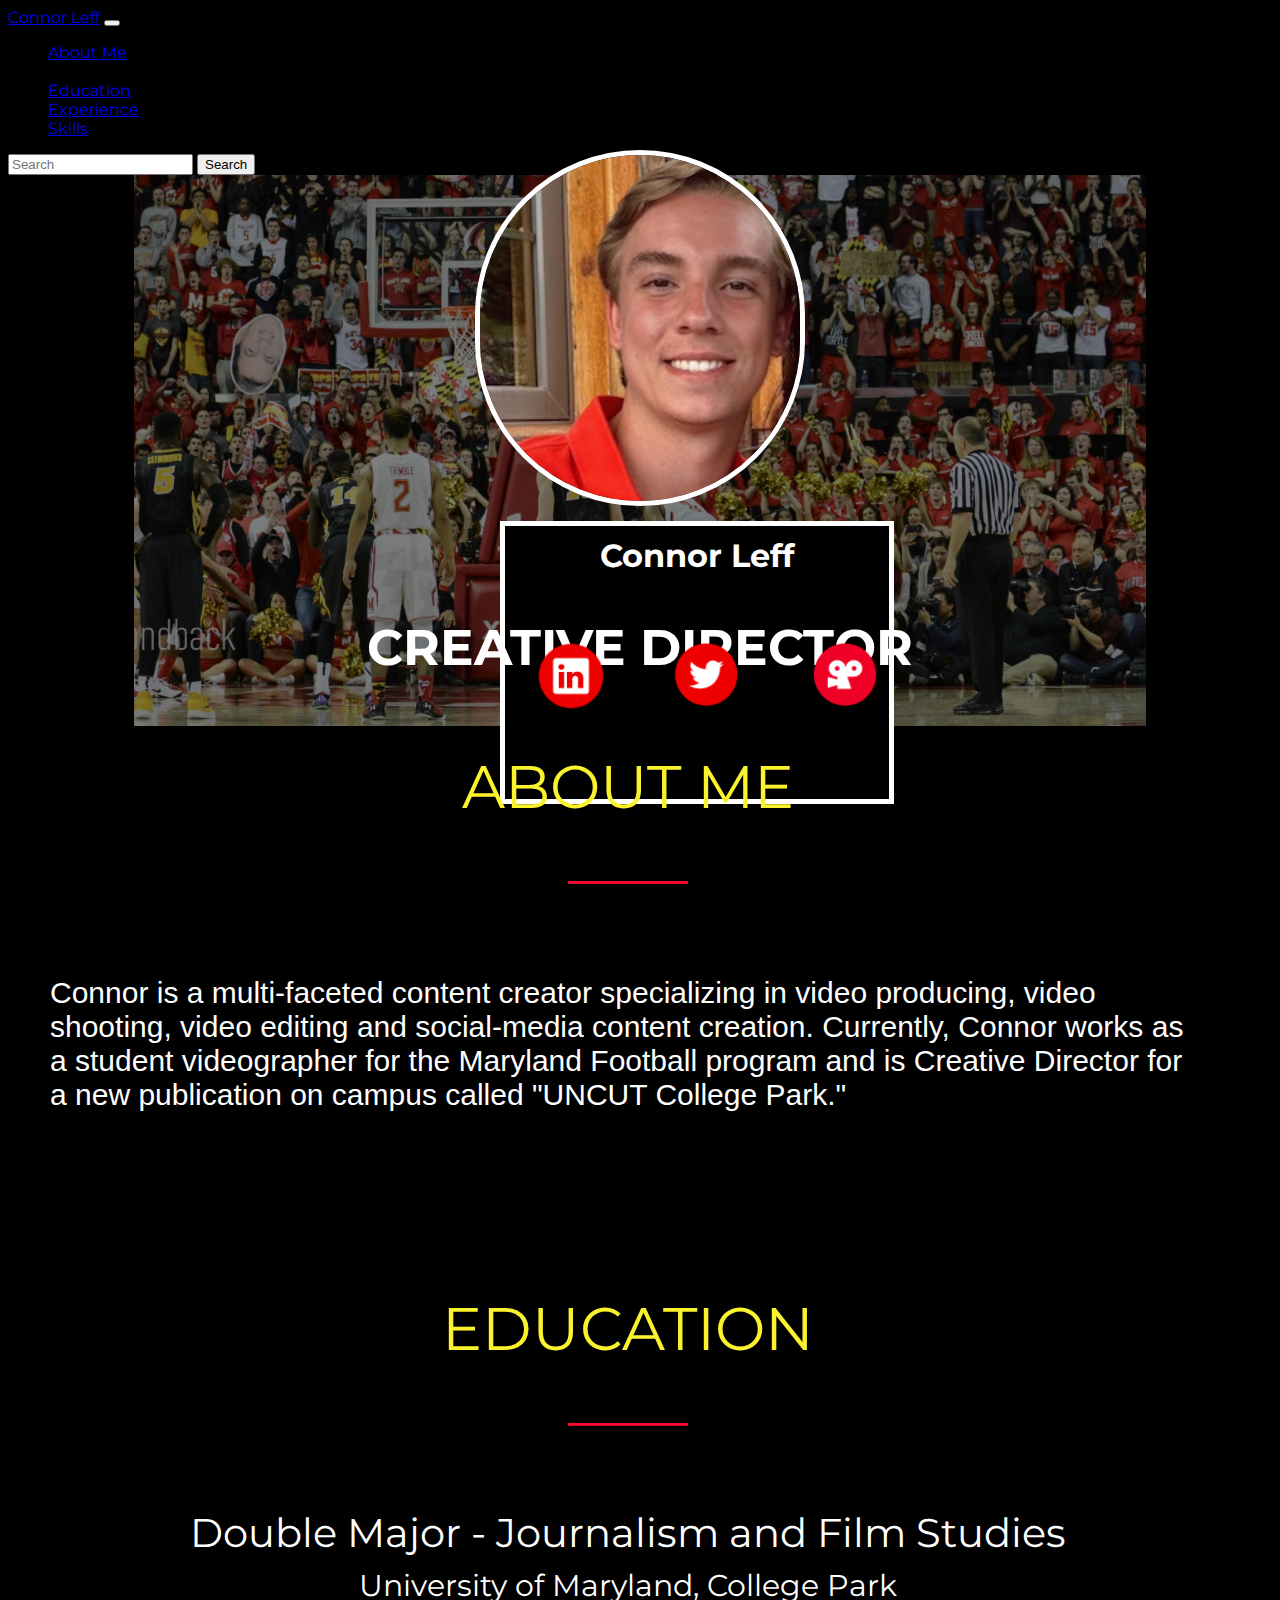
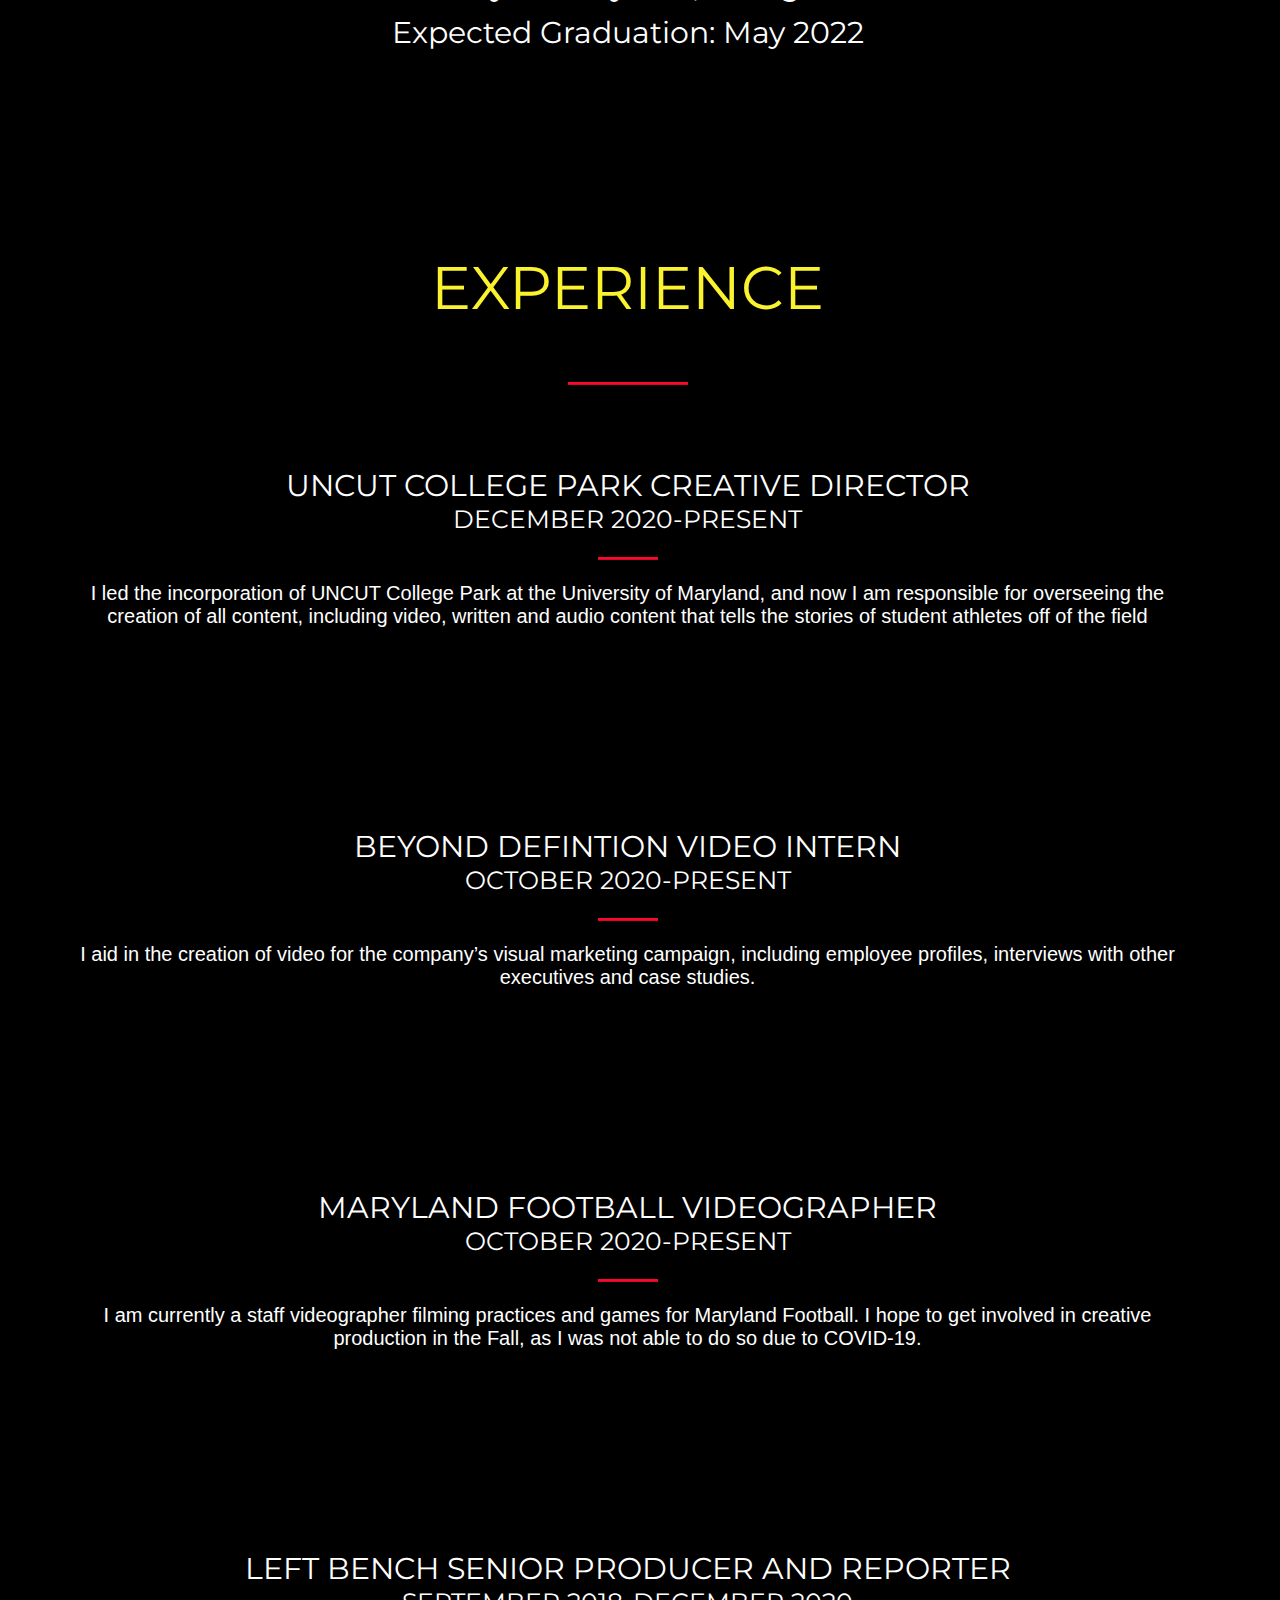
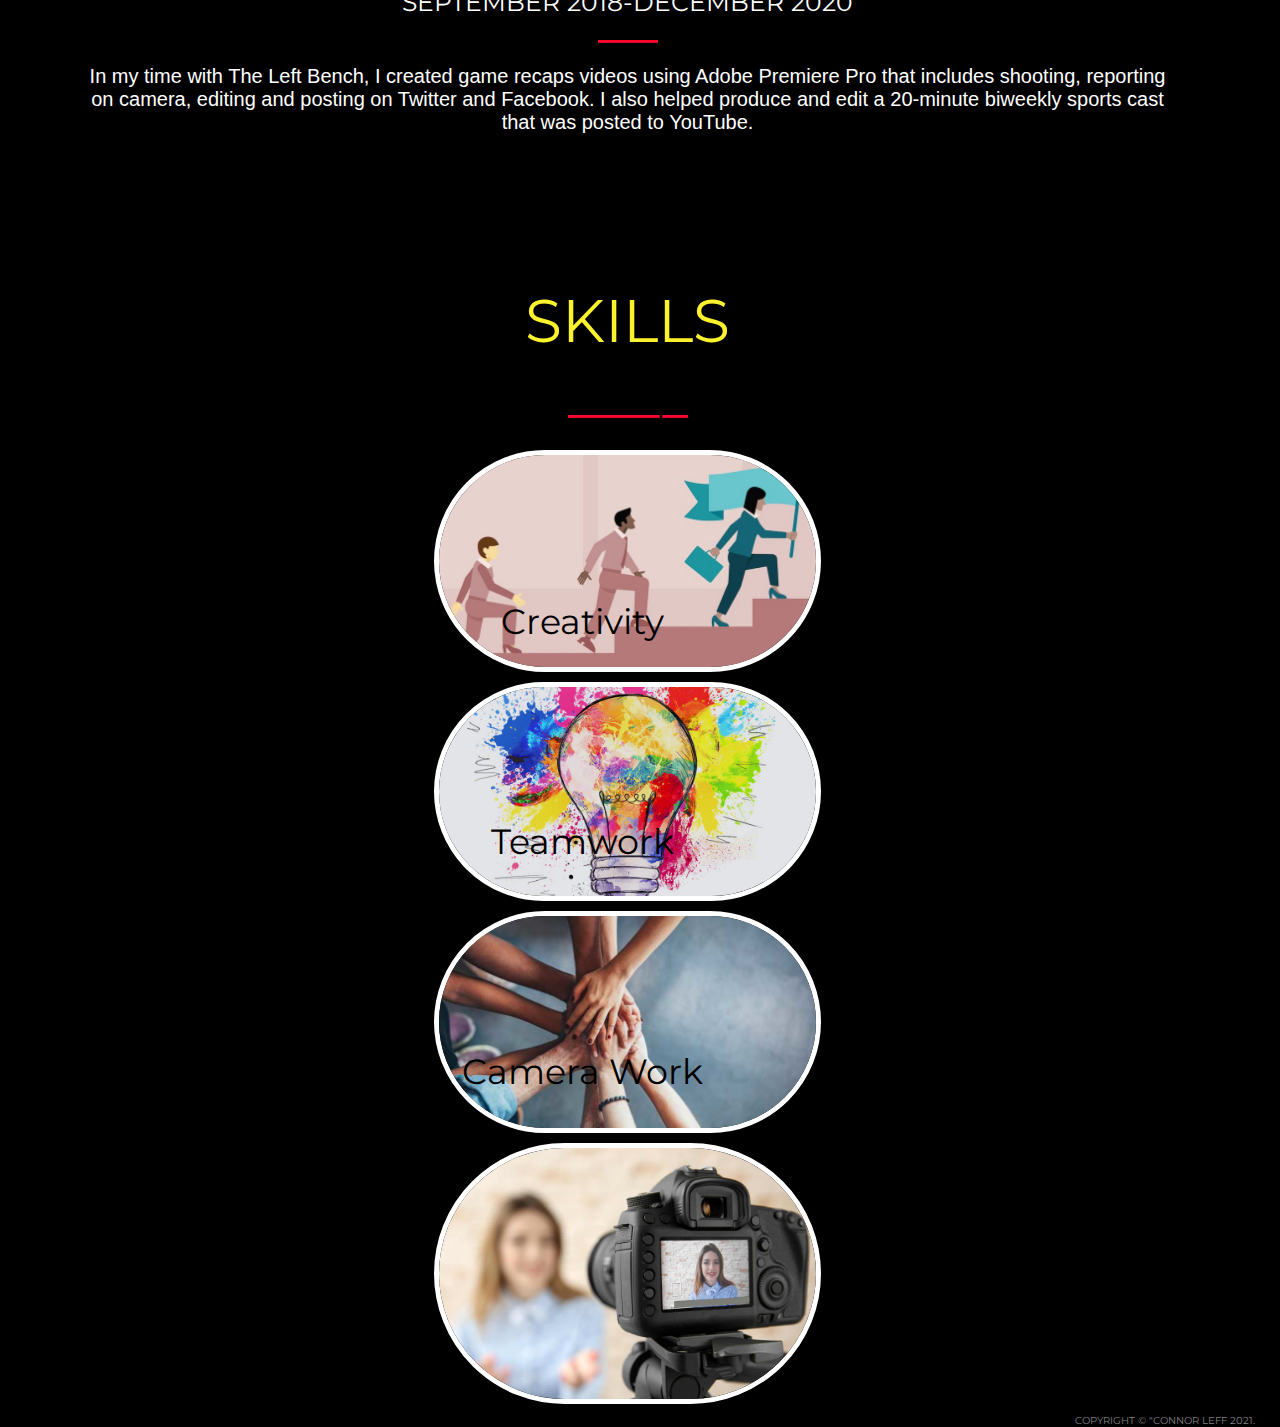
<file: ADVANCED RESUME/index.html>
<!DOCTYPE html>
<html lang="en" dir="ltr">
  <head>
    <title>Advanced Resume - Connor Leff</title>
  </head>
  <link rel="stylesheet" type="text/css" href="style.css">
  <link href="https://cdn.jsdelivr.net/npm/bootstrap@5.0.0-beta3/dist/css/bootstrap.min.css" rel="stylesheet" integrity="sha384-eOJMYsd53ii+scO/bJGFsiCZc+5NDVN2yr8+0RDqr0Ql0h+rP48ckxlpbzKgwra6" crossorigin="anonymous">
  <link href="https://fonts.googleapis.com/css2?family=Montserrat:wght@700&display=swap" rel="stylesheet">
  

  <body style="background-color: black">

    <nav class="navbar navbar-expand-lg navbar-light bg-light navbar-static-top">
  <div class="container-fluid">
    <a class="navbar-brand" href="#">Connor Leff</a>
    <button class="navbar-toggler" type="button" data-bs-toggle="collapse" data-bs-target="#navbarSupportedContent" aria-controls="navbarSupportedContent" aria-expanded="false" aria-label="Toggle navigation">
      <span class="navbar-toggler-icon"></span>
    </button>
    <div class="collapse navbar-collapse" id="navbarSupportedContent">
      <ul class="navbar-nav me-auto mb-2 mb-lg-0">
        <li class="nav-item">
          <a class="nav-link active" aria-current="page" href="#">About Me</a>
          <div class="tab">
<!-- Tab content -->
        </li>
        <li class="nav-item">
          <a class="nav-link" href="#"></a>
        </li>
        <a class="nav-link active" aria-current="page" href="#">Education</a>
        <li class="nav-item">
          <a class="nav-link active" aria-current="page" href="#">Experience</a>
        </li>
        <li>
        <a class="nav-link active" aria-current="page" href="#">Skills</a>
        </li>
          </ul>
      <form class="d-flex">
        <input class="form-control me-2" type="search" placeholder="Search" aria-label="Search">
        <button class="btn btn-outline-success" type="submit">Search</button>
      </form>
    </div>
  </div>
</nav>

    <img src="umd.png" alt="background" id="bball">
    <img src="connor leff.jpeg" alt="profile" id="profile">
    <h1>Connor Leff</h1>
    <h2>Creative Director</h2>
<!-- Clickable Buttons for my LinkedIn, Twitter and Portfolio -->
    <a href="https://www.linkedin.com/in/connor-leff-a30b1b196/">
    <img src="linkedin button.png" alt="LinkedIn" id="LinkedIn">
    </a>

    <a href="https://twitter.com/connor_leff1">
    <img src="twitter button.png" alt="Twitter" id="Twitter">
    </a>

    <a href="https://sites.google.com/view/connor-leff-portfolio/home">
    <img src="portfolio button.png" alt="Portfolio" id="Portfolio">
    </a>

    <div class="container">
    <div class="row">
      <div class="col">
        About Me
        <div id="line">
          ____
          </div>
          <p>Connor is a multi-faceted content creator specializing in video producing, video shooting, video editing and social-media content creation. Currently, Connor works as a student videographer for the Maryland Football program and is Creative Director for a new publication on campus called "UNCUT College Park."</p>
      </div>
    <div class="row">
      <div class="col">
        Education
        <div id="line">
          ____
          </div>
        <div id="double">
        Double Major - Journalism and Film Studies
        </div>
        <div id="university">
          University of Maryland, College Park
        </div>
        <div id="graduation">
        Expected Graduation: May 2022
        </div>
    <div class="row">
        <div class="col">
            Experience
          </div>
          <div id="line">
            ____
            </div>
      <div class="row">
        <div class="col-sm">
          <div class="position">
            UNCUT College Park Creative Director
            </div>
            <div class="time">
              December 2020-Present
              </div>
            <div id="line2">
                __
                </div>
            <div class="description">
              I led the incorporation of UNCUT College Park at the University of Maryland, and now I am responsible for overseeing the creation of all content, including video, written and audio content that tells the stories of student athletes off of the field
              </div>
      </div>
      <div class="col-sm">
        <div class="position">
            Beyond Defintion Video Intern
          </div>
          <div class="time">
            October 2020-Present
            </div>
            <div id="line2">
                __
                </div>
          <div class="description">
          I aid in the creation of video for the company’s visual marketing campaign, including employee profiles, interviews with other executives and case studies.
            </div>
      </div>
      <div class="row">
        <div class="col-sm">
          <div class="position">
            Maryland Football Videographer
            </div>
            <div class="time">
              October 2020-Present
              </div>
            <div id="line2">
                __
                </div>
            <div class="description">
              I am currently a staff videographer filming practices and games for Maryland Football. I hope to get involved in creative production in the Fall, as I was not able to do so due to COVID-19.
              </div>
      </div>
      <div class="col-sm">
        <div class="position">
            Left Bench Senior Producer and Reporter
          </div>
          <div class="time">
            September 2018-December 2020
            </div>
            <div id="line2">
                __
                </div>
          <div class="description">
            In my time with The Left Bench, I created game recaps videos using Adobe Premiere Pro that includes shooting, reporting on camera, editing and posting on Twitter and Facebook. I also helped produce and edit a 20-minute biweekly sports cast that was posted to YouTube.
          </div>
          </div>
<div class="row">
  <div class="col">
  Skills
  <div id="line">
      ____
    </div>
    <div id="leadership">
      Leadership
      </div>
      <img src="leadership.jpg" alt="leadership" id="skillpic">
      <div id="creativity">
      Creativity
        </div>
      <img src="creativity.jpg" alt="creativity" id="skillpic">
      <div id="teamwork">
        Teamwork
        </div>
        <img src="teamwork.png" alt="teamwork" id="skillpic">
        <div id="camera">
          Camera Work
          </div>
          <img src="camera shootinh.jpg" alt="camera" id="skillpic">
          <div id="copyright">
COPYRIGHT © "CONNOR LEFF 2021.
</div>
  </body>
</html>
</file>
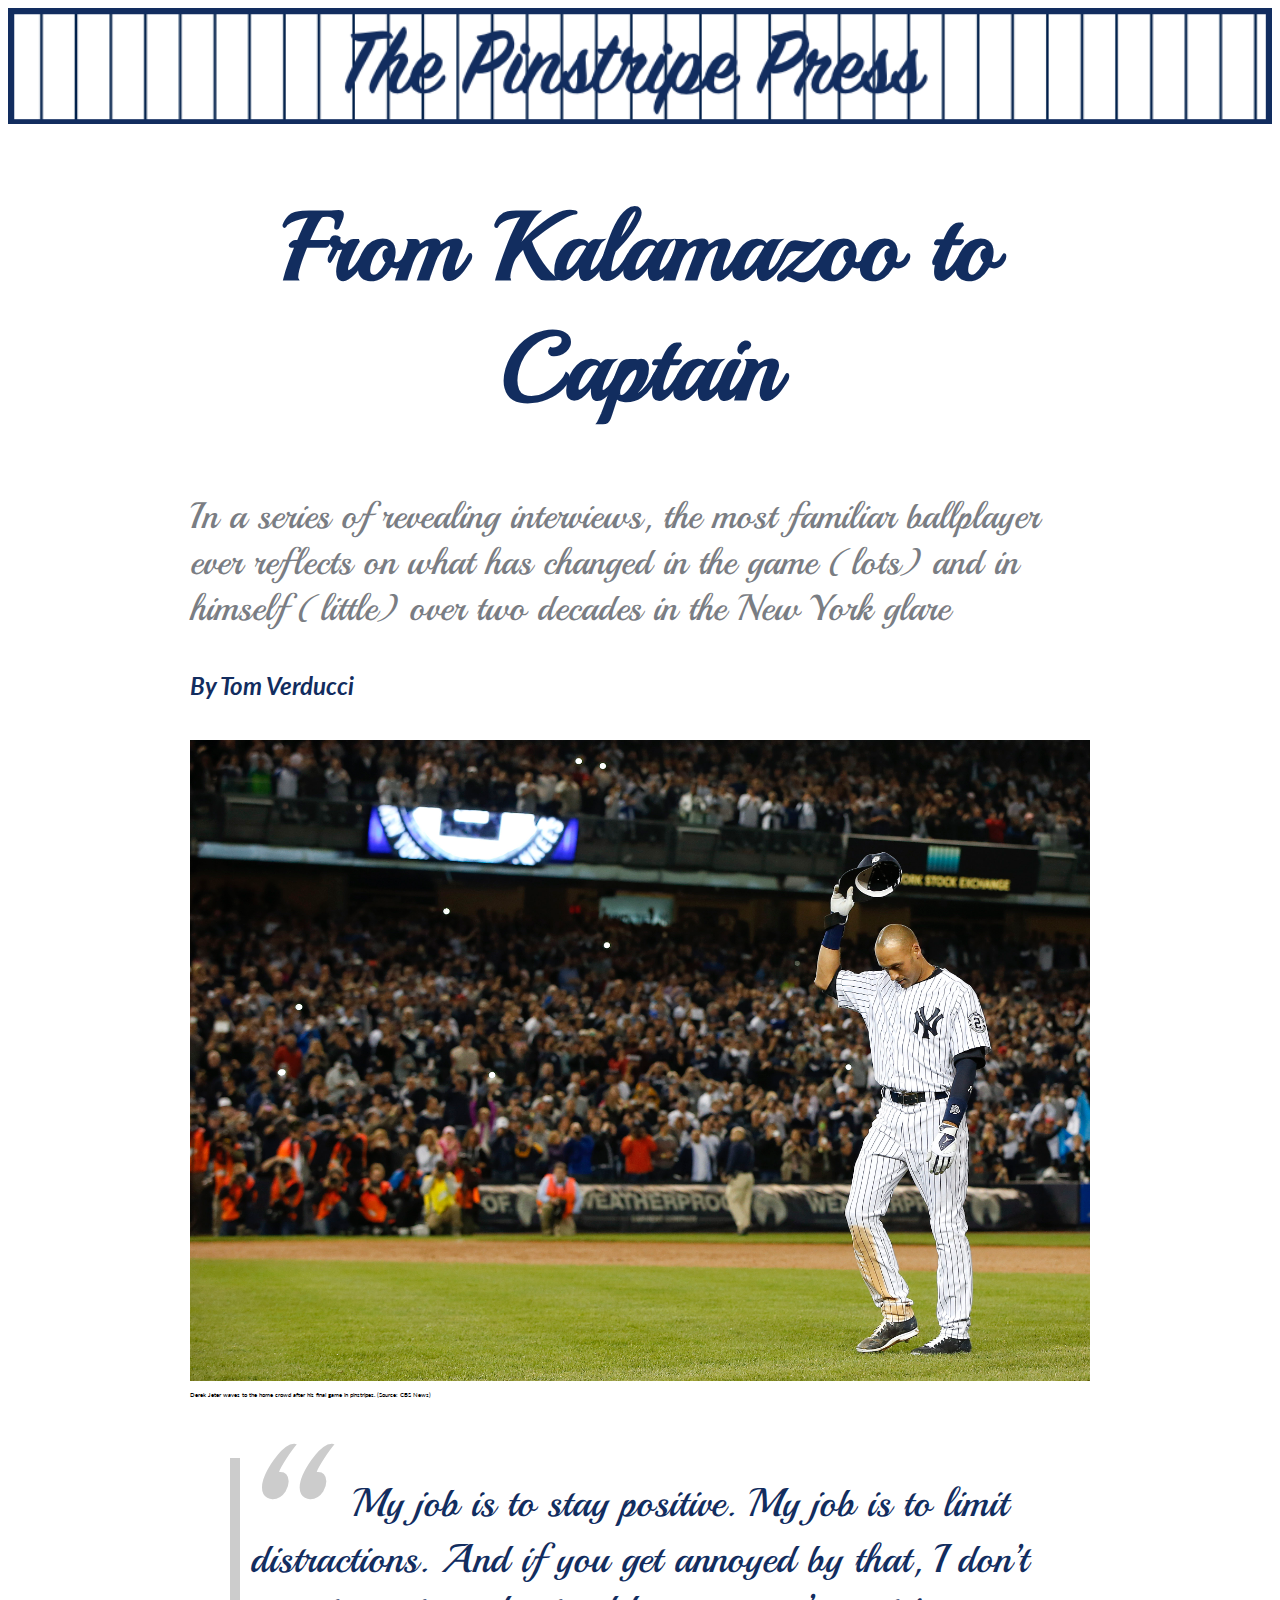
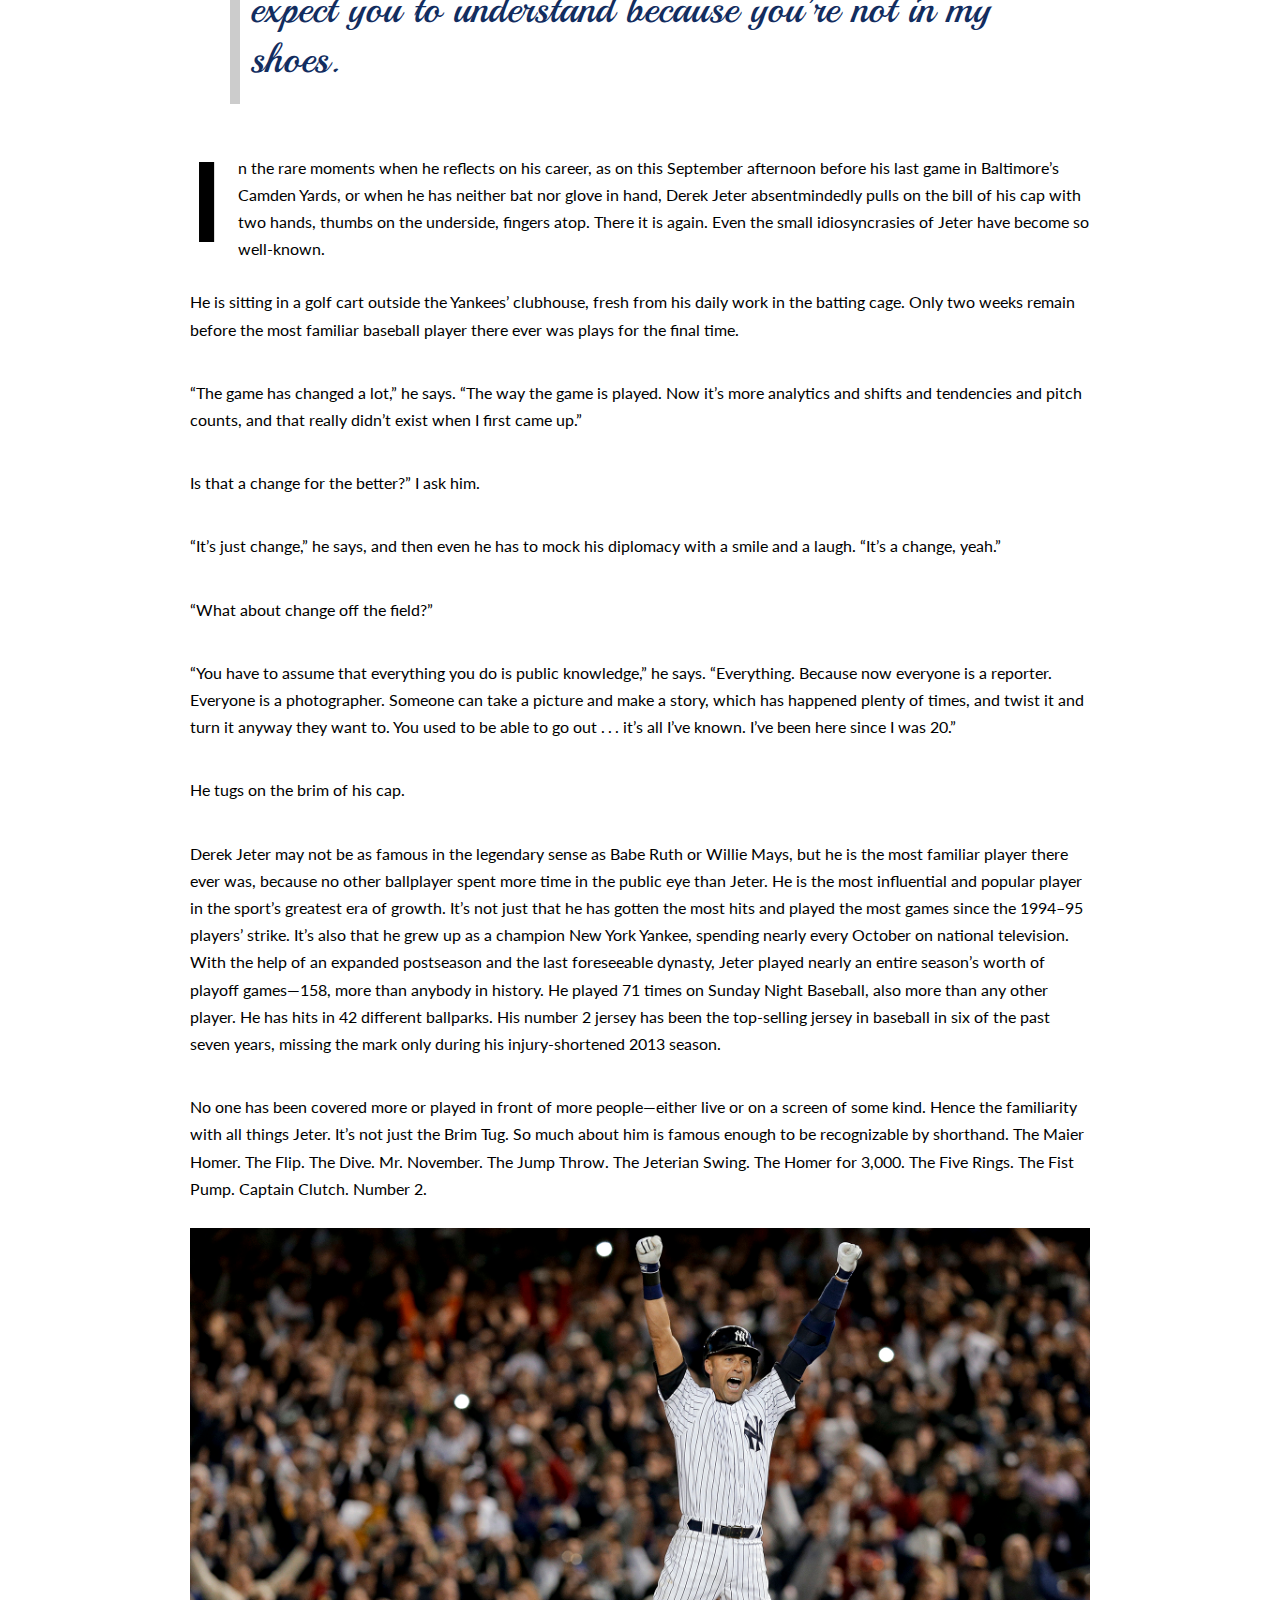
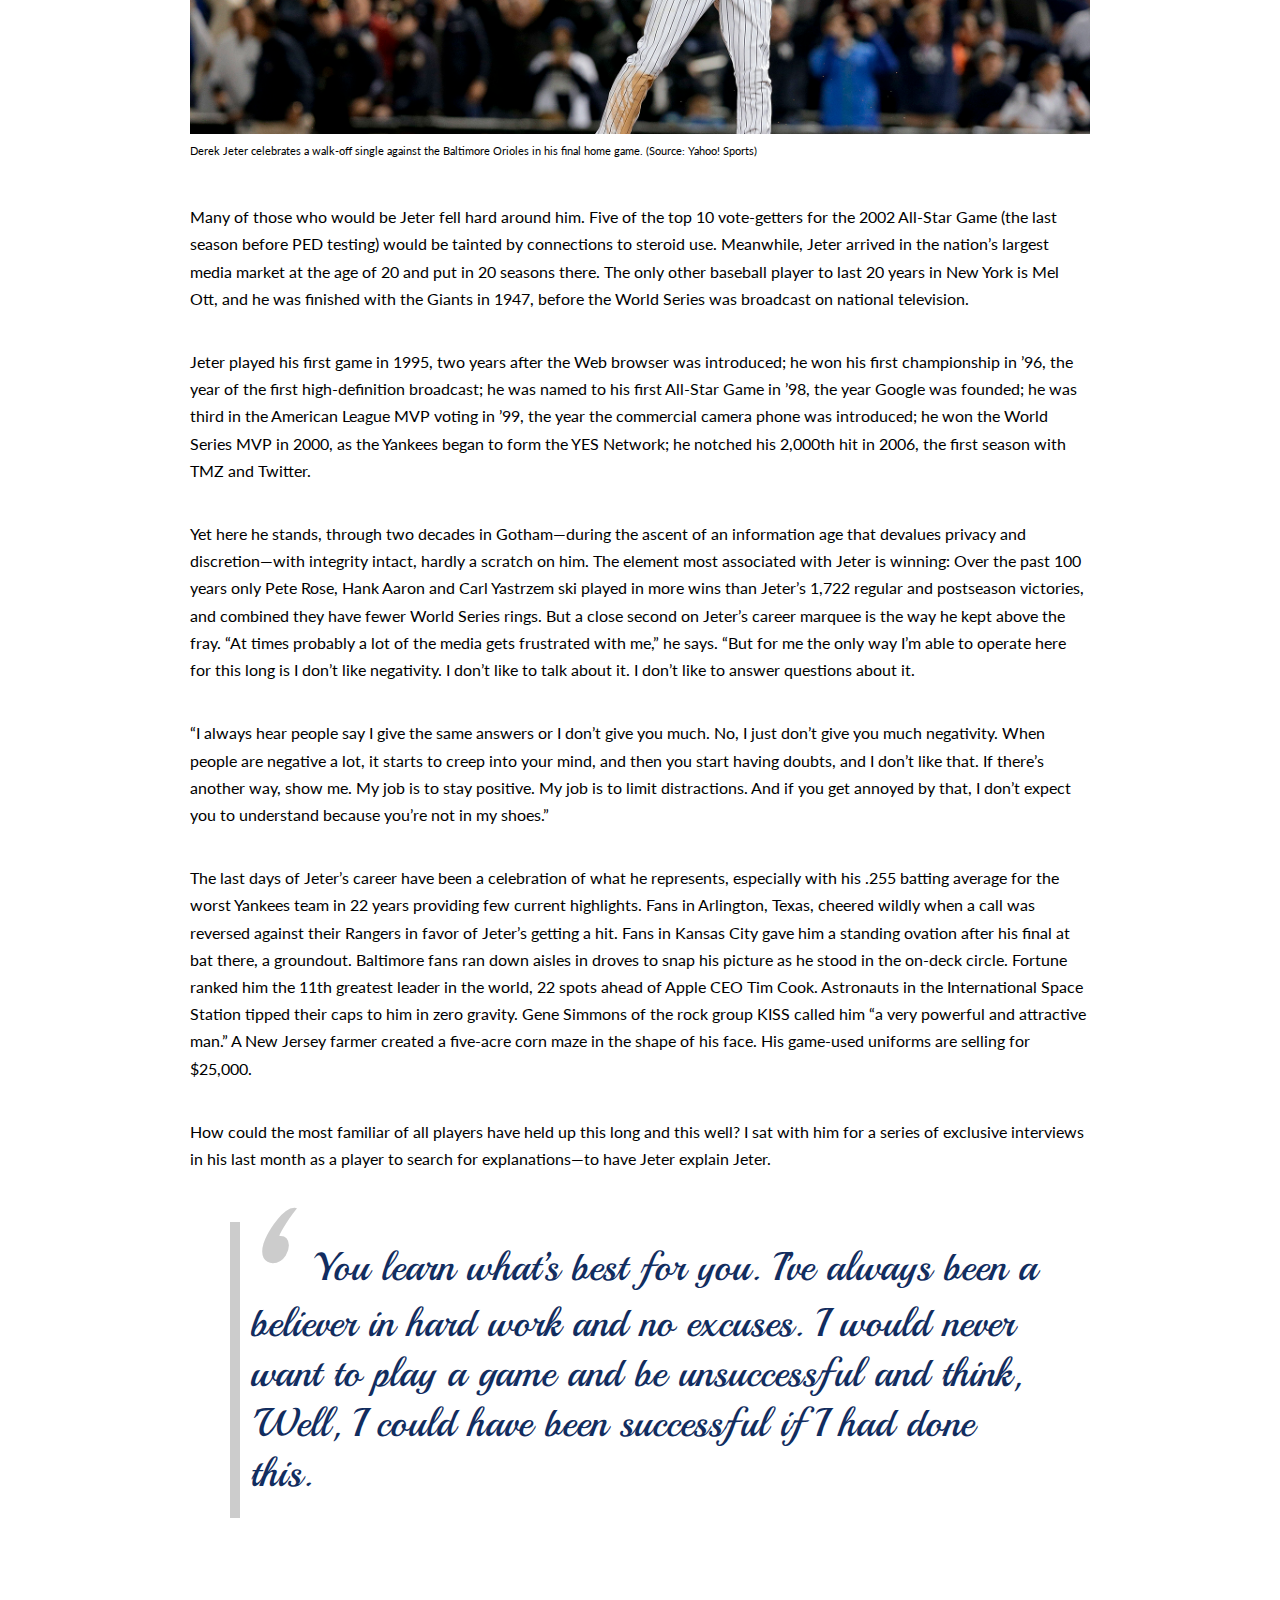
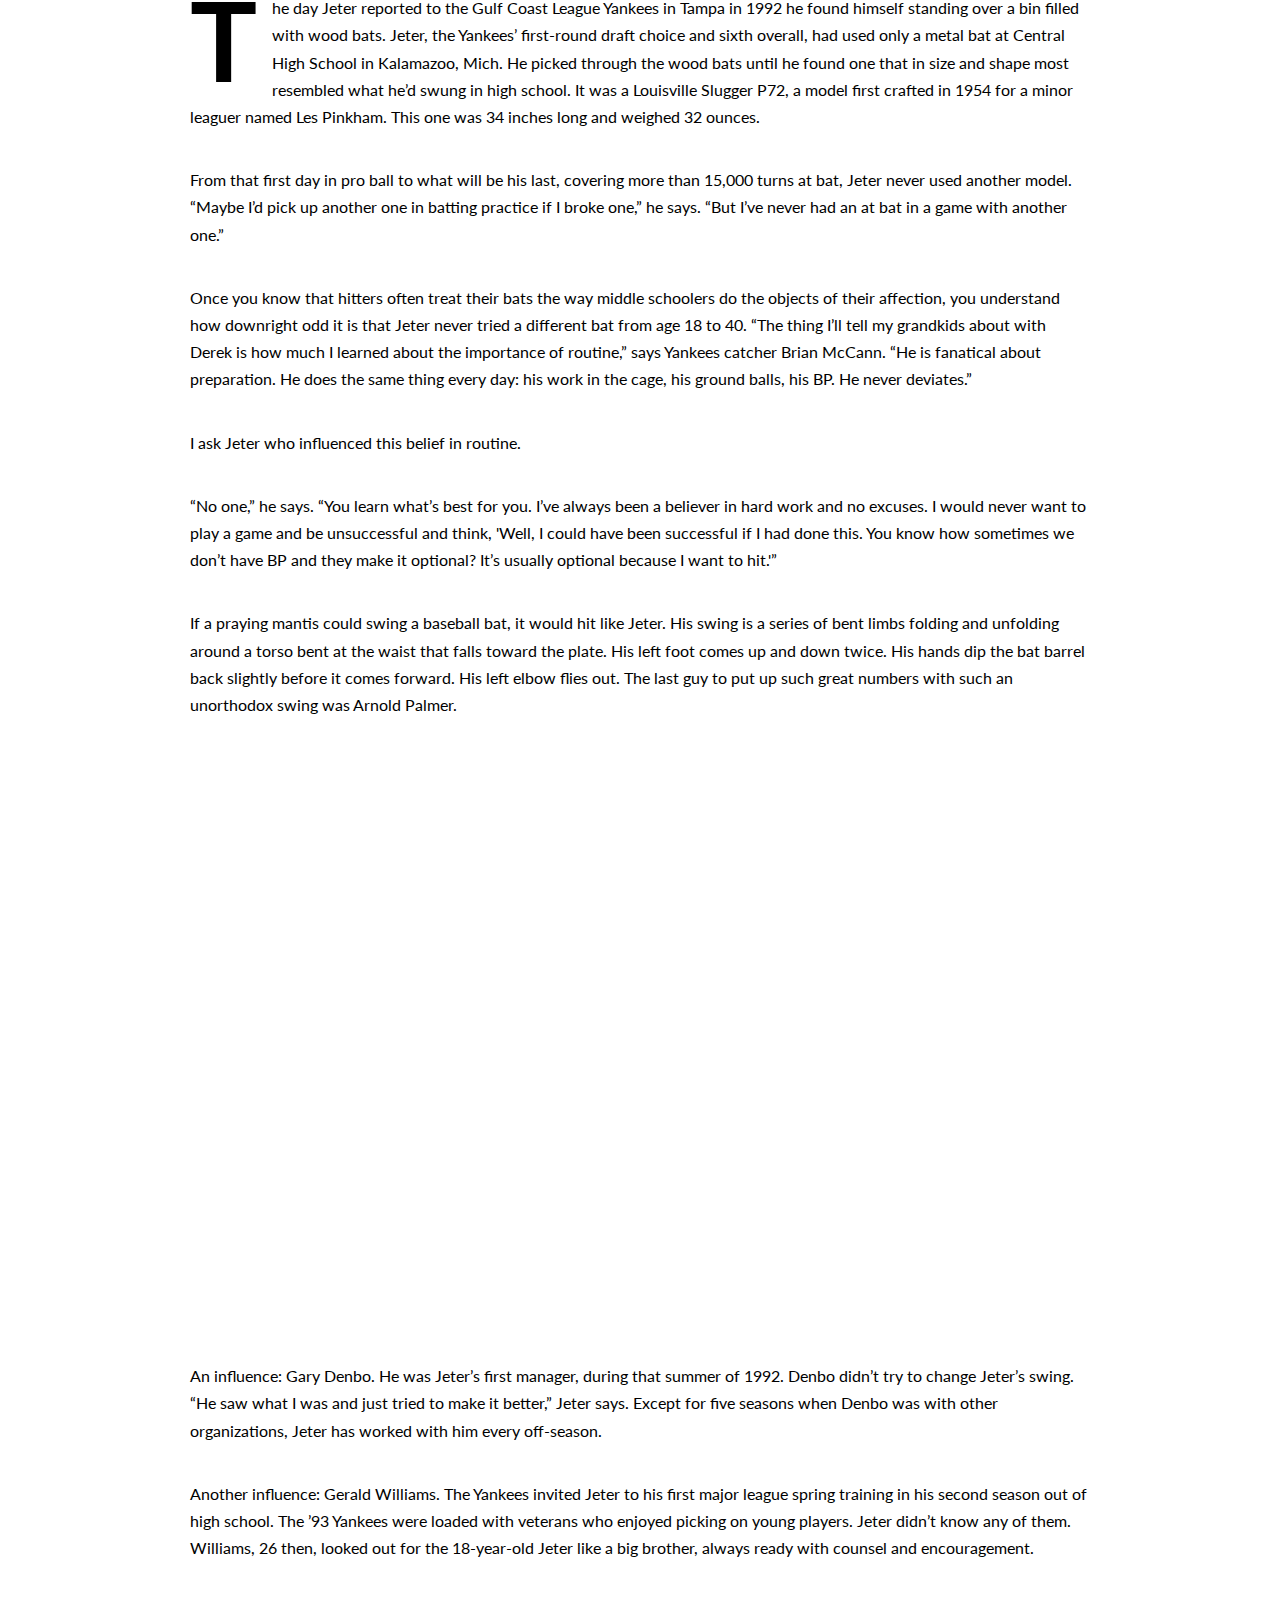
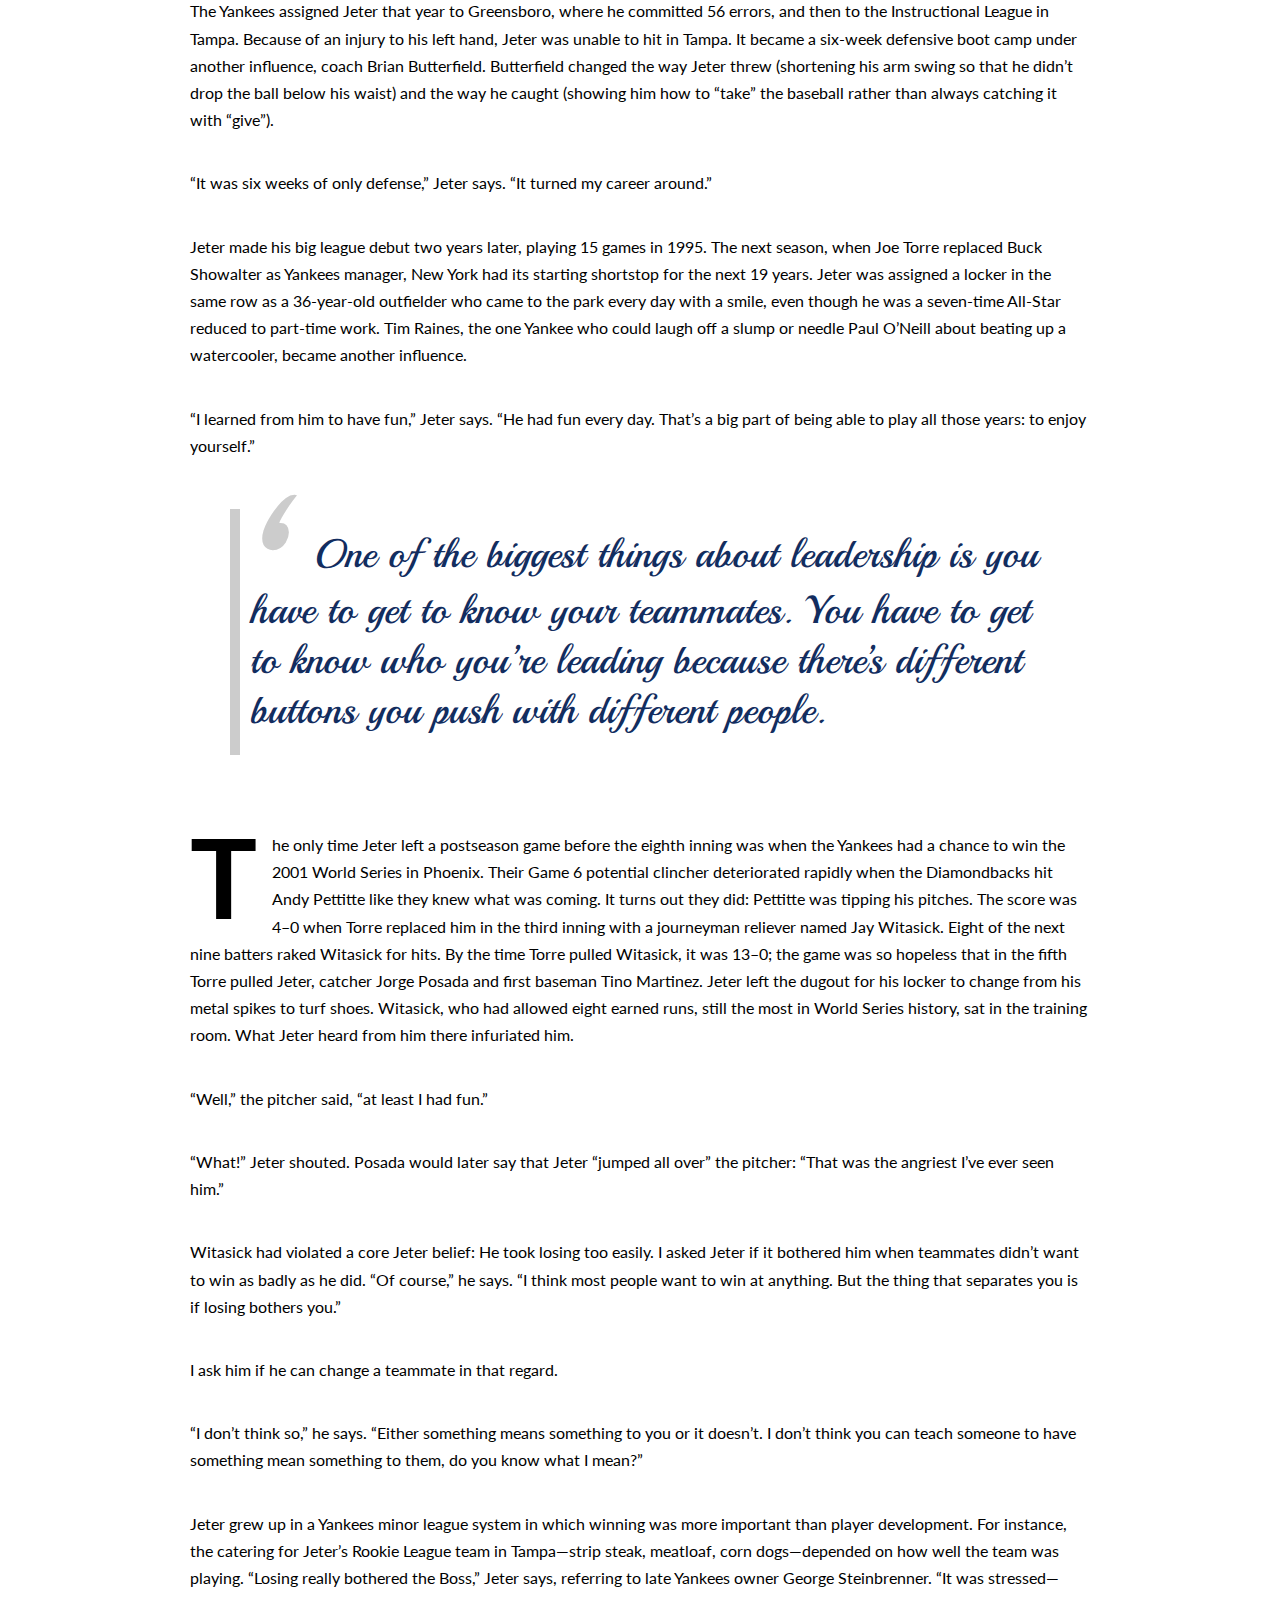
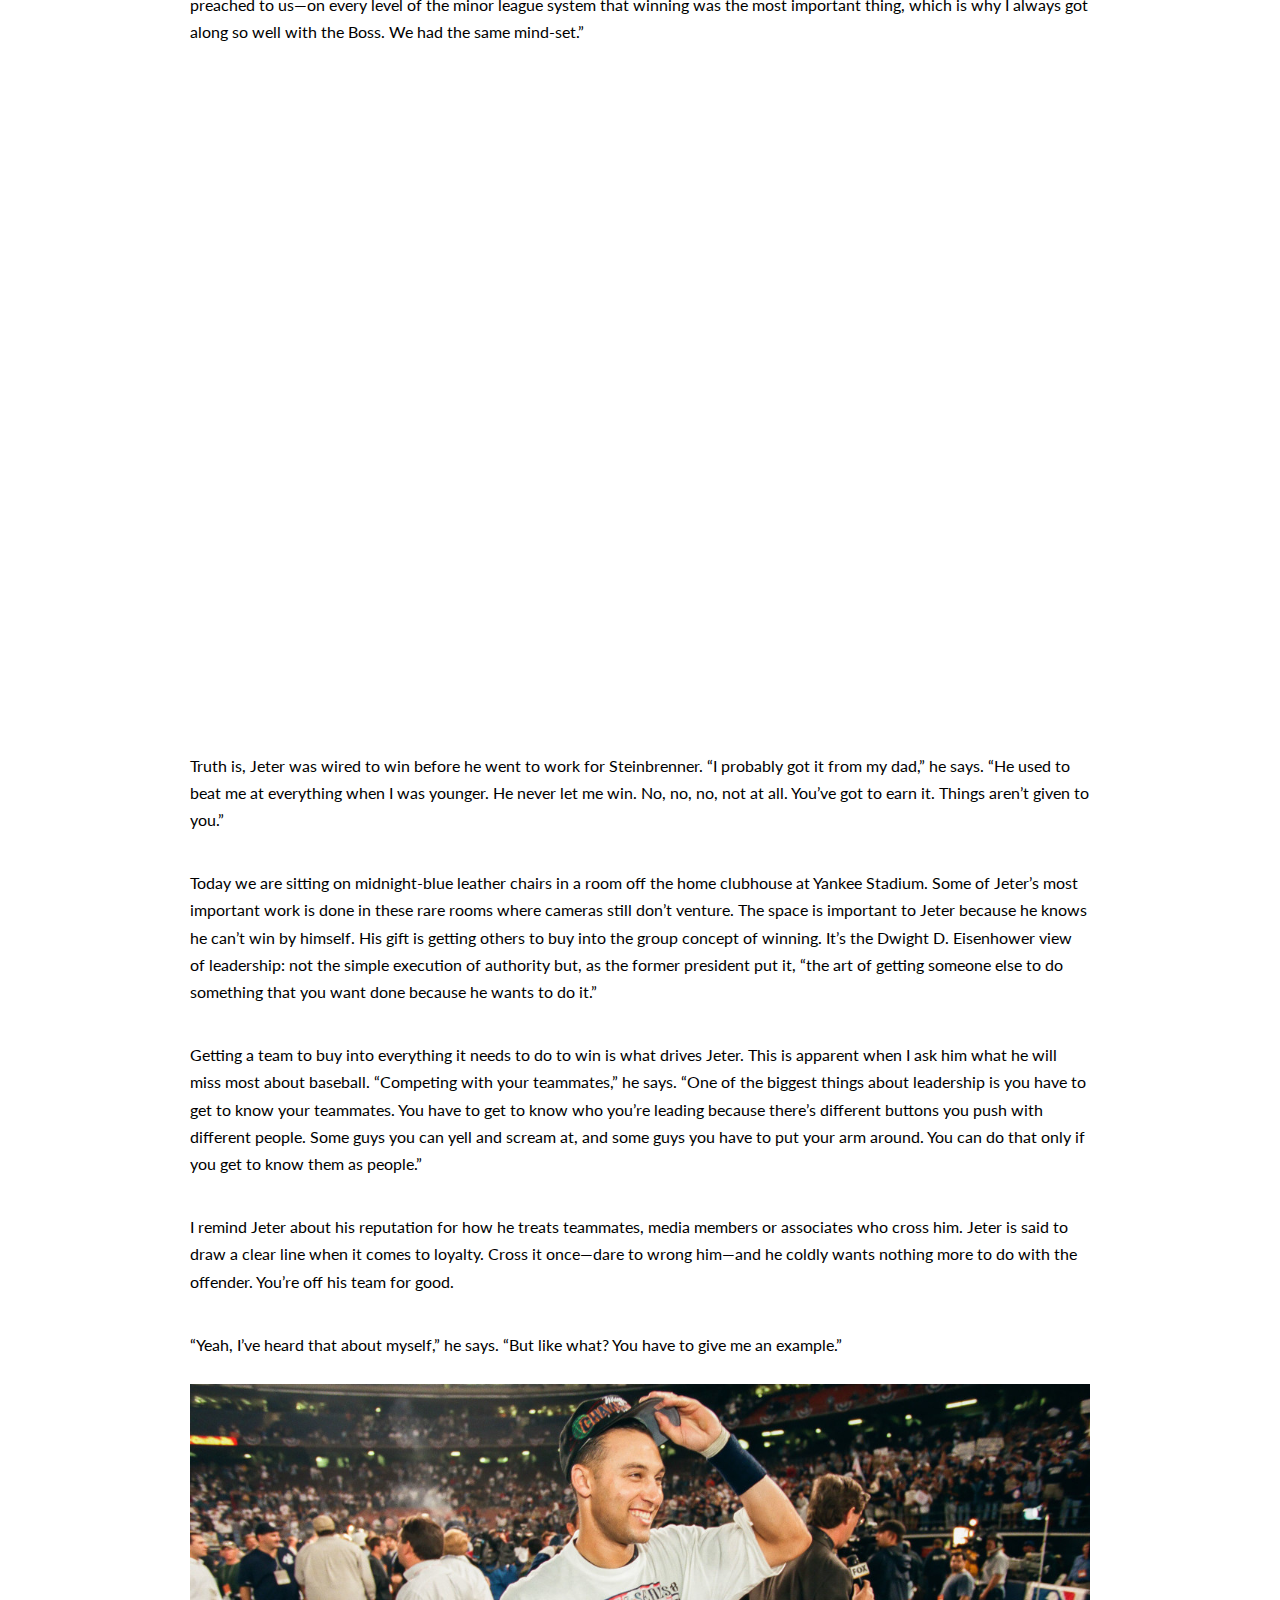
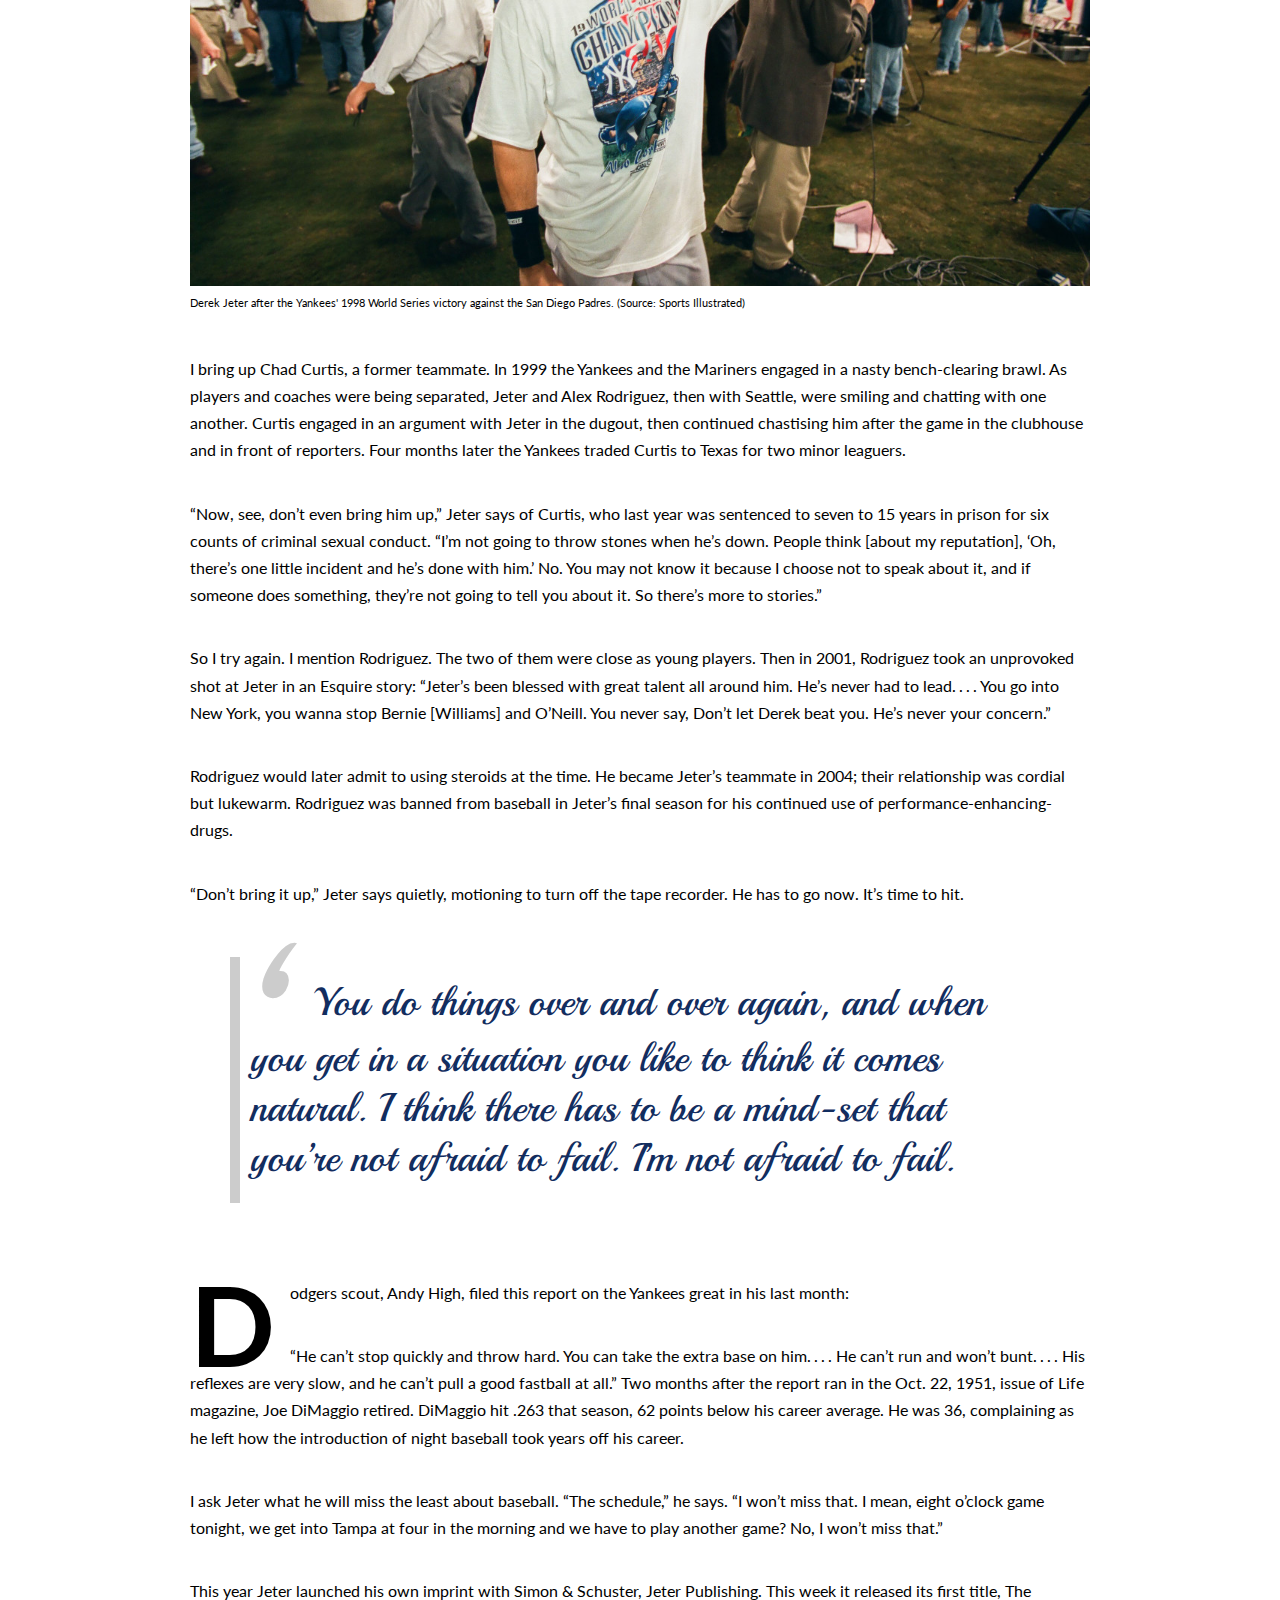
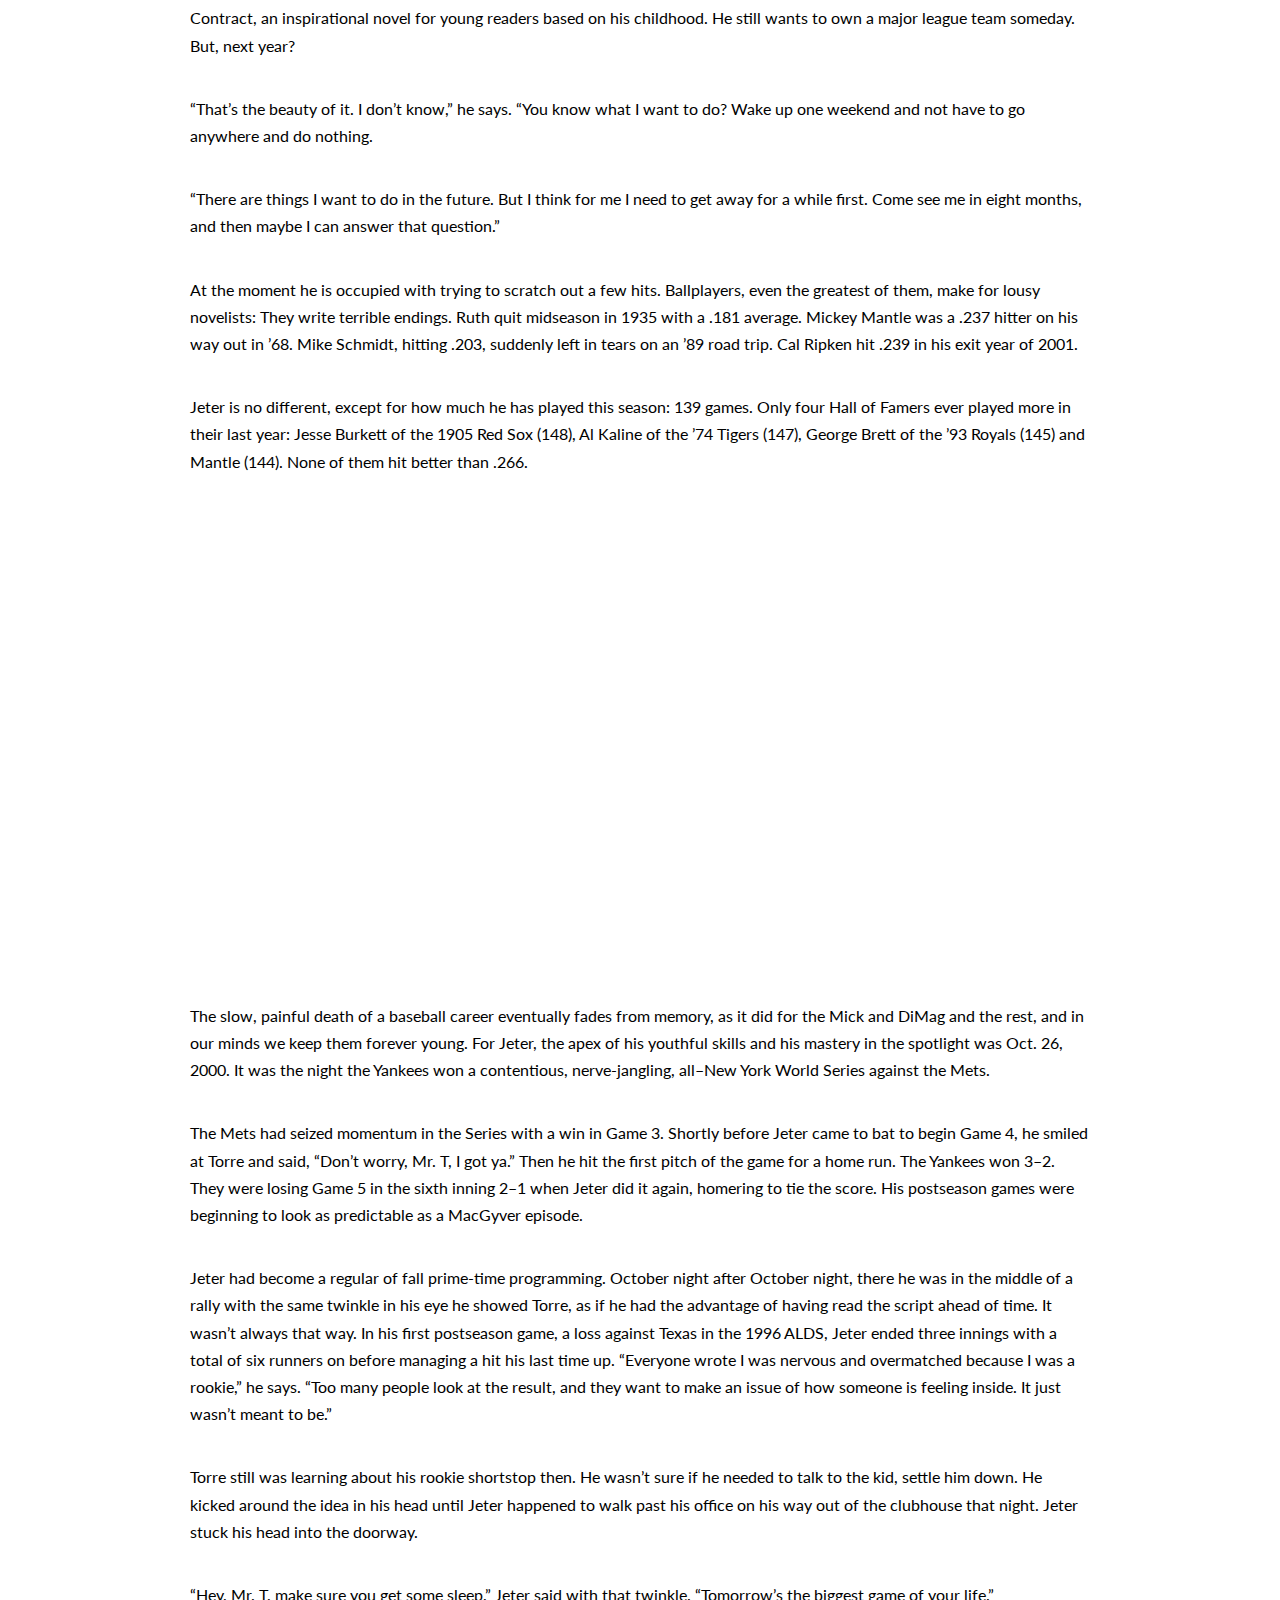
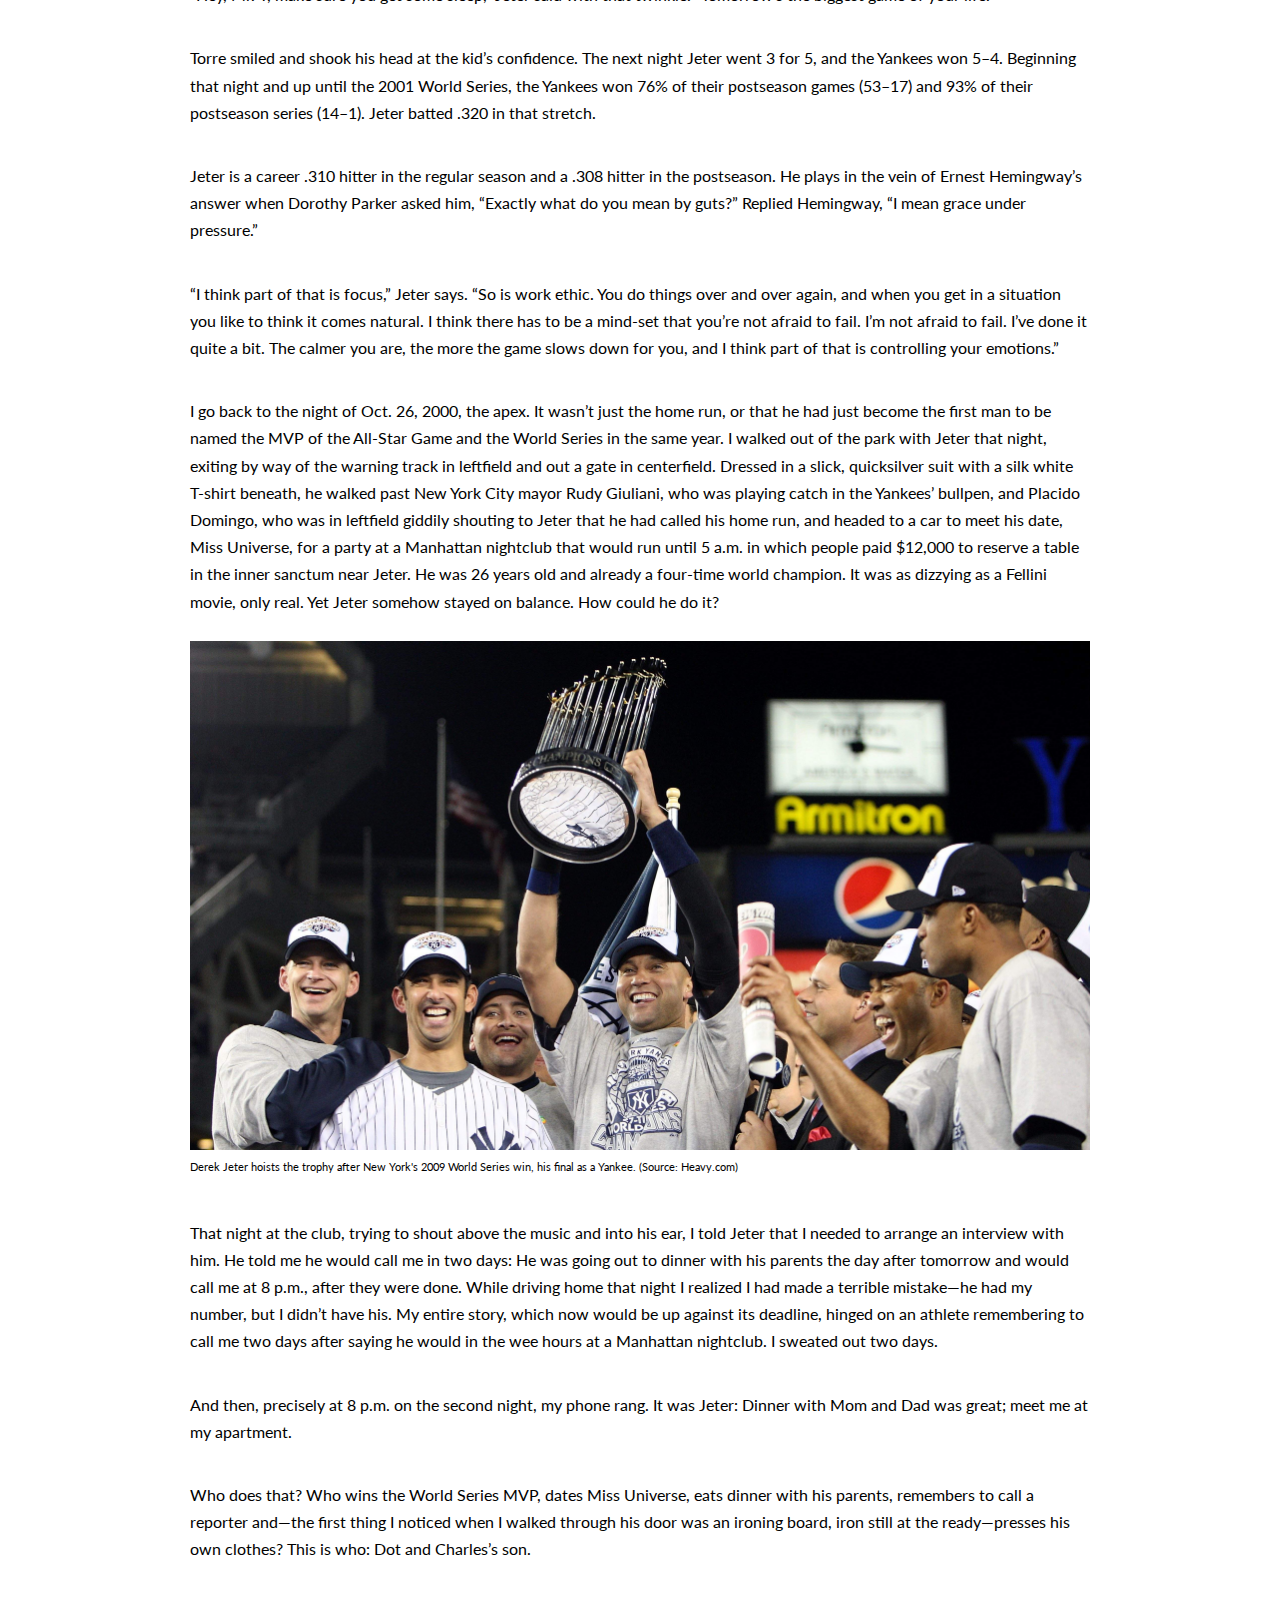
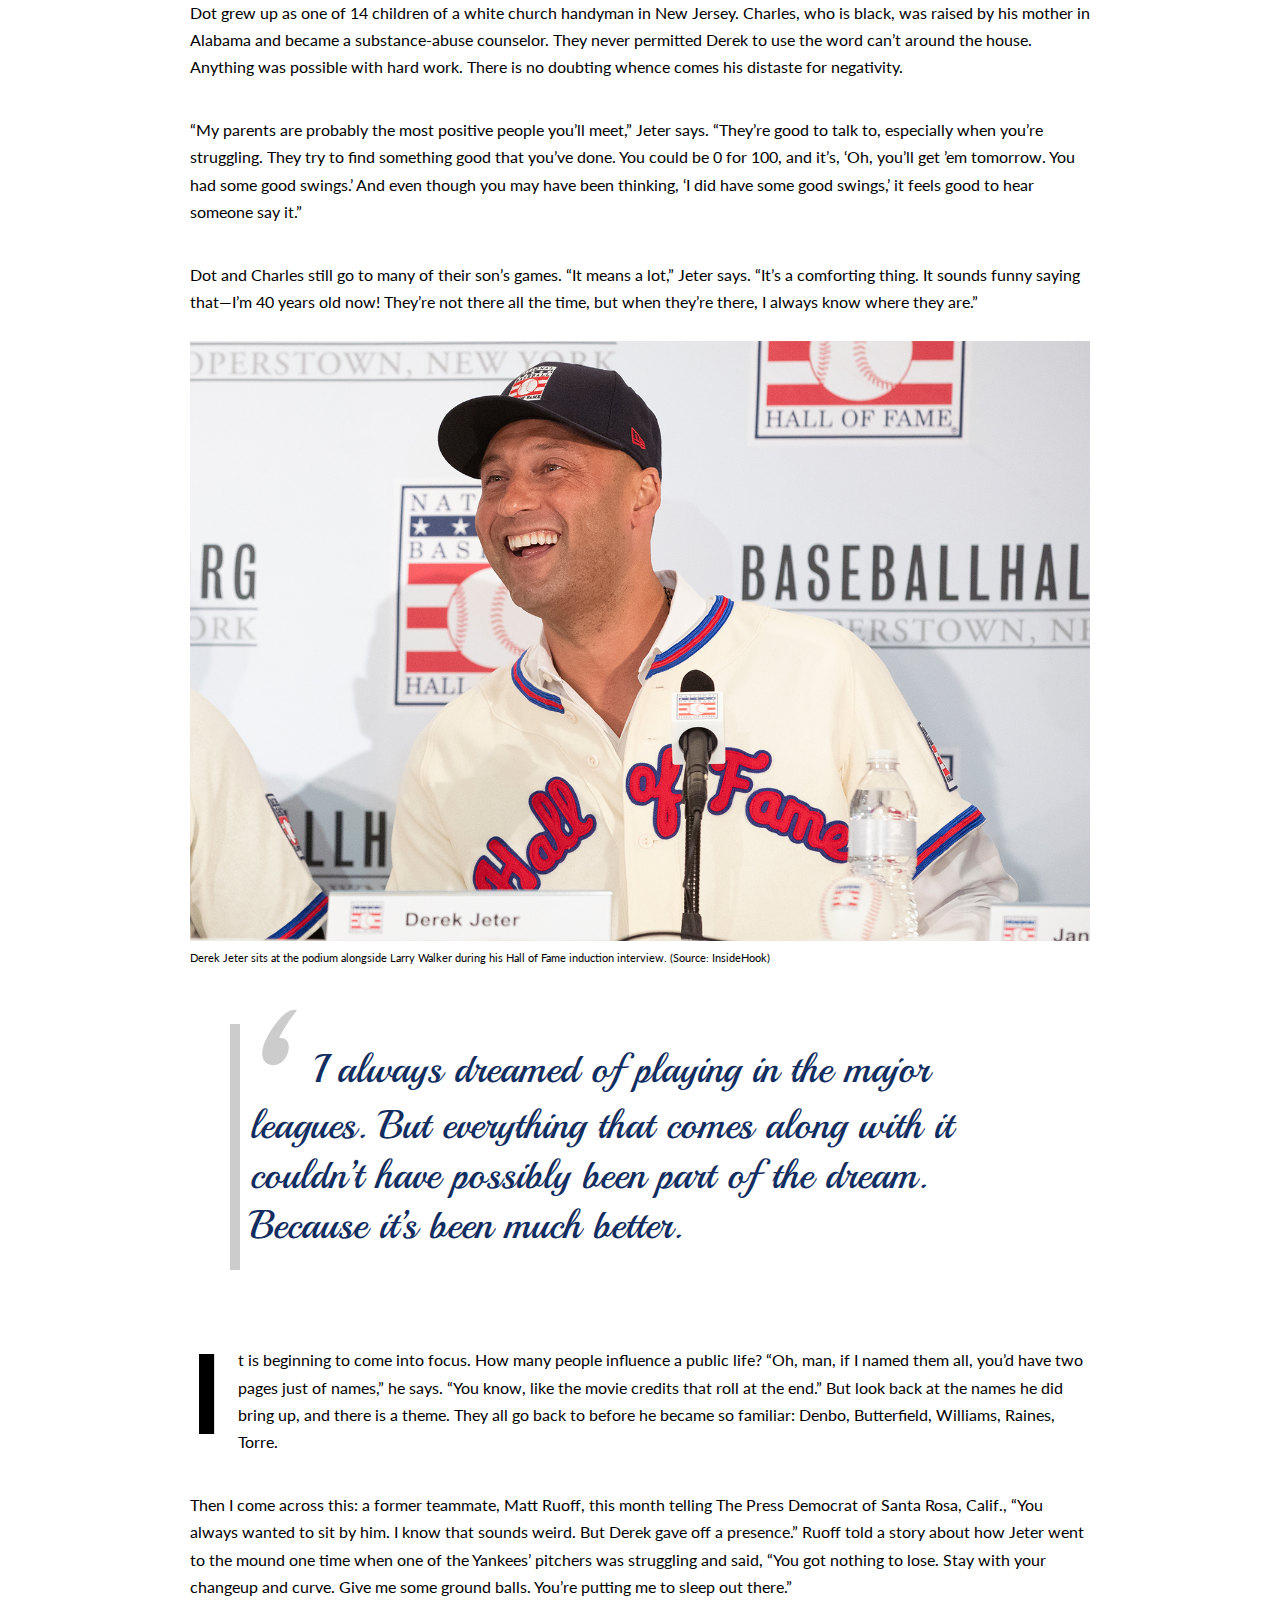
<file: data-viz-project/index.html>
<!DOCTYPE html>
<html lang="en">
<head>
  <title>From Kalamazoo to Cooperstown</title>
  <link rel="stylesheet" type="text/css" href="style.css">
  <link rel="preconnect" href="https://fonts.gstatic.com">
  <link href="https://fonts.googleapis.com/css2?family=Playball&display=swap" rel="stylesheet">
  <link href="https://fonts.googleapis.com/css2?family=Lato&display=swap" rel="stylesheet">

</head>

<body>
  <img src="masthead.png" alt="masthead" class="masthead">
  <div class="container">
      <h1>From Kalamazoo to Captain</h1>
    <div id="explain">
      In a series of revealing interviews, the most familiar ballplayer ever reflects on what has changed in the game (lots) and in himself (little) over two decades in the New York glare
    </div>
    <div id="byline">
  By Tom Verducci
  </div>
  <img src="derek-jeter-1.jpeg" alt="jeter1" class="picture">
  <div class="captions2">
    Derek Jeter waves to the home crowd after his final game in pinstripes. (Source: CBS News)
  </div>
      <blockquote>
    My job is to stay positive. My job is to limit distractions. And if you get annoyed by that, I don’t expect you to understand because you’re not in my shoes.
    </blockquote>

      <div class="drop">
          In the rare moments when he reflects on his career, as on this September afternoon before his last game in Baltimore’s Camden Yards, or when he has neither bat nor glove in hand, Derek Jeter absentmindedly pulls on the bill of his cap with two hands, thumbs on the underside, fingers atop. There it is again. Even the small idiosyncrasies of Jeter have become so well-known.
          </div>

  <p>He is sitting in a golf cart outside the Yankees’ clubhouse, fresh from his daily work in the batting cage. Only two weeks remain before the most familiar baseball player there ever was plays for the final time.</p>

  <p>“The game has changed a lot,” he says. “The way the game is played. Now it’s more analytics and shifts and tendencies and pitch counts, and that really didn’t exist when I first came up.”
  </p>

  <p>Is that a change for the better?” I ask him.</p>

  <p>“It’s just change,” he says, and then even he has to mock his diplomacy with a smile and a laugh. “It’s a change, yeah.”</p>

  <p>“What about change off the field?”</p>

  <p>“You have to assume that everything you do is public knowledge,” he says. “Everything. Because now everyone is a reporter. Everyone is a photographer. Someone can take a picture and make a story, which has happened plenty of times, and twist it and turn it anyway they want to. You used to be able to go out . . . it’s all I’ve known. I’ve been here since I was 20.”</p>

  <p>He tugs on the brim of his cap.</p>

  <p>Derek Jeter may not be as famous in the legendary sense as Babe Ruth or Willie Mays, but he is the most familiar player there ever was, because no other ballplayer spent more time in the public eye than Jeter. He is the most influential and popular player in the sport’s greatest era of growth. It’s not just that he has gotten the most hits and played the most games since the 1994–95 players’ strike. It’s also that he grew up as a champion New York Yankee, spending nearly every October on national television. With the help of an expanded postseason and the last foreseeable dynasty, Jeter played nearly an entire season’s worth of playoff games—158, more than anybody in history. He played 71 times on Sunday Night Baseball, also more than any other player. He has hits in 42 different ballparks. His number 2 jersey has been the top-selling jersey in baseball in six of the past seven years, missing the mark only during his injury-shortened 2013 season.</p>

  <p>No one has been covered more or played in front of more people—either live or on a screen of some kind. Hence the familiarity with all things Jeter. It’s not just the Brim Tug. So much about him is famous enough to be recognizable by shorthand. The Maier Homer. The Flip. The Dive. Mr. November. The Jump Throw. The Jeterian Swing. The Homer for 3,000. The Five Rings. The Fist Pump. Captain Clutch. Number 2.</p>

<img src="derek jeter walk off.jpeg" class="title"/>

<div class="captions">
  Derek Jeter celebrates a walk-off single against the Baltimore Orioles in his final home game. (Source: Yahoo! Sports)
</div>

  <p>Many of those who would be Jeter fell hard around him. Five of the top 10 vote-getters for the 2002 All-Star Game (the last season before PED testing) would be tainted by connections to steroid use. Meanwhile, Jeter arrived in the nation’s largest media market at the age of 20 and put in 20 seasons there. The only other baseball player to last 20 years in New York is Mel Ott, and he was finished with the Giants in 1947, before the World Series was broadcast on national television.</p>

  <p>Jeter played his first game in 1995, two years after the Web browser was introduced; he won his first championship in ’96, the year of the first high-definition broadcast; he was named to his first All-Star Game in ’98, the year Google was founded; he was third in the American League MVP voting in ’99, the year the commercial camera phone was introduced; he won the World Series MVP in 2000, as the Yankees began to form the YES Network; he notched his 2,000th hit in 2006, the first season with TMZ and Twitter.</p>

  <p>Yet here he stands, through two decades in Gotham—during the ascent of an information age that devalues privacy and discretion—with integrity intact, hardly a scratch on him. The element most associated with Jeter is winning: Over the past 100 years only Pete Rose, Hank Aaron and Carl Yastrzem ski played in more wins than Jeter’s 1,722 regular and postseason victories, and combined they have fewer World Series rings. But a close second on Jeter’s career marquee is the way he kept above the fray. “At times probably a lot of the media gets frustrated with me,” he says. “But for me the only way I’m able to operate here for this long is I don’t like negativity. I don’t like to talk about it. I don’t like to answer questions about it.</p>

  <p>“I always hear people say I give the same answers or I don’t give you much. No, I just don’t give you much negativity. When people are negative a lot, it starts to creep into your mind, and then you start having doubts, and I don’t like that. If there’s another way, show me. My job is to stay positive. My job is to limit distractions. And if you get annoyed by that, I don’t expect you to understand because you’re not in my shoes.”</p>

  <p>The last days of Jeter’s career have been a celebration of what he represents, especially with his .255 batting average for the worst Yankees team in 22 years providing few current highlights. Fans in Arlington, Texas, cheered wildly when a call was reversed against their Rangers in favor of Jeter’s getting a hit. Fans in Kansas City gave him a standing ovation after his final at bat there, a groundout. Baltimore fans ran down aisles in droves to snap his picture as he stood in the on-deck circle. Fortune ranked him the 11th greatest leader in the world, 22 spots ahead of Apple CEO Tim Cook. Astronauts in the International Space Station tipped their caps to him in zero gravity. Gene Simmons of the rock group KISS called him “a very powerful and attractive man.” A New Jersey farmer created a five-acre corn maze in the shape of his face. His game-used uniforms are selling for $25,000.</p>

  <p>How could the most familiar of all players have held up this long and this well? I sat with him for a series of exclusive interviews in his last month as a player to search for ­explanations—to have Jeter explain Jeter.</p>

  <blockquote>
    You learn what’s best for you. I’ve always been a believer in hard work and no excuses. I would never want to play a game and be unsuccessful and think, 'Well, I could have been successful if I had done this.
  </blockquote>

<div class="drop">
<p>The day Jeter reported to the Gulf Coast League Yankees in Tampa in 1992 he found himself standing over a bin filled with wood bats. Jeter, the Yankees’ first-round draft choice and sixth overall, had used only a metal bat at Central High School in Kalamazoo, Mich. He picked through the wood bats until he found one that in size and shape most resembled what he’d swung in high school. It was a Louisville Slugger P72, a model first crafted in 1954 for a minor leaguer named Les Pinkham. This one was 34 inches long and weighed 32 ounces.</p>
</div>

<p>From that first day in pro ball to what will be his last, covering more than 15,000 turns at bat, Jeter never used another model. “Maybe I’d pick up another one in batting practice if I broke one,” he says. “But I’ve never had an at bat in a game with another one.”</p>

<p>Once you know that hitters often treat their bats the way middle schoolers do the objects of their affection, you understand how downright odd it is that Jeter never tried a different bat from age 18 to 40. “The thing I’ll tell my grandkids about with Derek is how much I learned about the importance of routine,” says Yankees catcher Brian ­McCann. “He is fanatical about preparation. He does the same thing every day: his work in the cage, his ground balls, his BP. He never deviates.”</p>

<p>I ask Jeter who influenced this belief in routine.</p>

<p>“No one,” he says. “You learn what’s best for you. I’ve always been a believer in hard work and no excuses. I would never want to play a game and be unsuccessful and think, 'Well, I could have been successful if I had done this. You know how sometimes we don’t have BP and they make it optional? It’s usually optional because I want to hit.'”</p>

<p>If a praying mantis could swing a baseball bat, it would hit like Jeter. His swing is a series of bent limbs folding and unfolding around a torso bent at the waist that falls toward the plate. His left foot comes up and down twice. His hands dip the bat barrel back slightly before it comes forward. His left elbow flies out. The last guy to put up such great numbers with such an unorthodox swing was Arnold Palmer.</p>

<iframe title="Derek Jeter Hits per Year" aria-label="Bar Chart" id="datawrapper-chart-AeNWv" src="https://datawrapper.dwcdn.net/AeNWv/1/" scrolling="no" frameborder="0" style="width: 0; min-width: 100% !important; border: none;" height="588"></iframe><script type="text/javascript">!function(){"use strict";window.addEventListener("message",(function(a){if(void 0!==a.data["datawrapper-height"])for(var e in a.data["datawrapper-height"]){var t=document.getElementById("datawrapper-chart-"+e)||document.querySelector("iframe[src*='"+e+"']");t&&(t.style.height=a.data["datawrapper-height"][e]+"px")}}))}();
</script>

<p>An influence: Gary Denbo. He was Jeter’s first manager, during that summer of 1992. Denbo didn’t try to change Jeter’s swing. “He saw what I was and just tried to make it better,” Jeter says. Except for five seasons when Denbo was with other organizations, Jeter has worked with him every off-season.</p>

<p>Another influence: Gerald Williams. The Yankees invited Jeter to his first major league spring training in his second season out of high school. The ’93 Yankees were loaded with veterans who enjoyed picking on young players. Jeter didn’t know any of them. Williams, 26 then, looked out for the 18-year-old Jeter like a big brother, always ready with counsel and encouragement.</p>

<p>The Yankees assigned Jeter that year to Greensboro, where he committed 56 errors, and then to the Instructional League in Tampa. Because of an injury to his left hand, Jeter was unable to hit in Tampa. It became a six-week defensive boot camp under another influence, coach Brian Butterfield. Butterfield changed the way Jeter threw (shortening his arm swing so that he didn’t drop the ball below his waist) and the way he caught (showing him how to “take” the baseball rather than always catching it with “give”).</p>

<p>“It was six weeks of only defense,” Jeter says. “It turned my career around.”</p>

<p>Jeter made his big league debut two years later, playing 15 games in 1995. The next season, when Joe Torre replaced Buck Showalter as Yankees manager, New York had its starting shortstop for the next 19 years. Jeter was assigned a locker in the same row as a 36-year-old outfielder who came to the park every day with a smile, even though he was a seven-time All-Star reduced to part-time work. Tim Raines, the one Yankee who could laugh off a slump or needle Paul O’Neill about beating up a watercooler, became another influence.</p>

<p>“I learned from him to have fun,” Jeter says. “He had fun every day. That’s a big part of being able to play all those years: to enjoy yourself.”</p>

<blockquote>
  One of the biggest things about leadership is you have to get to know your teammates. You have to get to know who you’re leading because there’s different buttons you push with different people.
</blockquote>

<div class="drop">
<p>The only time Jeter left a postseason game before the eighth inning was when the Yankees had a chance to win the 2001 World ­Series in Phoenix. Their Game 6 potential clincher deteriorated rapidly when the Diamondbacks hit Andy Pettitte like they knew what was coming. It turns out they did: Pettitte was tipping his pitches. The score was 4–0 when Torre replaced him in the third inning with a journeyman reliever named Jay Witasick. Eight of the next nine batters raked Witasick for hits. By the time Torre pulled Witasick, it was 13–0; the game was so hopeless that in the fifth Torre pulled Jeter, catcher Jorge Posada and first baseman Tino Martinez. Jeter left the dugout for his locker to change from his metal spikes to turf shoes. Witasick, who had allowed eight earned runs, still the most in World Series history, sat in the training room. What Jeter heard from him there infuriated him.</p>
</div>

<p>“Well,” the pitcher said, “at least I had fun.”</p>

<p>“What!” Jeter shouted. Posada would later say that Jeter “jumped all over” the pitcher: “That was the angriest I’ve ever seen him.”</p>

<p>Witasick had violated a core Jeter belief: He took losing too easily. I asked Jeter if it bothered him when teammates didn’t want to win as badly as he did. “Of course,” he says. “I think most people want to win at anything. But the thing that separates you is if losing bothers you.”</p>

<p>I ask him if he can change a teammate in that regard.</p>

<p>“I don’t think so,” he says. “Either something means something to you or it doesn’t. I don’t think you can teach someone to have something mean something to them, do you know what I mean?”</p>

<p>Jeter grew up in a Yankees minor league system in which winning was more important than player development. For instance, the catering for Jeter’s Rookie League team in Tampa—strip steak, meatloaf, corn dogs—depended­ on how well the team was playing. “Losing really bothered the Boss,” Jeter says, referring to late Yankees owner George Steinbrenner. “It was stressed—preached to us—on every level of the minor league system that winning was the most important thing, which is why I always got along so well with the Boss. We had the same mind-set.”</p>

<iframe src='https://cdn.knightlab.com/libs/timeline3/latest/embed/index.html?source=19ED3SidB1PwI_cGs5tp4YnDorD7wy1tH8EwVQrMUFGU&font=Default&lang=en&initial_zoom=2&height=650' width='100%' height='650' webkitallowfullscreen mozallowfullscreen allowfullscreen frameborder='0'></iframe>

<p>Truth is, Jeter was wired to win before he went to work for Steinbrenner. “I probably got it from my dad,” he says. “He used to beat me at everything when I was younger. He never let me win. No, no, no, not at all. You’ve got to earn it. Things aren’t given to you.”</p>

<p>Today we are sitting on midnight-blue leather chairs in a room off the home clubhouse at Yankee Stadium. Some of Jeter’s most important work is done in these rare rooms where cameras still don’t venture. The space is important to Jeter because he knows he can’t win by himself. His gift is getting others to buy into the group concept of winning. It’s the Dwight D. Eisenhower view of leadership: not the simple execution of authority but, as the former president put it, “the art of getting someone else to do something that you want done because he wants to do it.”</p>

<p>Getting a team to buy into everything it needs to do to win is what drives Jeter. This is apparent when I ask him what he will miss most about baseball. “Competing with your teammates,” he says. “One of the biggest things about leadership is you have to get to know your teammates. You have to get to know who you’re leading because there’s different buttons you push with different people. Some guys you can yell and scream at, and some guys you have to put your arm around. You can do that only if you get to know them as people.”</p>

<p>I remind Jeter about his reputation for how he treats teammates, media members or associates who cross him. Jeter is said to draw a clear line when it comes to loyalty. Cross it once—dare to wrong him—and he coldly wants nothing more to do with the offender. You’re off his team for good.</p>

<p>“Yeah, I’ve heard that about myself,” he says. “But like what? You have to give me an example.”</p>

<img src="derek jeter young world series.jpeg" alt="jeter4" class="title">

<div class="captions">
  Derek Jeter after the Yankees' 1998 World Series victory against the San Diego Padres. (Source: Sports Illustrated)
</div>

<p>I bring up Chad Curtis, a former teammate. In 1999 the Yankees and the Mariners engaged in a nasty bench-clearing­ brawl. As players and coaches were being separated, Jeter and Alex Rodriguez, then with Seattle, were smiling and chatting with one another. Curtis engaged in an argument with Jeter in the dugout, then continued chastising him after the game in the clubhouse and in front of reporters. Four months later the Yankees traded Curtis to Texas for two minor leaguers.</p>

<p>“Now, see, don’t even bring him up,” Jeter says of Curtis, who last year was sentenced to seven to 15 years in prison for six counts of criminal sexual conduct. “I’m not going to throw stones when he’s down. People think [about my reputation], ‘Oh, there’s one little incident and he’s done with him.’ No. You may not know it because I choose not to speak about it, and if someone does something, they’re not going to tell you about it. So there’s more to stories.”</p>

<p>So I try again. I mention Rodriguez. The two of them were close as young players. Then in 2001, Rodriguez took an unprovoked shot at Jeter in an ­Esquire story: “Jeter’s been blessed with great talent all around him. He’s never had to lead. . . . You go into New York, you wanna stop Bernie [Williams] and O’Neill. You never say, Don’t let Derek beat you. He’s never your concern.”</p>

<p>Rodriguez would later admit to using steroids at the time. He became Jeter’s teammate in 2004; their relationship was cordial but lukewarm. Rodriguez was banned from baseball in Jeter’s final season for his continued use of ­performance-enhancing­ drugs.</p>

<p>“Don’t bring it up,” Jeter says quietly, motioning to turn off the tape recorder. He has to go now. It’s time to hit.</p>

<blockquote>
You do things over and over again, and when you get in a situation you like to think it comes natural. I think there has to be a mind-set that you’re not afraid to fail. I’m not afraid to fail.
</blockquote>

<div class="drop">
<p>Dodgers scout, Andy High, filed this report on the Yankees great in his last month:</p>

<p>“He can’t stop quickly and throw hard. You can take the extra base on him. . . . He can’t run and won’t bunt. . . . His reflexes are very slow, and he can’t pull a good fastball at all.” Two months after the report ran in the Oct. 22, 1951, issue of Life magazine, Joe DiMag­gio retired. DiMag­gio hit .263 that season, 62 points below his career average. He was 36, complaining as he left how the introduction of night baseball took years off his career.</p>
</div>
<p>I ask Jeter what he will miss the least about baseball. “The schedule,” he says. “I won’t miss that. I mean, eight o’clock game tonight, we get into Tampa at four in the morning and we have to play another game? No, I won’t miss that.”</p>

<p>This year Jeter launched his own imprint with Simon & Schuster, Jeter Publishing. This week it released its first title, The Contract, an inspirational novel for young readers based on his childhood. He still wants to own a major league team someday. But, next year?</p>

<p>“That’s the beauty of it. I don’t know,” he says. “You know what I want to do? Wake up one weekend and not have to go anywhere and do nothing.</p>

<p>“There are things I want to do in the future. But I think for me I need to get away for a while first. Come see me in eight months, and then maybe I can answer that question.”</p>

<p>At the moment he is occupied with trying to scratch out a few hits. Ballplayers, even the greatest of them, make for lousy novelists: They write terrible endings. Ruth quit midseason in 1935 with a .181 average. Mickey Mantle was a .237 hitter on his way out in ’68. Mike Schmidt, hitting .203, suddenly left in tears on an ’89 road trip. Cal Ripken hit .239 in his exit year of 2001.</p>

<p>Jeter is no different, except for how much he has played this season: 139 games. Only four Hall of Famers ever played more in their last year: Jesse Burkett of the 1905 Red Sox (148), Al Kaline of the ’74 Tigers (147), George Brett of the ’93 Royals (145) and Mantle (144). None of them hit better than .266.</p>

<iframe title="Derek Jeter hits by ballpark" aria-label="Map" id="datawrapper-chart-LQyh7" src="https://datawrapper.dwcdn.net/LQyh7/3/" scrolling="no" frameborder="0" style="width: 0; min-width: 100% !important; border: none;" height="471"></iframe><script type="text/javascript">!function(){"use strict";window.addEventListener("message",(function(a){if(void 0!==a.data["datawrapper-height"])for(var e in a.data["datawrapper-height"]){var t=document.getElementById("datawrapper-chart-"+e)||document.querySelector("iframe[src*='"+e+"']");t&&(t.style.height=a.data["datawrapper-height"][e]+"px")}}))}();
</script>

<p>The slow, painful death of a baseball career eventually fades from memory, as it did for the Mick and DiMag and the rest, and in our minds we keep them forever young. For Jeter, the apex of his youthful skills and his mastery in the spotlight was Oct. 26, 2000. It was the night the Yankees won a contentious, nerve-jangling, all–New York World Series against the Mets.</p>

<p>The Mets had seized momen­tum in the Series with a win in Game 3. Shortly before Jeter came to bat to begin Game 4, he smiled at Torre and said, “Don’t worry, Mr. T, I got ya.” Then he hit the first pitch of the game for a home run. The Yankees won 3–2. They were losing Game 5 in the sixth inning 2–1 when Jeter did it again, homering to tie the score. His postseason games were beginning to look as predictable as a ­MacGyver episode.</p>

<p>Jeter had become a regular of fall prime-time programming. October night after October night, there he was in the middle of a rally with the same twinkle in his eye he showed Torre, as if he had the advantage of having read the script ahead of time. It wasn’t always that way. In his first postseason game, a loss against Texas in the 1996 ALDS, Jeter ended three innings with a total of six runners on before managing a hit his last time up. “Everyone wrote I was nervous and overmatched because I was a rookie,” he says. “Too many people look at the result, and they want to make an issue of how someone is feeling inside. It just wasn’t meant to be.”</p>

<p>Torre still was learning about his rookie shortstop then. He wasn’t sure if he needed to talk to the kid, settle him down. He kicked around the idea in his head until Jeter happened to walk past his office on his way out of the clubhouse that night. Jeter stuck his head into the doorway.</p>

<p>“Hey, Mr. T, make sure you get some sleep,” Jeter said with that twinkle. “Tomorrow’s the biggest game of your life.”</p>

<p>Torre smiled and shook his head at the kid’s confidence. The next night Jeter went 3 for 5, and the Yankees won 5–4. Beginning that night and up until the 2001 World Series, the Yankees won 76% of their postseason games (53–17) and 93% of their postseason series (14–1). Jeter batted .320 in that stretch.</p>

<p>Jeter is a career .310 hitter in the regular season and a .308 hitter in the postseason. He plays in the vein of Ernest Hemingway’s answer when Dorothy Parker asked him, “Exactly what do you mean by guts?” Replied Hemingway, “I mean grace under pressure.”</p>

<p>“I think part of that is focus,” Jeter says. “So is work ethic. You do things over and over again, and when you get in a situation you like to think it comes natural. I think there has to be a mind-set that you’re not afraid to fail. I’m not afraid to fail. I’ve done it quite a bit. The calmer you are, the more the game slows down for you, and I think part of that is controlling your emotions.”</p>

<p>I go back to the night of Oct. 26, 2000, the apex. It wasn’t just the home run, or that he had just become the first man to be named the MVP of the All-Star Game and the World Series in the same year. I walked out of the park with Jeter that night, exiting by way of the warning track in leftfield and out a gate in centerfield. Dressed in a slick, quick­silver suit with a silk white T-shirt beneath, he walked past New York City mayor Rudy Giuliani, who was playing catch in the Yankees’ bullpen, and Placido Domingo, who was in leftfield giddily shouting to Jeter that he had called his home run, and headed to a car to meet his date, Miss Universe, for a party at a Manhattan nightclub that would run until 5 a.m. in which people paid $12,000 to reserve a table in the inner sanctum near Jeter. He was 26 years old and already a four-time world champion. It was as dizzying as a Fellini movie, only real. Yet Jeter somehow stayed on balance. How could he do it?</p>

<img src="derek jeter 2009 world series.jpeg" alt="jeter5" class="title">

<div class="captions">
  Derek Jeter hoists the trophy after New York's 2009 World Series win, his final as a Yankee. (Source: Heavy.com)
</div>

<p>That night at the club, trying to shout above the music and into his ear, I told Jeter that I needed to arrange an interview with him. He told me he would call me in two days: He was going out to dinner with his parents the day after tomorrow and would call me at 8 p.m., after they were done. While driving home that night I realized I had made a terrible mistake—he had my number, but I didn’t have his. My entire story, which now would be up against its deadline, hinged on an athlete remembering to call me two days after saying he would in the wee hours at a Manhattan nightclub. I sweated out two days.</p>

<p>And then, precisely at 8 p.m. on the second night, my phone rang. It was Jeter: Dinner with Mom and Dad was great; meet me at my apartment.</p>

<p>Who does that? Who wins the World Series MVP, dates Miss Universe, eats dinner with his parents, remembers to call a reporter and—the first thing I noticed when I walked through his door was an ironing board, iron still at the ready—presses his own clothes? This is who: Dot and Charles’s son.</p>

<p>Dot grew up as one of 14 children of a white church handyman in New Jersey. Charles, who is black, was raised by his mother in Alabama and became a substance-abuse counselor. They never permitted Derek to use the word can’t around the house. Anything was possible with hard work. There is no doubting whence comes his distaste for negativity.</p>

<p>“My parents are probably the most positive people you’ll meet,” Jeter says. “They’re good to talk to, especially when you’re struggling. They try to find something good that you’ve done. You could be 0 for 100, and it’s, ‘Oh, you’ll get ’em tomorrow. You had some good swings.’ And even though you may have been thinking, ‘I did have some good swings,’ it feels good to hear someone say it.”</p>

<p>Dot and Charles still go to many of their son’s games. “It means a lot,” Jeter says. “It’s a comforting thing. It sounds funny saying that—I’m 40 years old now! They’re not there all the time, but when they’re there, I always know where they are.”</p>

<img src="derek jeter hof.jpeg" alt="jeter3" class="title">

<div class="captions">
  Derek Jeter sits at the podium alongside Larry Walker during his Hall of Fame induction interview. (Source: InsideHook)
</div>

<blockquote>
I always dreamed of playing in the major leagues. But everything that comes along with it couldn’t have possibly been part of the dream. Because it’s been much better.
</blockquote>

<div class="drop">
<p>It is beginning to come into focus. How many people influence a public life? “Oh, man, if I named them all, you’d have two pages just of names,” he says. “You know, like the movie credits that roll at the end.” But look back at the names he did bring up, and there is a theme. They all go back to before he became so familiar: Denbo, Butterfield, Williams, Raines, Torre.</p>
</div>

<p>Then I come across this: a former teammate, Matt Ruoff, this month telling The Press Democrat of Santa Rosa, Calif., “You always wanted to sit by him. I know that sounds weird. But Derek gave off a presence.” Ruoff told a story about how Jeter went to the mound one time when one of the Yankees’ pitchers was struggling and said, “You got nothing to lose. Stay with your changeup and curve. Give me some ground balls. You’re putting me to sleep out there.”</p>

<p>Here’s the kicker: These were the Gulf Coast League Yankees of 1992. The story could have been told by a teammate in 2014.</p>

<p>That’s how you prosper across two decades in New York as the most famil­iar player there ever was: You were nearly fully formed before the klieg lights hit. The mortar of the man had set.</p>

<p>This season has been one long goodbye for Jeter. The Yankees threw a day for him on Sept. 7, when he thanked the fans for doing more for him than he did for them. “Did you see my hand shaking?” he says. “I was nervous. I get nervous quite a bit. I just hide it. I get butterflies before every game. It means you care.”</p>

<p>It’s not just the fans in New York. Every last stop for Jeter has brought an outpouring of thanks from fans.</p>

<p>“It’s been surreal,” Jeter says. “I’d be lying if I said it didn’t feel good, because I guess they appreciate how you played. But more importantly, if you’re an Orioles fan, a Rays fan, a Tigers fan, and you’ve been going to games over the last 20 years, whether they beat us or we beat them, there’s a good chance that I was a part of it. And our job—we’re playing a game—but our job is to entertain and bring joy to people, and I think people have appreciated it.</p>

<p>“I always dreamed of playing in the major leagues. But everything that comes along with it couldn’t have possibly been part of the dream. Because it’s been much better.”</p>

<p>The last ovation will come on Sept. 28 at Fenway Park in Boston. All these people in all these cities are cheering not just a career with more base hits than all but five men who ever played the game. They also are cheering how he did it. And when they do, they also are cheering how Dot and Charles prepared him for the most brightly lit baseball life there ever was.</p>

</div>

<h3>© COPYRIGHT 2021 THE PINSTRIPE PRESS</H3>


</body>
</file>
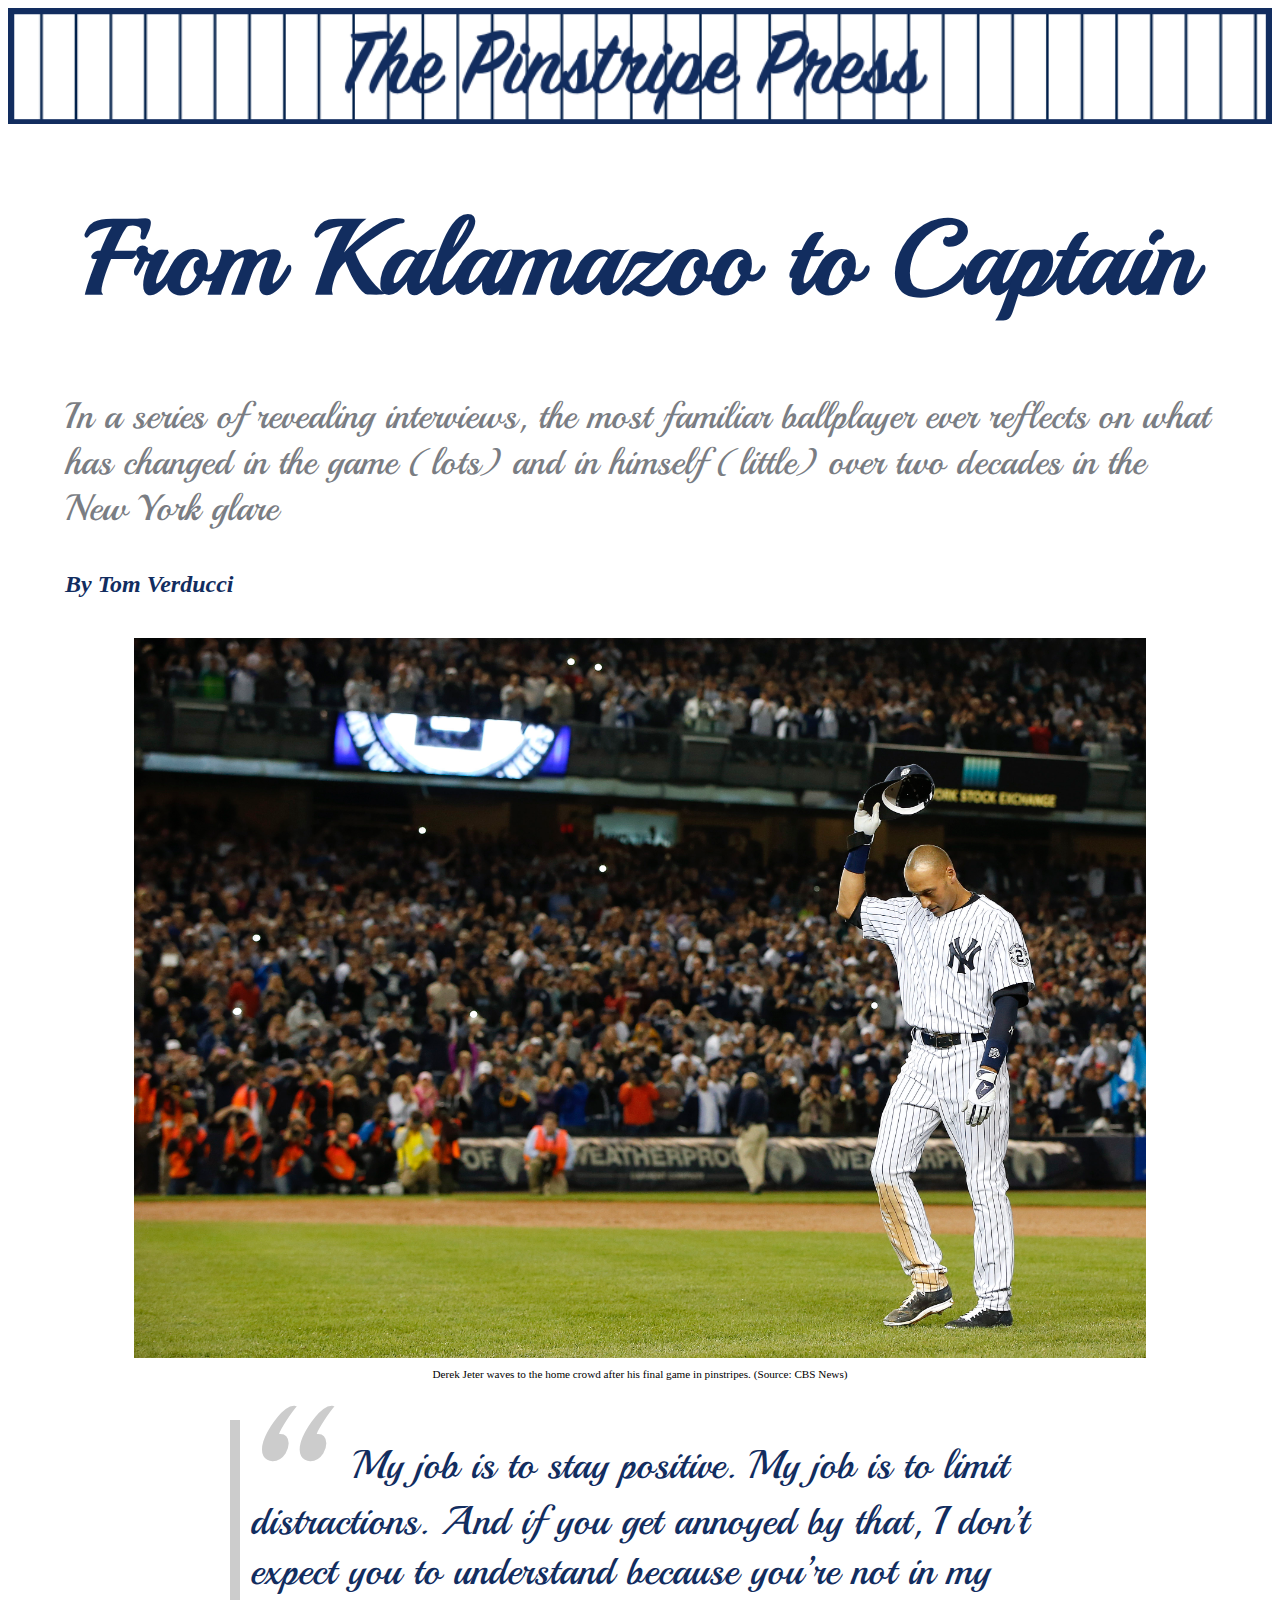
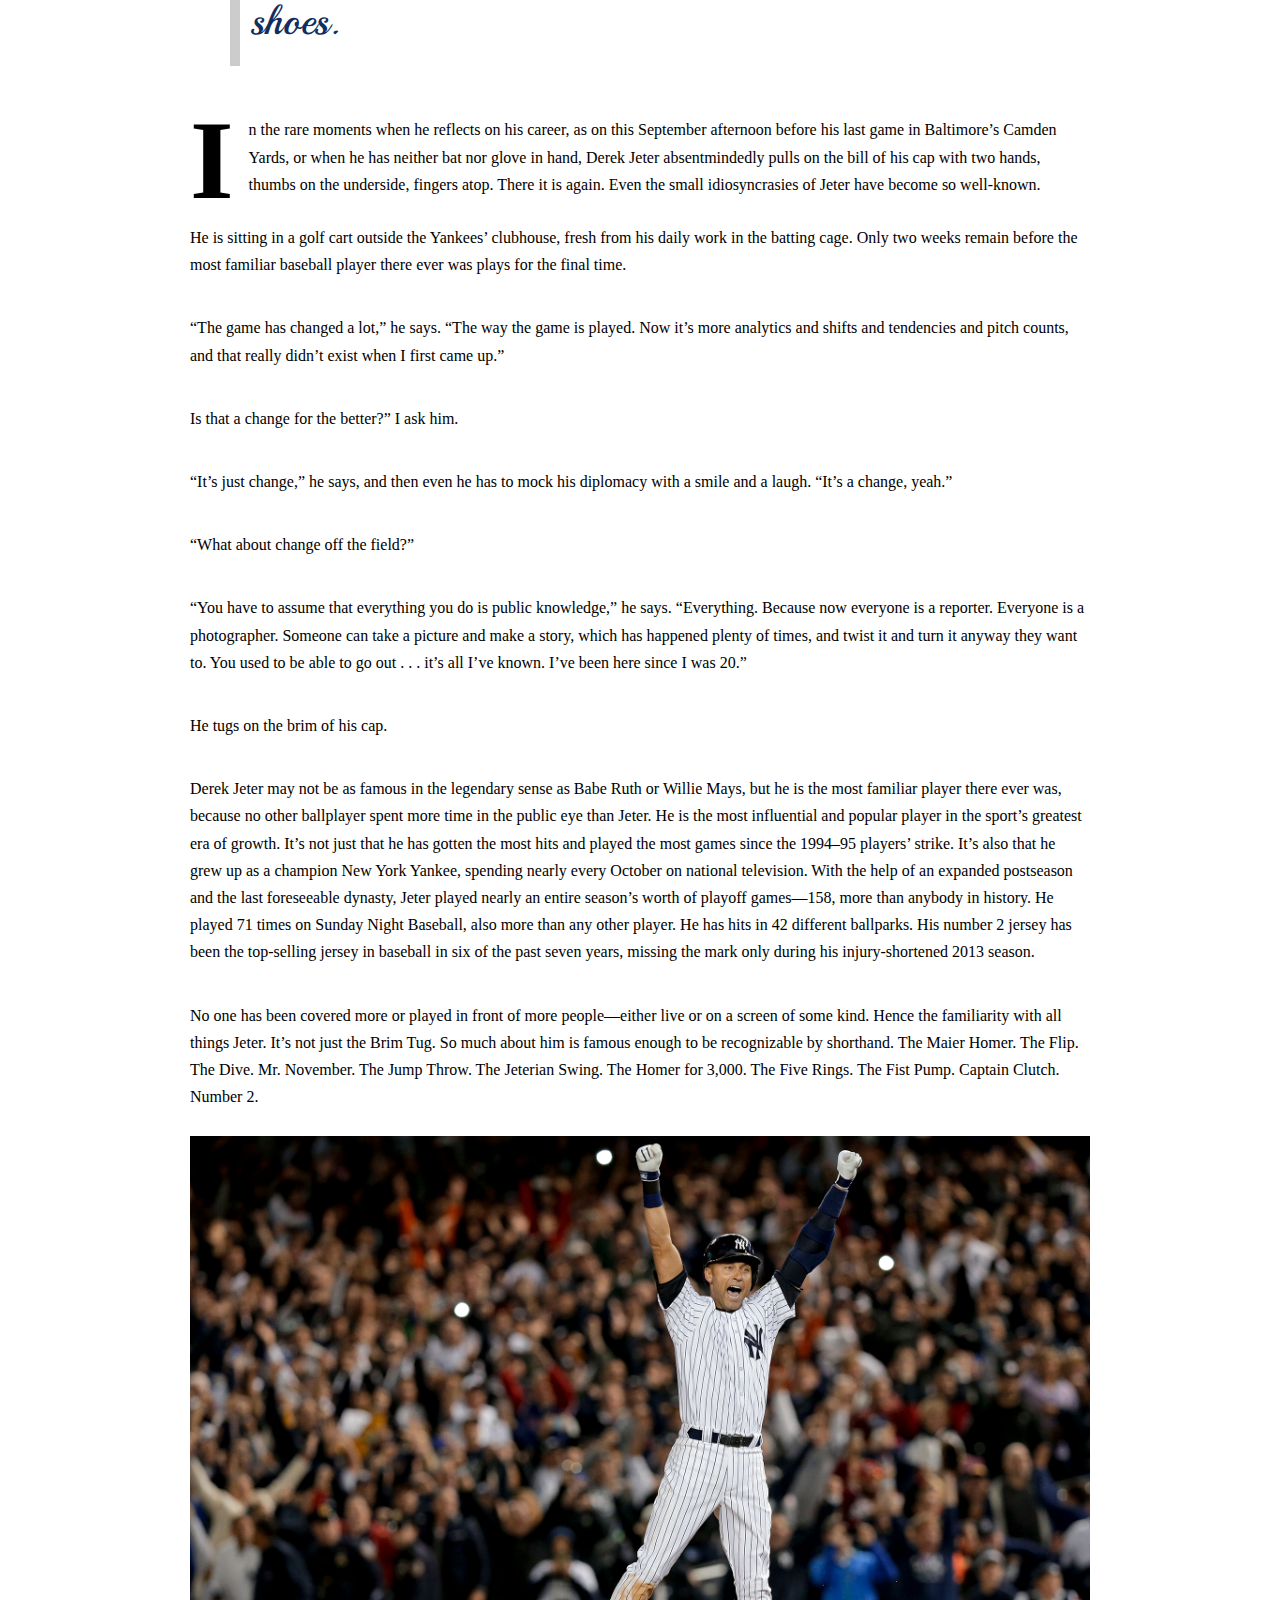
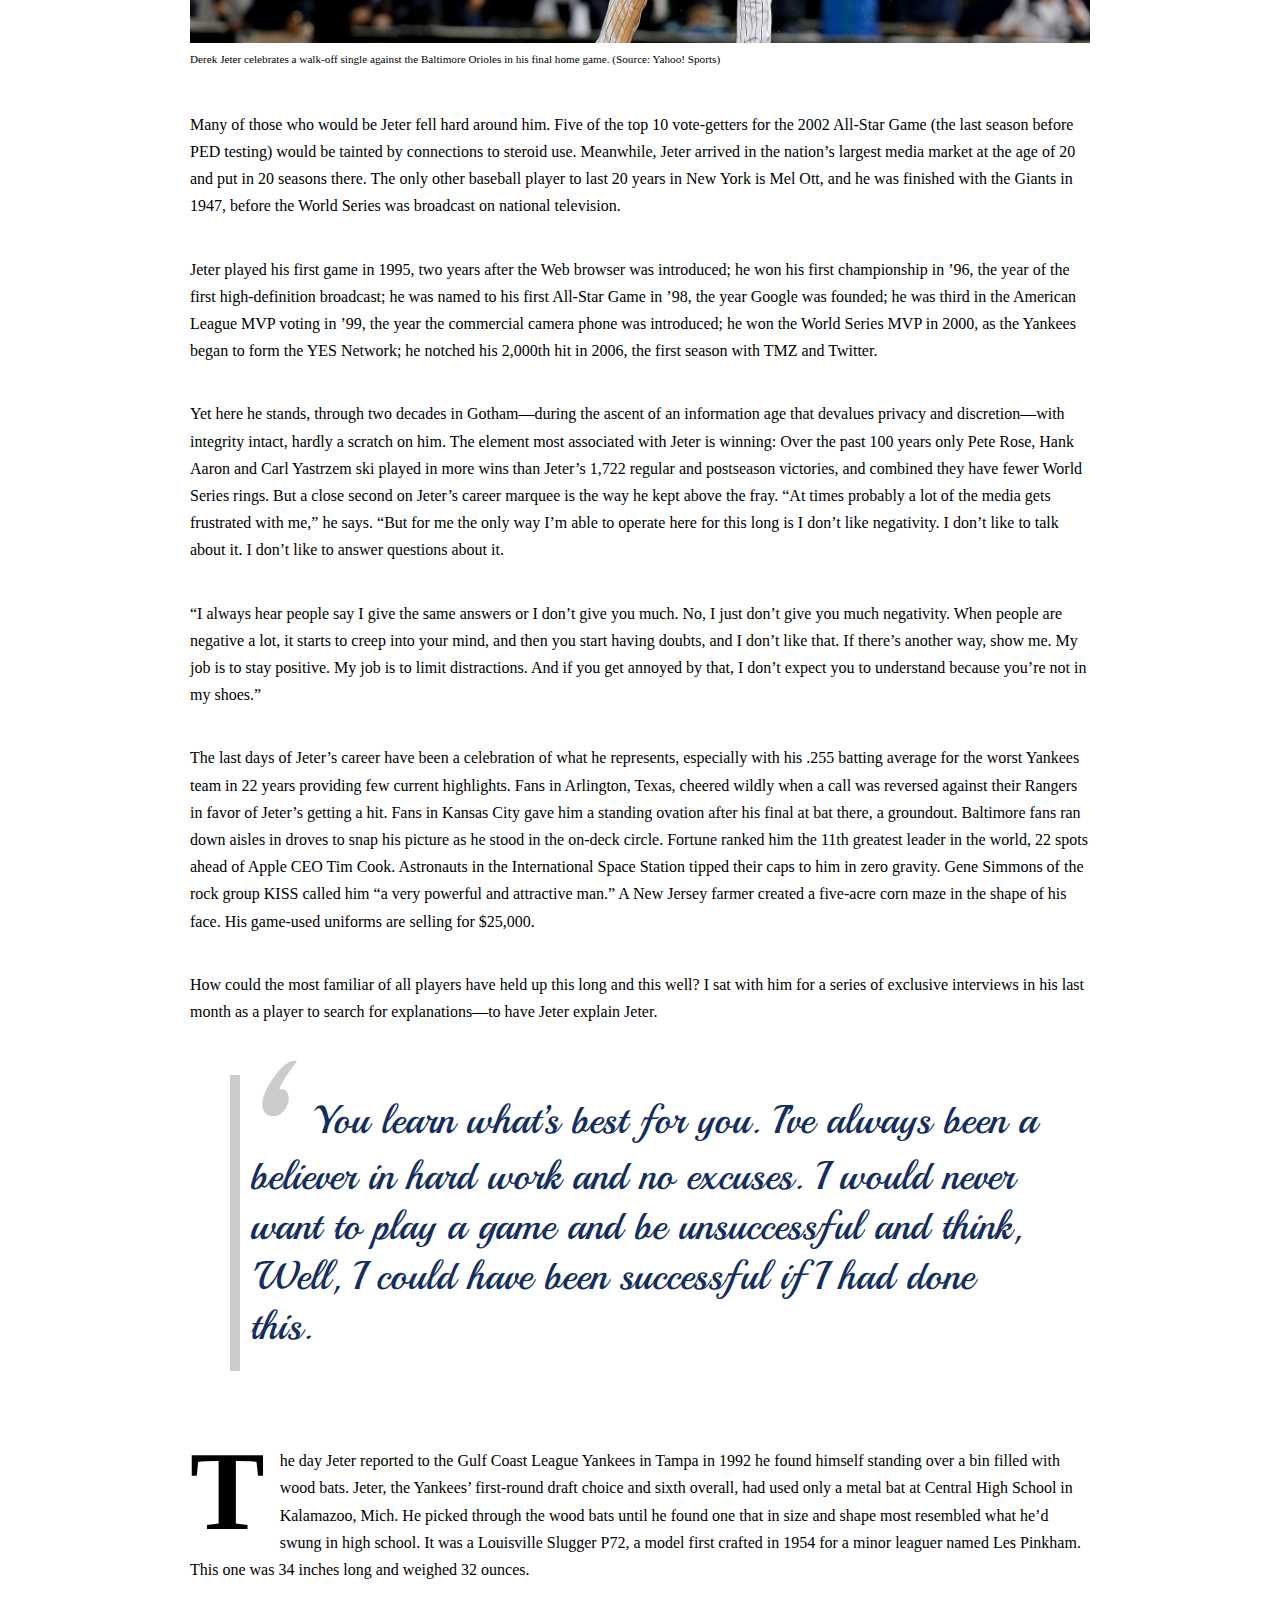
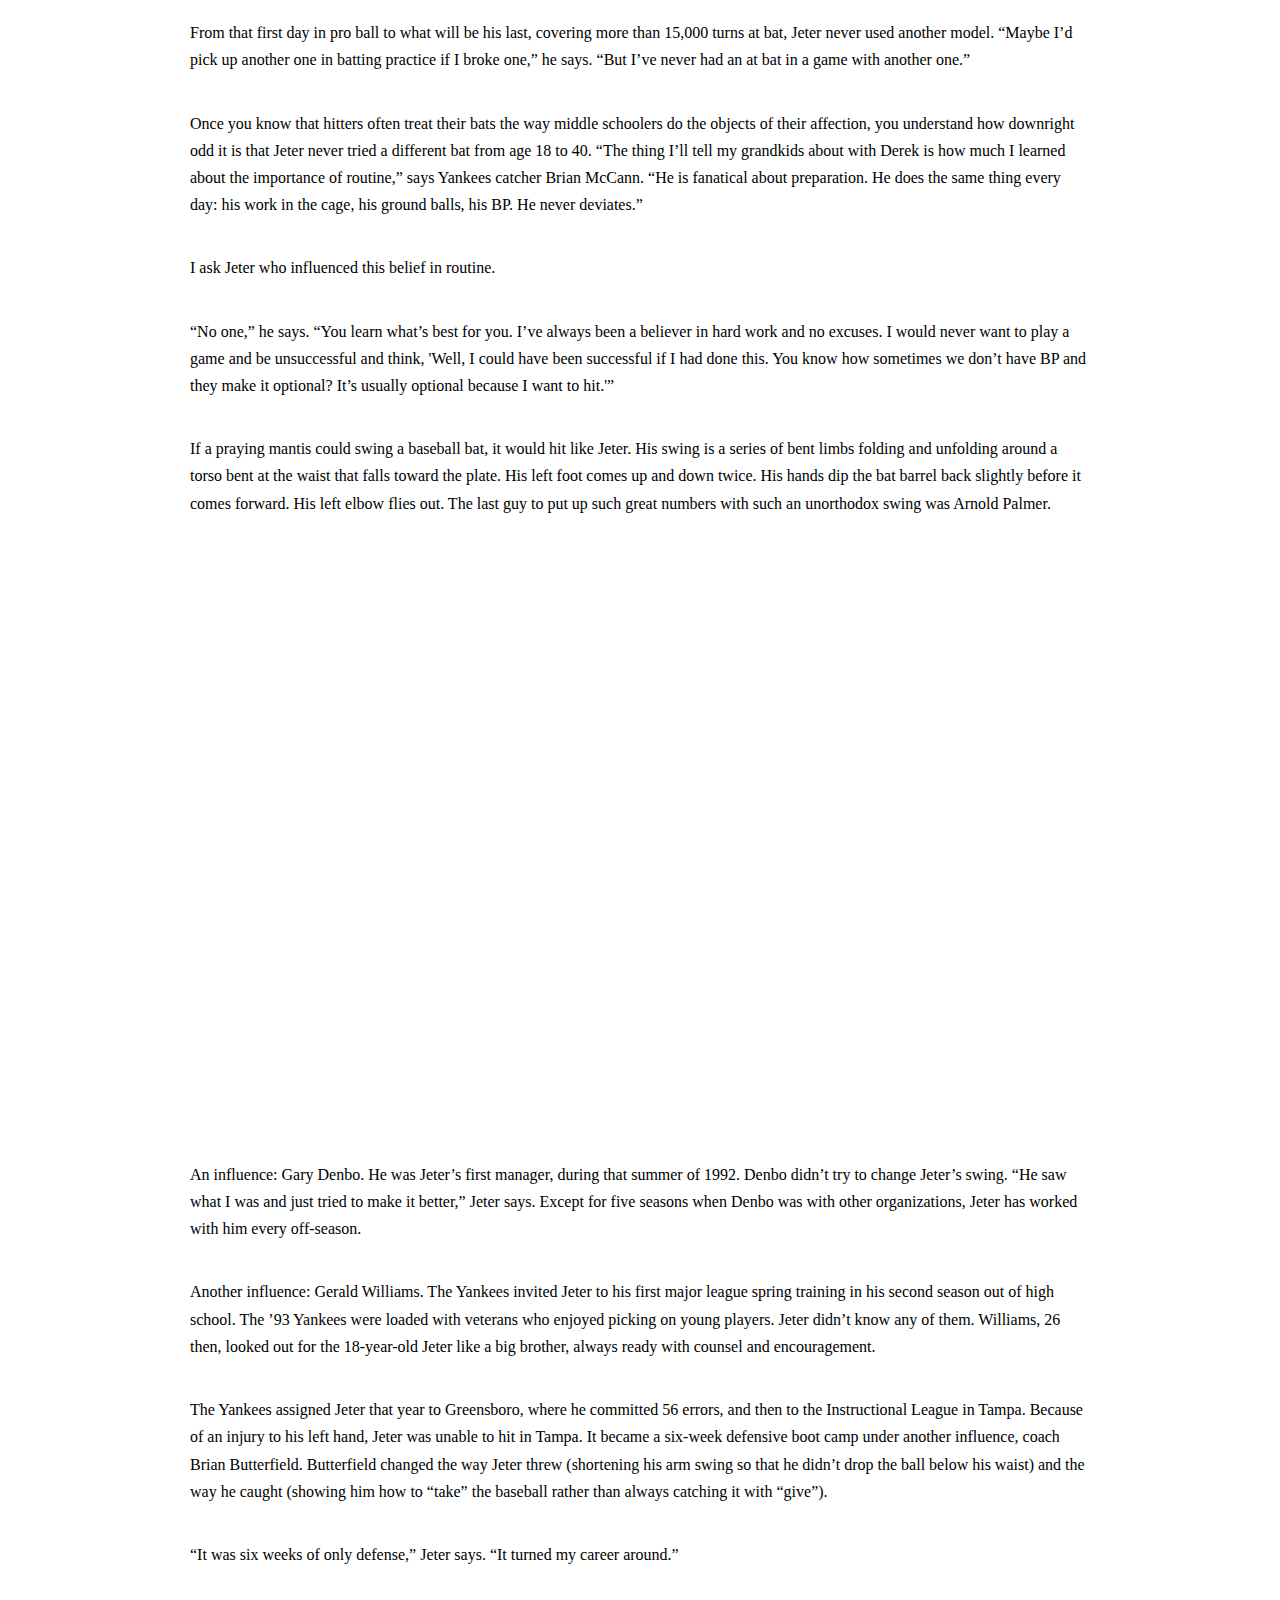
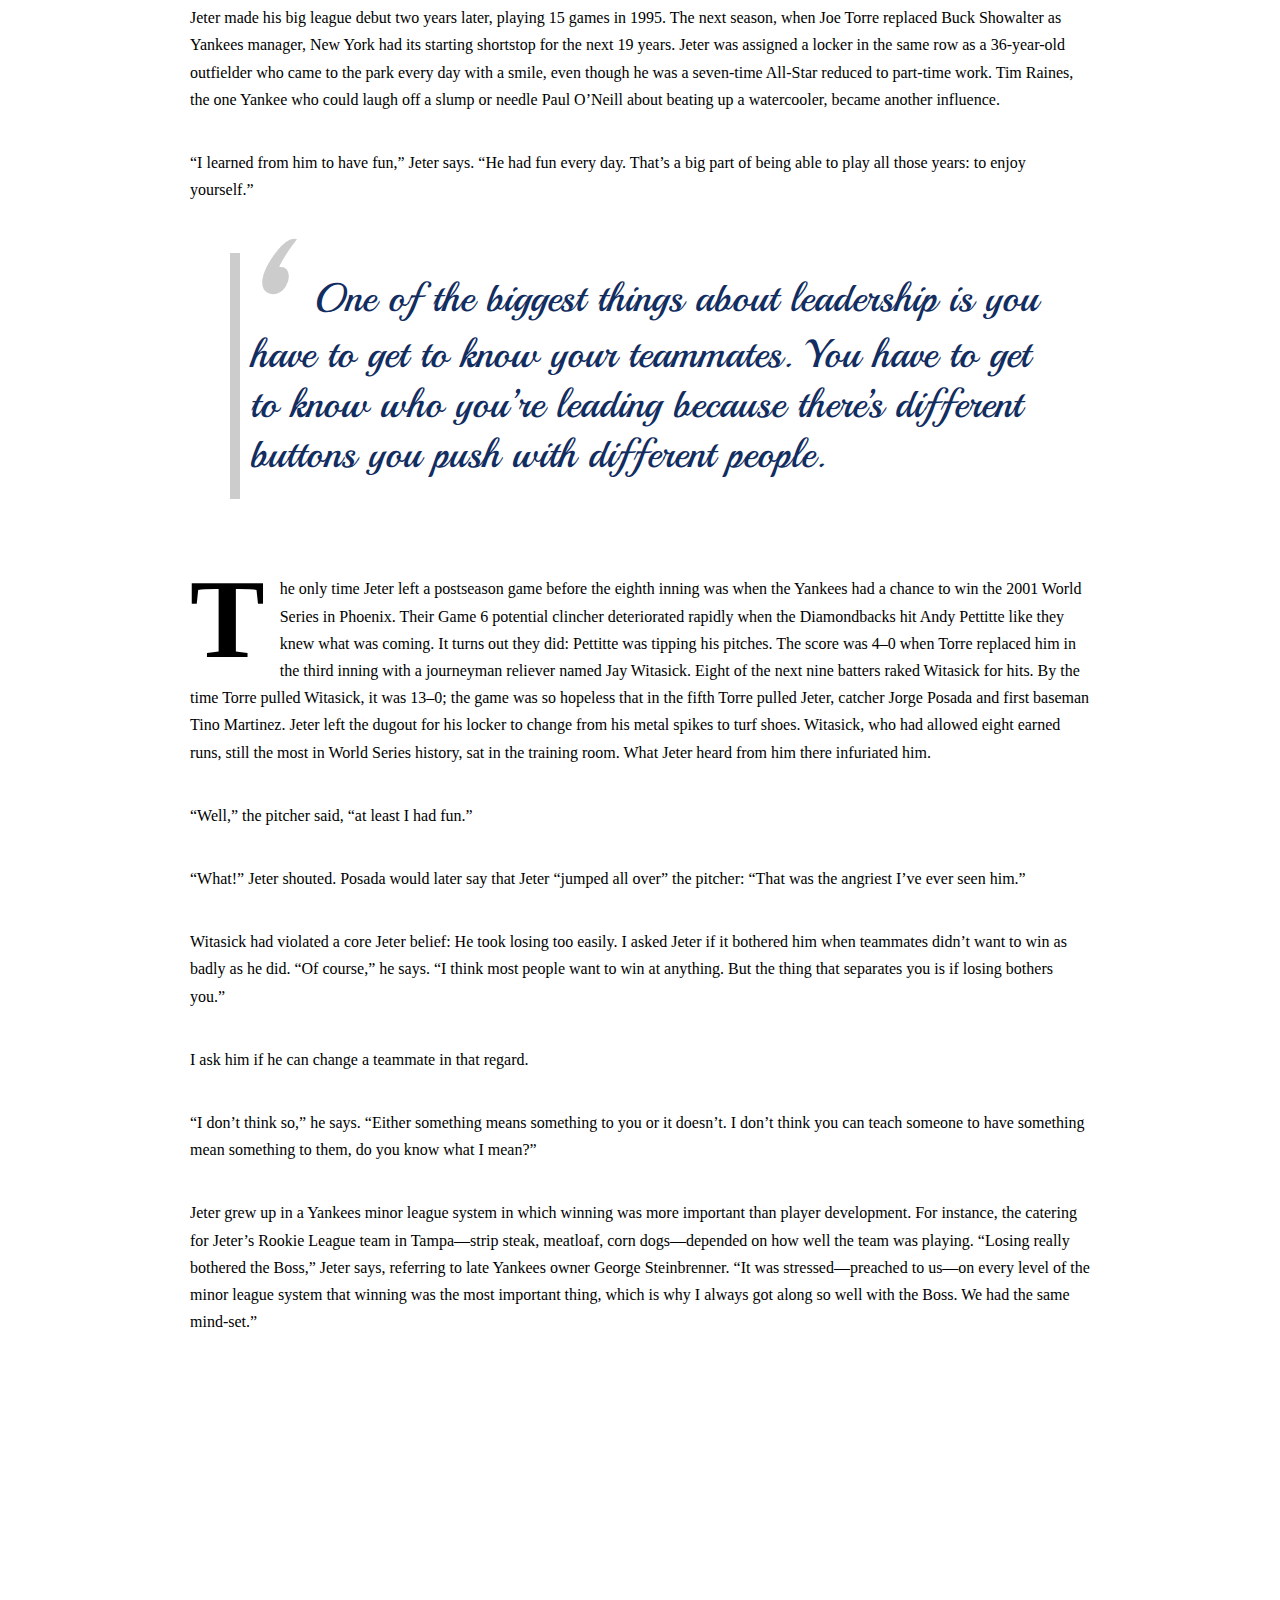
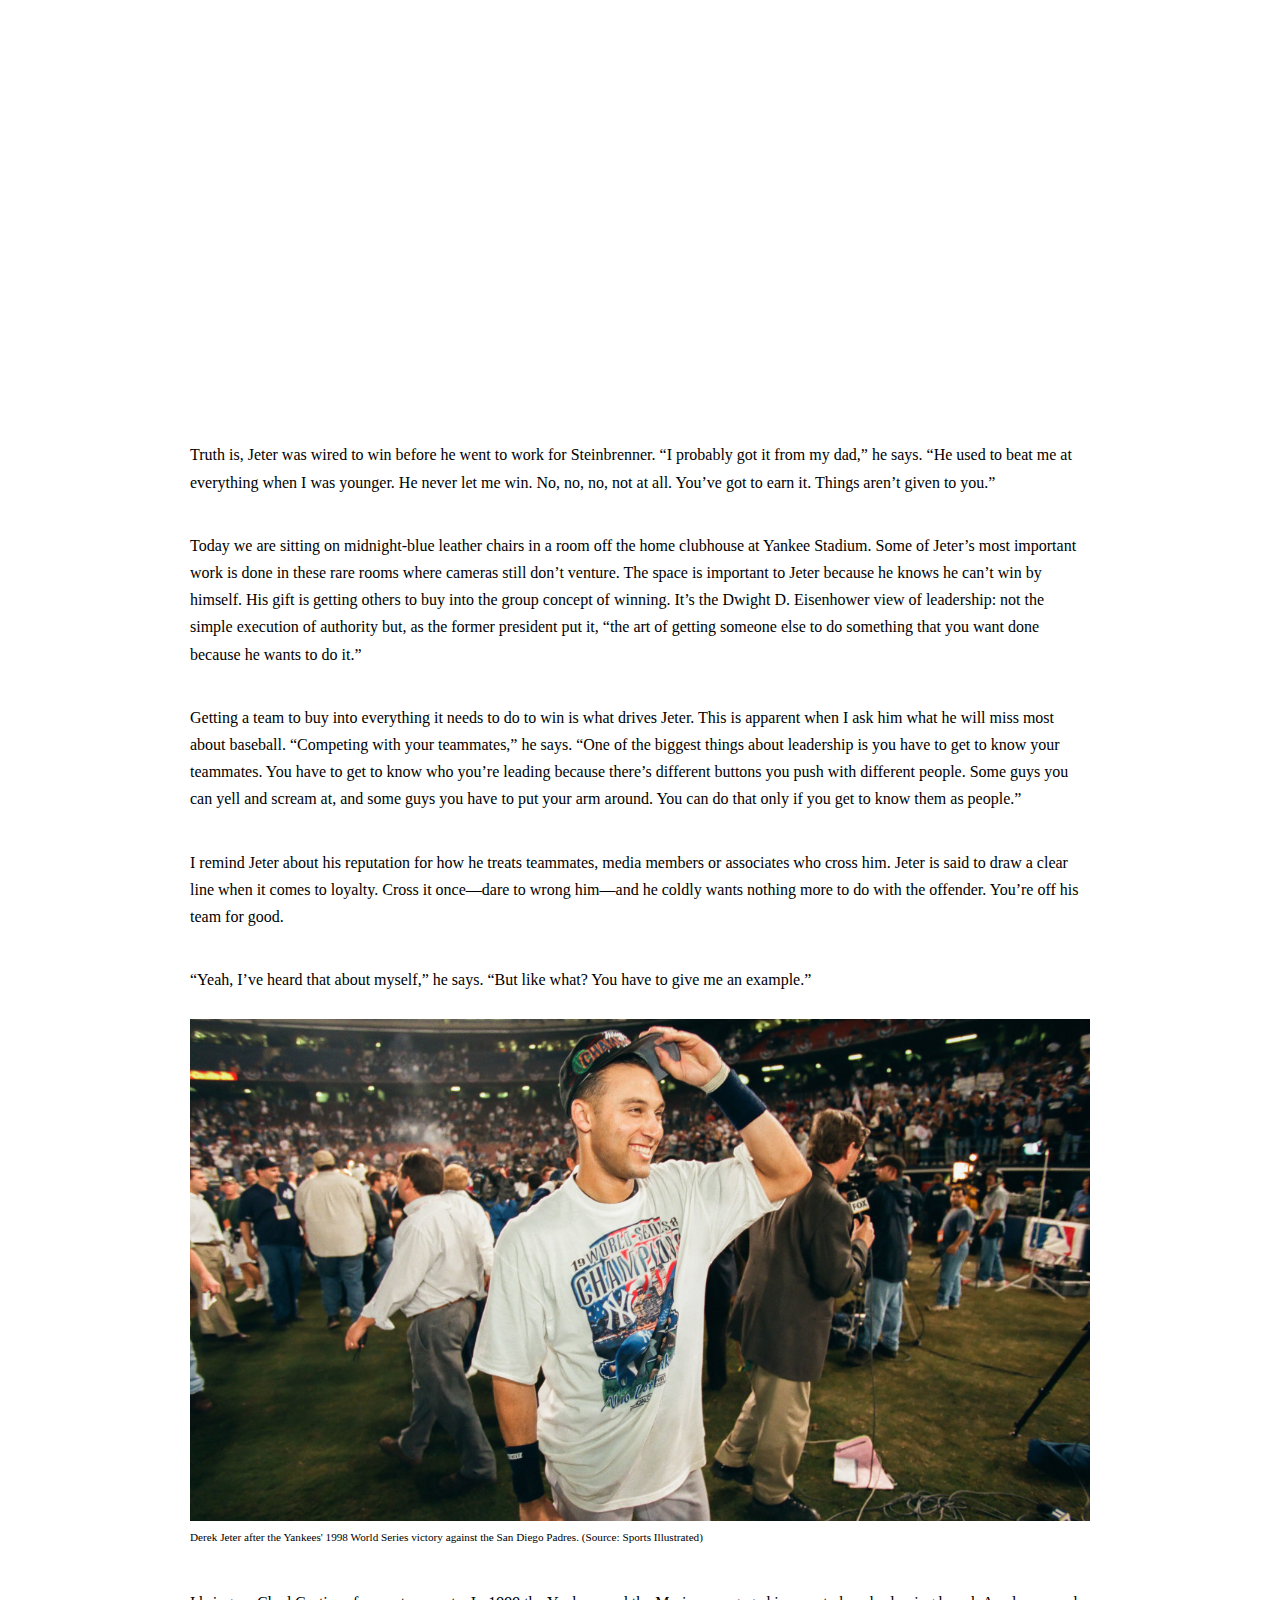
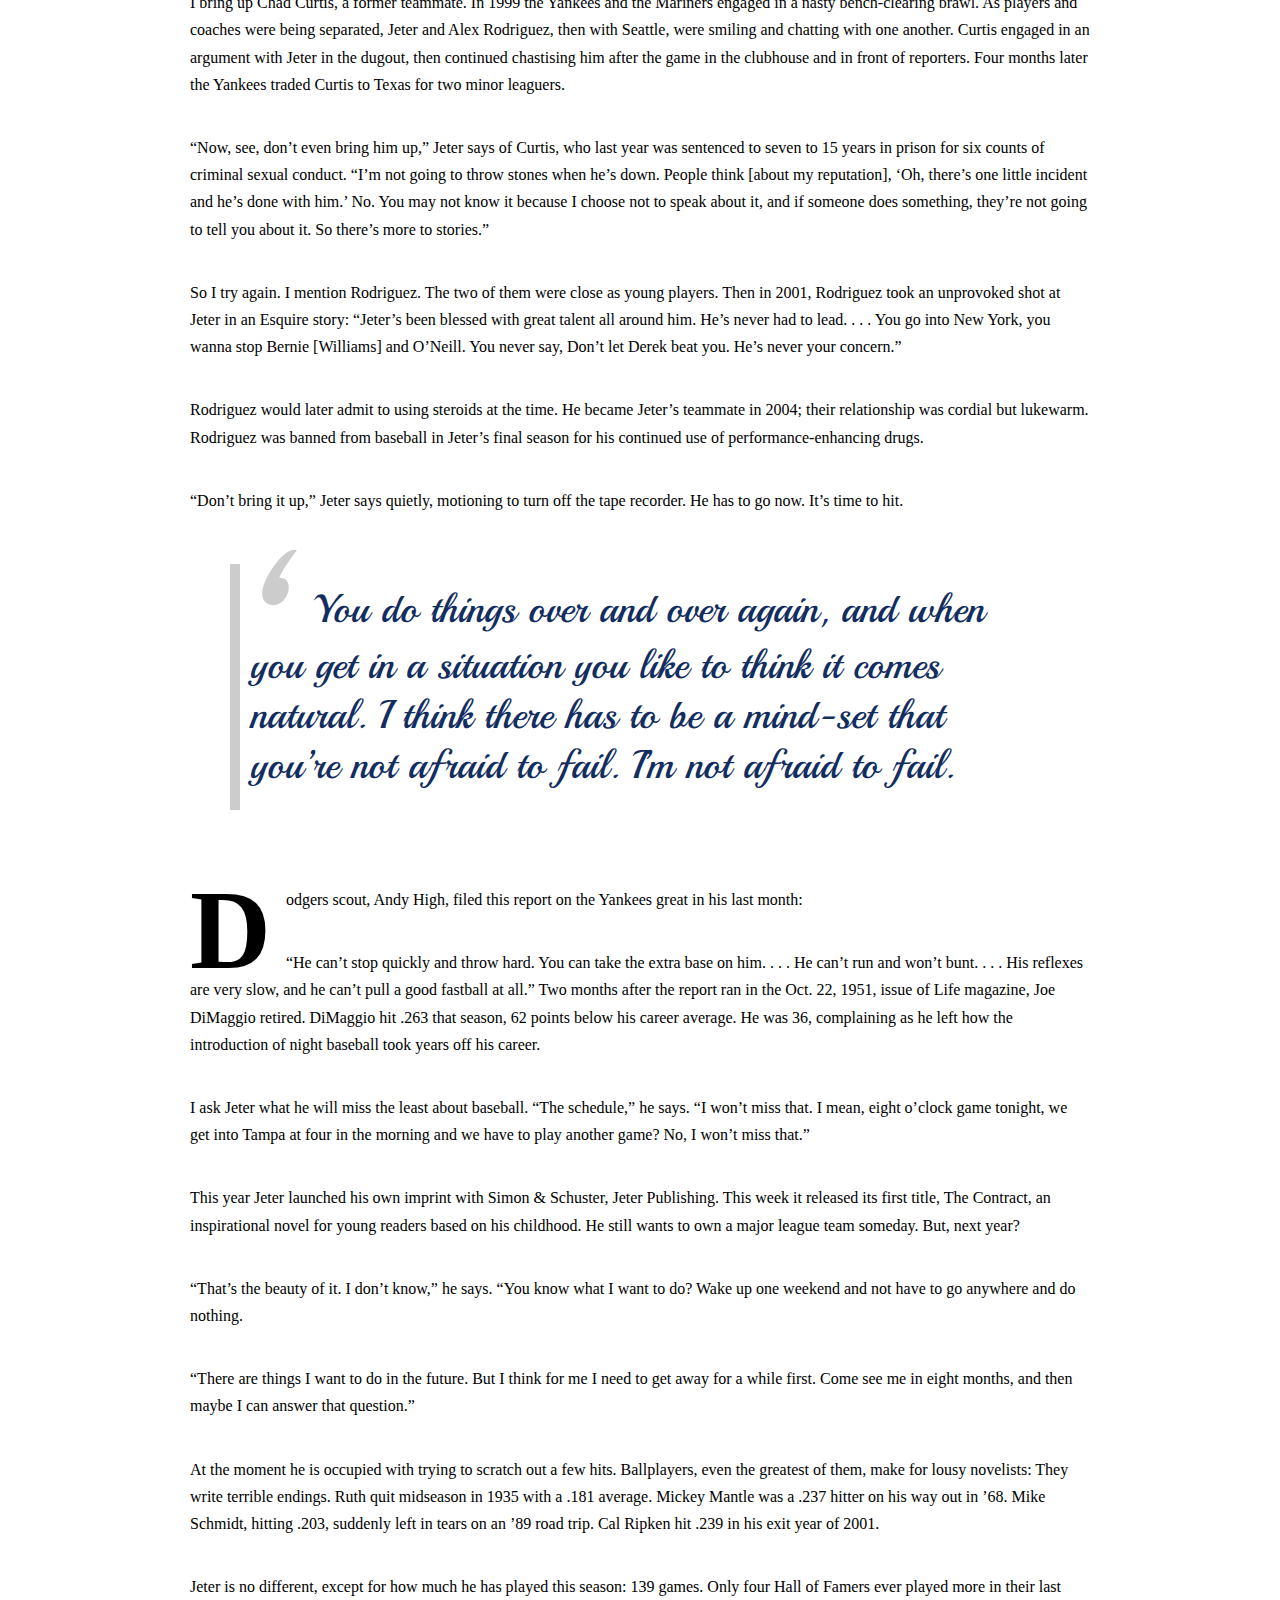
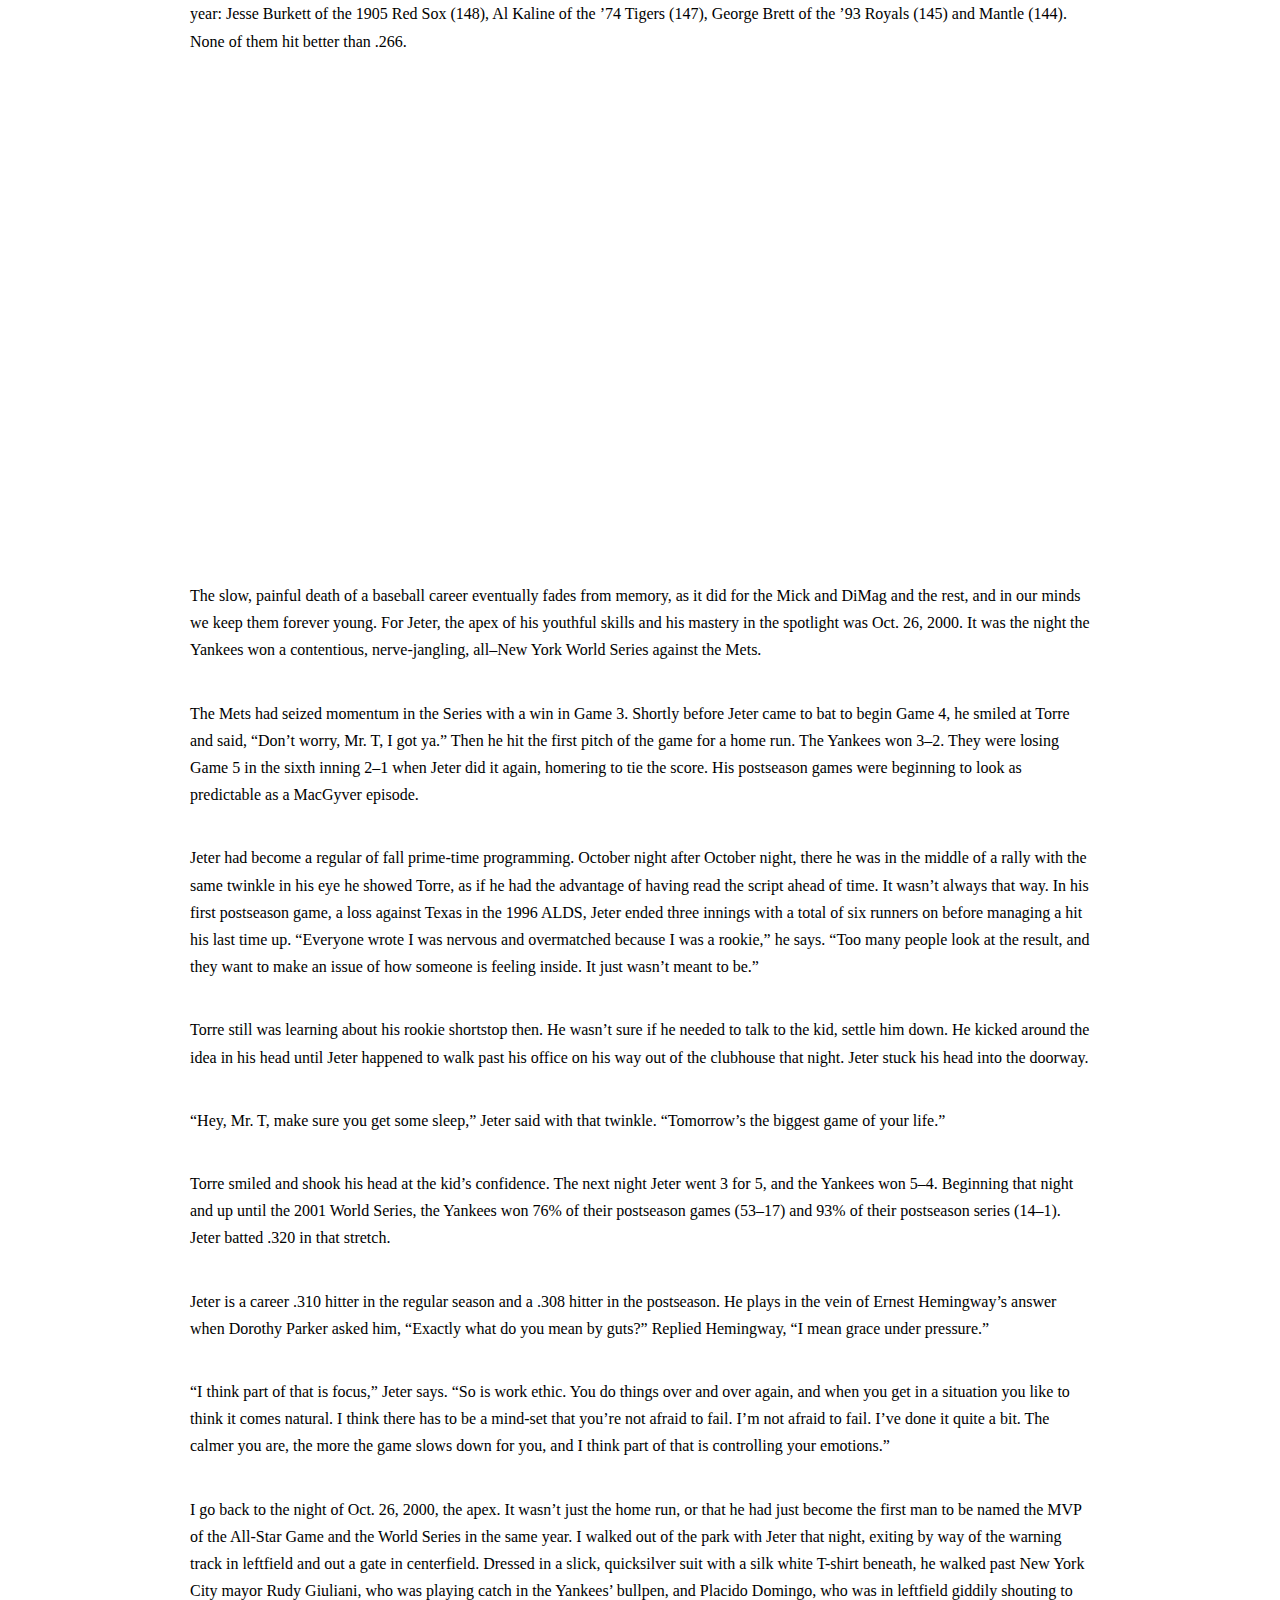
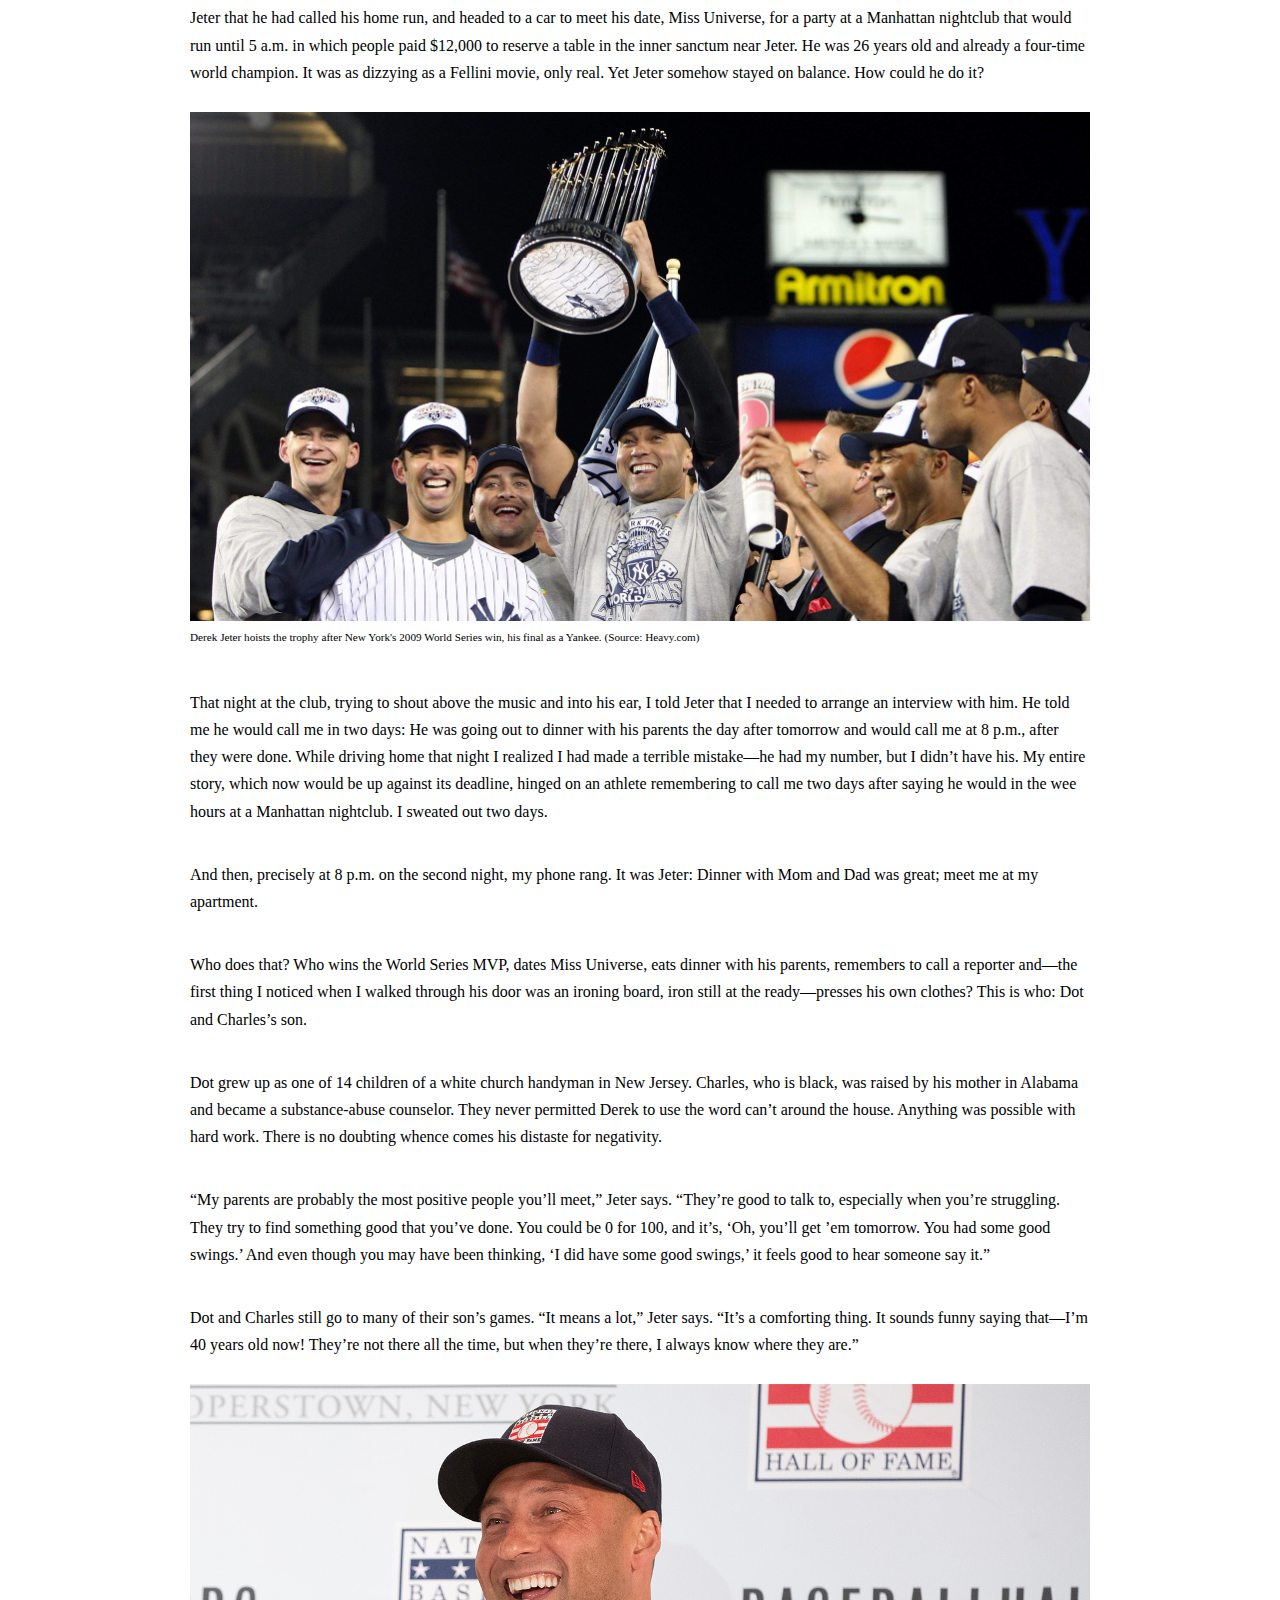
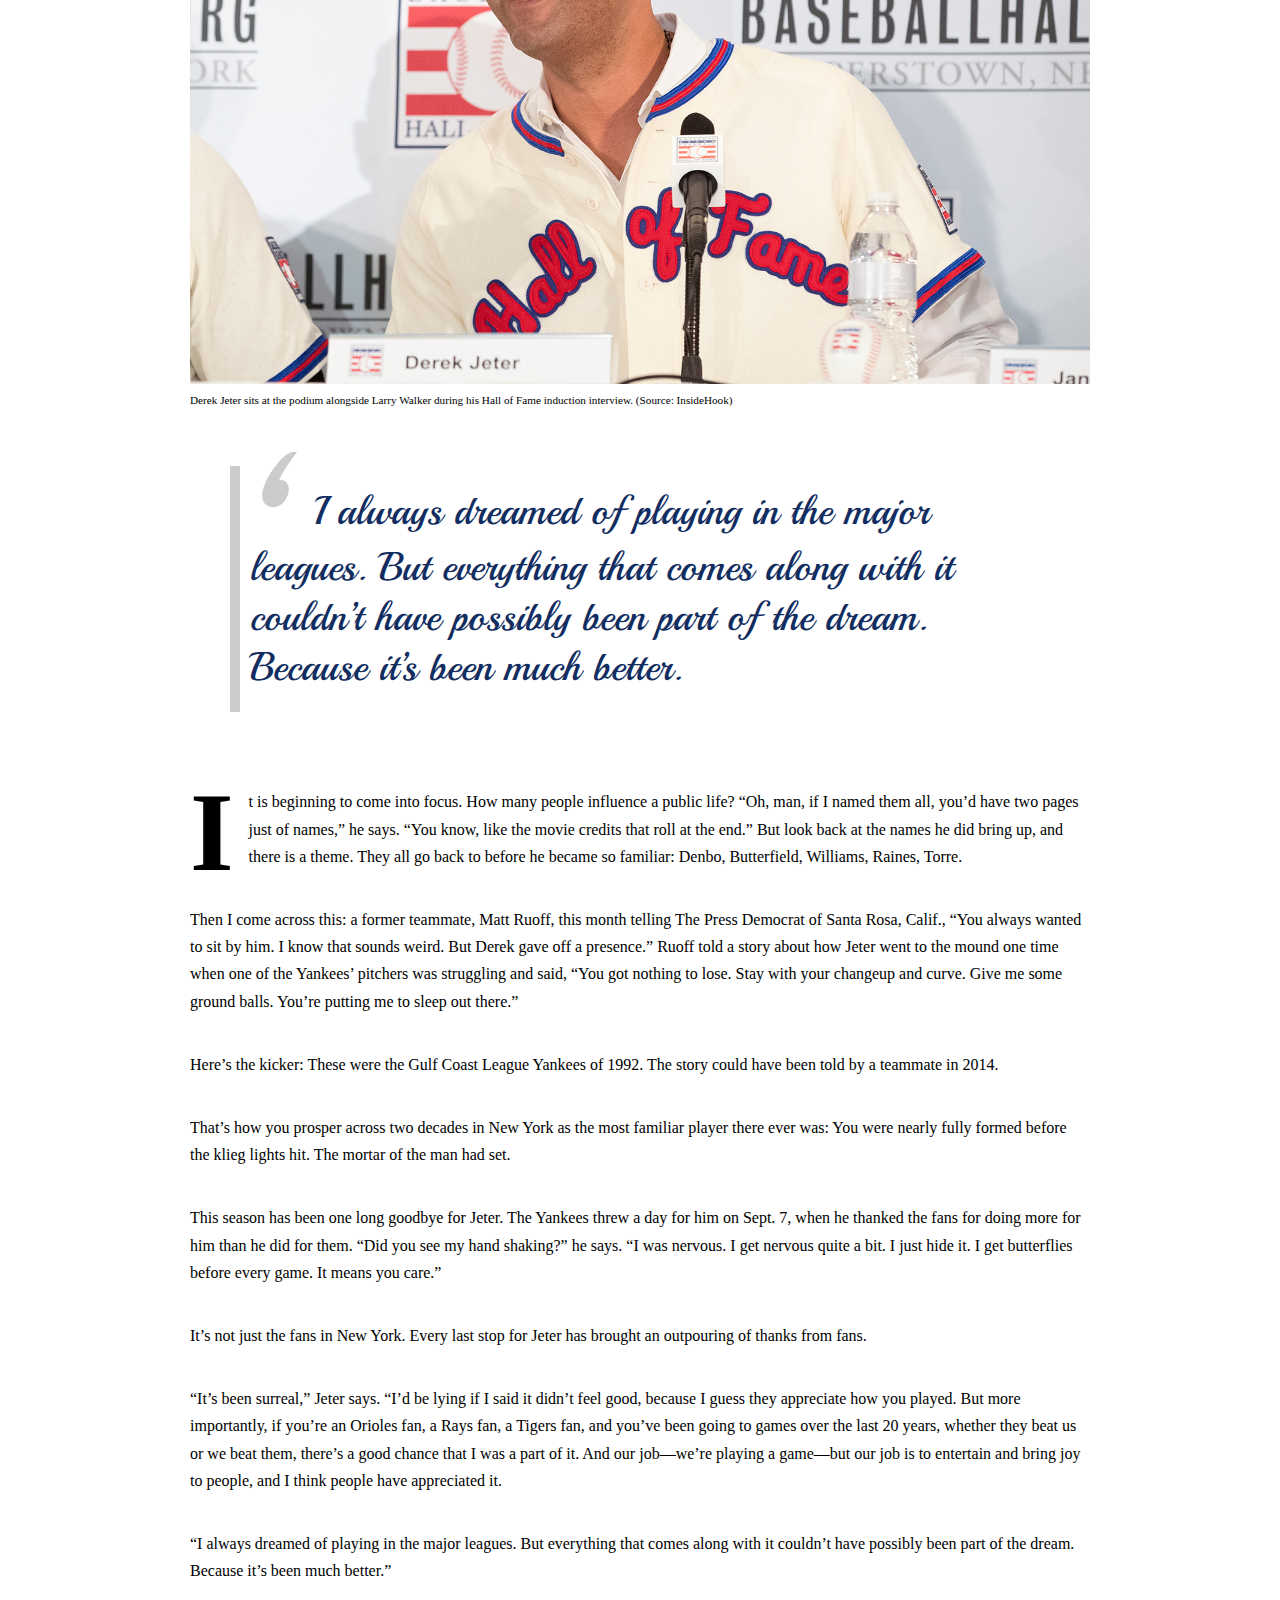
<file: FINAL/index.html>
<!DOCTYPE html>
<html lang="en">
<head>
  <title>From Kalamazoo to Cooperstown</title>
  <link rel="stylesheet" type="text/css" href="style.css">
  <link rel="preconnect" href="https://fonts.gstatic.com">
<link href="https://fonts.googleapis.com/css2?family=Playball&display=swap" rel="stylesheet">
<link rel="preconnect" href="https://fonts.gstatic.com">
<link href="https://fonts.googleapis.com/css2?family=Lato&display=swap" rel="stylesheet">
</head>

<body>
  <div class="row">
    <div class="col-12">
    <img src="masthead.png" alt="masthead" class="masthead">
  </div>
</div>
  <div class"row">
      <div class="col-12">
    <h1>From Kalamazoo to Captain</h1>
    <div id="explain">
      In a series of revealing interviews, the most familiar ballplayer ever reflects on what has changed in the game (lots) and in himself (little) over two decades in the New York glare
    </div>
    <div id="byline">
  By Tom Verducci
  </div>
  <img src="derek-jeter-1.jpeg" alt="jeter1" class="picture">
  <div id="caption">
    Derek Jeter waves to the home crowd after his final game in pinstripes. (Source: CBS News)
  </div>
</div>
</div>
<div class="container">
  <div class="row">
    <div class="col-12">
      <blockquote>
    My job is to stay positive. My job is to limit distractions. And if you get annoyed by that, I don’t expect you to understand because you’re not in my shoes.
    </blockquote>
<div class="drop">
  In the rare moments when he reflects on his career, as on this September afternoon before his last game in Baltimore’s Camden Yards, or when he has neither bat nor glove in hand, Derek Jeter absentmindedly pulls on the bill of his cap with two hands, thumbs on the underside, fingers atop. There it is again. Even the small idiosyncrasies of Jeter have become so well-known.
</div>

  <p>He is sitting in a golf cart outside the Yankees’ clubhouse, fresh from his daily work in the batting cage. Only two weeks remain before the most familiar baseball player there ever was plays for the final time.</p>

  <p>“The game has changed a lot,” he says. “The way the game is played. Now it’s more analytics and shifts and tendencies and pitch counts, and that really didn’t exist when I first came up.”
  </p>

  <p>Is that a change for the better?” I ask him.</p>

  <p>“It’s just change,” he says, and then even he has to mock his diplomacy with a smile and a laugh. “It’s a change, yeah.”</p>

  <p>“What about change off the field?”</p>

  <p>“You have to assume that everything you do is public knowledge,” he says. “Everything. Because now everyone is a reporter. Everyone is a photographer. Someone can take a picture and make a story, which has happened plenty of times, and twist it and turn it anyway they want to. You used to be able to go out . . . it’s all I’ve known. I’ve been here since I was 20.”</p>

  <p>He tugs on the brim of his cap.</p>

  <p>Derek Jeter may not be as famous in the legendary sense as Babe Ruth or Willie Mays, but he is the most familiar player there ever was, because no other ballplayer spent more time in the public eye than Jeter. He is the most influential and popular player in the sport’s greatest era of growth. It’s not just that he has gotten the most hits and played the most games since the 1994–95 players’ strike. It’s also that he grew up as a champion New York Yankee, spending nearly every October on national television. With the help of an expanded postseason and the last foreseeable dynasty, Jeter played nearly an entire season’s worth of playoff games—158, more than anybody in history. He played 71 times on Sunday Night Baseball, also more than any other player. He has hits in 42 different ballparks. His number 2 jersey has been the top-selling jersey in baseball in six of the past seven years, missing the mark only during his injury-shortened 2013 season.</p>

  <p>No one has been covered more or played in front of more people—either live or on a screen of some kind. Hence the familiarity with all things Jeter. It’s not just the Brim Tug. So much about him is famous enough to be recognizable by shorthand. The Maier Homer. The Flip. The Dive. Mr. November. The Jump Throw. The Jeterian Swing. The Homer for 3,000. The Five Rings. The Fist Pump. Captain Clutch. Number 2.</p>

<img src="derek jeter walk off.jpeg" class="title"/>

<div class="captions">
  Derek Jeter celebrates a walk-off single against the Baltimore Orioles in his final home game. (Source: Yahoo! Sports)
</div>

  <p>Many of those who would be Jeter fell hard around him. Five of the top 10 vote-getters for the 2002 All-Star Game (the last season before PED testing) would be tainted by connections to steroid use. Meanwhile, Jeter arrived in the nation’s largest media market at the age of 20 and put in 20 seasons there. The only other baseball player to last 20 years in New York is Mel Ott, and he was finished with the Giants in 1947, before the World Series was broadcast on national television.</p>

  <p>Jeter played his first game in 1995, two years after the Web browser was introduced; he won his first championship in ’96, the year of the first high-definition broadcast; he was named to his first All-Star Game in ’98, the year Google was founded; he was third in the American League MVP voting in ’99, the year the commercial camera phone was introduced; he won the World Series MVP in 2000, as the Yankees began to form the YES Network; he notched his 2,000th hit in 2006, the first season with TMZ and Twitter.</p>

  <p>Yet here he stands, through two decades in Gotham—during the ascent of an information age that devalues privacy and discretion—with integrity intact, hardly a scratch on him. The element most associated with Jeter is winning: Over the past 100 years only Pete Rose, Hank Aaron and Carl Yastrzem ski played in more wins than Jeter’s 1,722 regular and postseason victories, and combined they have fewer World Series rings. But a close second on Jeter’s career marquee is the way he kept above the fray. “At times probably a lot of the media gets frustrated with me,” he says. “But for me the only way I’m able to operate here for this long is I don’t like negativity. I don’t like to talk about it. I don’t like to answer questions about it.</p>

  <p>“I always hear people say I give the same answers or I don’t give you much. No, I just don’t give you much negativity. When people are negative a lot, it starts to creep into your mind, and then you start having doubts, and I don’t like that. If there’s another way, show me. My job is to stay positive. My job is to limit distractions. And if you get annoyed by that, I don’t expect you to understand because you’re not in my shoes.”</p>

  <p>The last days of Jeter’s career have been a celebration of what he represents, especially with his .255 batting average for the worst Yankees team in 22 years providing few current highlights. Fans in Arlington, Texas, cheered wildly when a call was reversed against their Rangers in favor of Jeter’s getting a hit. Fans in Kansas City gave him a standing ovation after his final at bat there, a groundout. Baltimore fans ran down aisles in droves to snap his picture as he stood in the on-deck circle. Fortune ranked him the 11th greatest leader in the world, 22 spots ahead of Apple CEO Tim Cook. Astronauts in the International Space Station tipped their caps to him in zero gravity. Gene Simmons of the rock group KISS called him “a very powerful and attractive man.” A New Jersey farmer created a five-acre corn maze in the shape of his face. His game-used uniforms are selling for $25,000.</p>

  <p>How could the most familiar of all players have held up this long and this well? I sat with him for a series of exclusive interviews in his last month as a player to search for ­explanations—to have Jeter explain Jeter.</p>

  <blockquote>
    You learn what’s best for you. I’ve always been a believer in hard work and no excuses. I would never want to play a game and be unsuccessful and think, 'Well, I could have been successful if I had done this.
  </blockquote>

<div class="drop">
<p>The day Jeter reported to the Gulf Coast League Yankees in Tampa in 1992 he found himself standing over a bin filled with wood bats. Jeter, the Yankees’ first-round draft choice and sixth overall, had used only a metal bat at Central High School in Kalamazoo, Mich. He picked through the wood bats until he found one that in size and shape most resembled what he’d swung in high school. It was a Louisville Slugger P72, a model first crafted in 1954 for a minor leaguer named Les Pinkham. This one was 34 inches long and weighed 32 ounces.</p>
</div>

<p>From that first day in pro ball to what will be his last, covering more than 15,000 turns at bat, Jeter never used another model. “Maybe I’d pick up another one in batting practice if I broke one,” he says. “But I’ve never had an at bat in a game with another one.”</p>

<p>Once you know that hitters often treat their bats the way middle schoolers do the objects of their affection, you understand how downright odd it is that Jeter never tried a different bat from age 18 to 40. “The thing I’ll tell my grandkids about with Derek is how much I learned about the importance of routine,” says Yankees catcher Brian ­McCann. “He is fanatical about preparation. He does the same thing every day: his work in the cage, his ground balls, his BP. He never deviates.”</p>

<p>I ask Jeter who influenced this belief in routine.</p>

<p>“No one,” he says. “You learn what’s best for you. I’ve always been a believer in hard work and no excuses. I would never want to play a game and be unsuccessful and think, 'Well, I could have been successful if I had done this. You know how sometimes we don’t have BP and they make it optional? It’s usually optional because I want to hit.'”</p>

<p>If a praying mantis could swing a baseball bat, it would hit like Jeter. His swing is a series of bent limbs folding and unfolding around a torso bent at the waist that falls toward the plate. His left foot comes up and down twice. His hands dip the bat barrel back slightly before it comes forward. His left elbow flies out. The last guy to put up such great numbers with such an unorthodox swing was Arnold Palmer.</p>

<iframe title="Derek Jeter Hits per Year" aria-label="Bar Chart" id="datawrapper-chart-AeNWv" src="https://datawrapper.dwcdn.net/AeNWv/1/" scrolling="no" frameborder="0" style="width: 0; min-width: 100% !important; border: none;" height="588"></iframe><script type="text/javascript">!function(){"use strict";window.addEventListener("message",(function(a){if(void 0!==a.data["datawrapper-height"])for(var e in a.data["datawrapper-height"]){var t=document.getElementById("datawrapper-chart-"+e)||document.querySelector("iframe[src*='"+e+"']");t&&(t.style.height=a.data["datawrapper-height"][e]+"px")}}))}();
</script>

<p>An influence: Gary Denbo. He was Jeter’s first manager, during that summer of 1992. Denbo didn’t try to change Jeter’s swing. “He saw what I was and just tried to make it better,” Jeter says. Except for five seasons when Denbo was with other organizations, Jeter has worked with him every off-season.</p>

<p>Another influence: Gerald Williams. The Yankees invited Jeter to his first major league spring training in his second season out of high school. The ’93 Yankees were loaded with veterans who enjoyed picking on young players. Jeter didn’t know any of them. Williams, 26 then, looked out for the 18-year-old Jeter like a big brother, always ready with counsel and encouragement.</p>

<p>The Yankees assigned Jeter that year to Greensboro, where he committed 56 errors, and then to the Instructional League in Tampa. Because of an injury to his left hand, Jeter was unable to hit in Tampa. It became a six-week defensive boot camp under another influence, coach Brian Butterfield. Butterfield changed the way Jeter threw (shortening his arm swing so that he didn’t drop the ball below his waist) and the way he caught (showing him how to “take” the baseball rather than always catching it with “give”).</p>

<p>“It was six weeks of only defense,” Jeter says. “It turned my career around.”</p>

<p>Jeter made his big league debut two years later, playing 15 games in 1995. The next season, when Joe Torre replaced Buck Showalter as Yankees manager, New York had its starting shortstop for the next 19 years. Jeter was assigned a locker in the same row as a 36-year-old outfielder who came to the park every day with a smile, even though he was a seven-time All-Star reduced to part-time work. Tim Raines, the one Yankee who could laugh off a slump or needle Paul O’Neill about beating up a watercooler, became another influence.</p>

<p>“I learned from him to have fun,” Jeter says. “He had fun every day. That’s a big part of being able to play all those years: to enjoy yourself.”</p>

<blockquote>
  One of the biggest things about leadership is you have to get to know your teammates. You have to get to know who you’re leading because there’s different buttons you push with different people.
</blockquote>

<div class="drop">
<p>The only time Jeter left a postseason game before the eighth inning was when the Yankees had a chance to win the 2001 World ­Series in Phoenix. Their Game 6 potential clincher deteriorated rapidly when the Diamondbacks hit Andy Pettitte like they knew what was coming. It turns out they did: Pettitte was tipping his pitches. The score was 4–0 when Torre replaced him in the third inning with a journeyman reliever named Jay Witasick. Eight of the next nine batters raked Witasick for hits. By the time Torre pulled Witasick, it was 13–0; the game was so hopeless that in the fifth Torre pulled Jeter, catcher Jorge Posada and first baseman Tino Martinez. Jeter left the dugout for his locker to change from his metal spikes to turf shoes. Witasick, who had allowed eight earned runs, still the most in World Series history, sat in the training room. What Jeter heard from him there infuriated him.</p>
</div>

<p>“Well,” the pitcher said, “at least I had fun.”</p>

<p>“What!” Jeter shouted. Posada would later say that Jeter “jumped all over” the pitcher: “That was the angriest I’ve ever seen him.”</p>

<p>Witasick had violated a core Jeter belief: He took losing too easily. I asked Jeter if it bothered him when teammates didn’t want to win as badly as he did. “Of course,” he says. “I think most people want to win at anything. But the thing that separates you is if losing bothers you.”</p>

<p>I ask him if he can change a teammate in that regard.</p>

<p>“I don’t think so,” he says. “Either something means something to you or it doesn’t. I don’t think you can teach someone to have something mean something to them, do you know what I mean?”</p>

<p>Jeter grew up in a Yankees minor league system in which winning was more important than player development. For instance, the catering for Jeter’s Rookie League team in Tampa—strip steak, meatloaf, corn dogs—depended­ on how well the team was playing. “Losing really bothered the Boss,” Jeter says, referring to late Yankees owner George Steinbrenner. “It was stressed—preached to us—on every level of the minor league system that winning was the most important thing, which is why I always got along so well with the Boss. We had the same mind-set.”</p>

<iframe src='https://cdn.knightlab.com/libs/timeline3/latest/embed/index.html?source=19ED3SidB1PwI_cGs5tp4YnDorD7wy1tH8EwVQrMUFGU&font=Default&lang=en&initial_zoom=2&height=650' width='100%' height='650' webkitallowfullscreen mozallowfullscreen allowfullscreen frameborder='0'></iframe>

<p>Truth is, Jeter was wired to win before he went to work for Steinbrenner. “I probably got it from my dad,” he says. “He used to beat me at everything when I was younger. He never let me win. No, no, no, not at all. You’ve got to earn it. Things aren’t given to you.”</p>

<p>Today we are sitting on midnight-blue leather chairs in a room off the home clubhouse at Yankee Stadium. Some of Jeter’s most important work is done in these rare rooms where cameras still don’t venture. The space is important to Jeter because he knows he can’t win by himself. His gift is getting others to buy into the group concept of winning. It’s the Dwight D. Eisenhower view of leadership: not the simple execution of authority but, as the former president put it, “the art of getting someone else to do something that you want done because he wants to do it.”</p>

<p>Getting a team to buy into everything it needs to do to win is what drives Jeter. This is apparent when I ask him what he will miss most about baseball. “Competing with your teammates,” he says. “One of the biggest things about leadership is you have to get to know your teammates. You have to get to know who you’re leading because there’s different buttons you push with different people. Some guys you can yell and scream at, and some guys you have to put your arm around. You can do that only if you get to know them as people.”</p>

<p>I remind Jeter about his reputation for how he treats teammates, media members or associates who cross him. Jeter is said to draw a clear line when it comes to loyalty. Cross it once—dare to wrong him—and he coldly wants nothing more to do with the offender. You’re off his team for good.</p>

<p>“Yeah, I’ve heard that about myself,” he says. “But like what? You have to give me an example.”</p>

<img src="derek jeter young world series.jpeg" alt="jeter4" class="title">

<div class="captions">
  Derek Jeter after the Yankees' 1998 World Series victory against the San Diego Padres. (Source: Sports Illustrated)
</div>

<p>I bring up Chad Curtis, a former teammate. In 1999 the Yankees and the Mariners engaged in a nasty bench-clearing­ brawl. As players and coaches were being separated, Jeter and Alex Rodriguez, then with Seattle, were smiling and chatting with one another. Curtis engaged in an argument with Jeter in the dugout, then continued chastising him after the game in the clubhouse and in front of reporters. Four months later the Yankees traded Curtis to Texas for two minor leaguers.</p>

<p>“Now, see, don’t even bring him up,” Jeter says of Curtis, who last year was sentenced to seven to 15 years in prison for six counts of criminal sexual conduct. “I’m not going to throw stones when he’s down. People think [about my reputation], ‘Oh, there’s one little incident and he’s done with him.’ No. You may not know it because I choose not to speak about it, and if someone does something, they’re not going to tell you about it. So there’s more to stories.”</p>

<p>So I try again. I mention Rodriguez. The two of them were close as young players. Then in 2001, Rodriguez took an unprovoked shot at Jeter in an ­Esquire story: “Jeter’s been blessed with great talent all around him. He’s never had to lead. . . . You go into New York, you wanna stop Bernie [Williams] and O’Neill. You never say, Don’t let Derek beat you. He’s never your concern.”</p>

<p>Rodriguez would later admit to using steroids at the time. He became Jeter’s teammate in 2004; their relationship was cordial but lukewarm. Rodriguez was banned from baseball in Jeter’s final season for his continued use of ­performance-enhancing­ drugs.</p>

<p>“Don’t bring it up,” Jeter says quietly, motioning to turn off the tape recorder. He has to go now. It’s time to hit.</p>

<blockquote>
You do things over and over again, and when you get in a situation you like to think it comes natural. I think there has to be a mind-set that you’re not afraid to fail. I’m not afraid to fail.
</blockquote>

<div class="drop">
<p>Dodgers scout, Andy High, filed this report on the Yankees great in his last month:</p>

<p>“He can’t stop quickly and throw hard. You can take the extra base on him. . . . He can’t run and won’t bunt. . . . His reflexes are very slow, and he can’t pull a good fastball at all.” Two months after the report ran in the Oct. 22, 1951, issue of Life magazine, Joe DiMag­gio retired. DiMag­gio hit .263 that season, 62 points below his career average. He was 36, complaining as he left how the introduction of night baseball took years off his career.</p>
</div>
<p>I ask Jeter what he will miss the least about baseball. “The schedule,” he says. “I won’t miss that. I mean, eight o’clock game tonight, we get into Tampa at four in the morning and we have to play another game? No, I won’t miss that.”</p>

<p>This year Jeter launched his own imprint with Simon & Schuster, Jeter Publishing. This week it released its first title, The Contract, an inspirational novel for young readers based on his childhood. He still wants to own a major league team someday. But, next year?</p>

<p>“That’s the beauty of it. I don’t know,” he says. “You know what I want to do? Wake up one weekend and not have to go anywhere and do nothing.</p>

<p>“There are things I want to do in the future. But I think for me I need to get away for a while first. Come see me in eight months, and then maybe I can answer that question.”</p>

<p>At the moment he is occupied with trying to scratch out a few hits. Ballplayers, even the greatest of them, make for lousy novelists: They write terrible endings. Ruth quit midseason in 1935 with a .181 average. Mickey Mantle was a .237 hitter on his way out in ’68. Mike Schmidt, hitting .203, suddenly left in tears on an ’89 road trip. Cal Ripken hit .239 in his exit year of 2001.</p>

<p>Jeter is no different, except for how much he has played this season: 139 games. Only four Hall of Famers ever played more in their last year: Jesse Burkett of the 1905 Red Sox (148), Al Kaline of the ’74 Tigers (147), George Brett of the ’93 Royals (145) and Mantle (144). None of them hit better than .266.</p>

<iframe title="Derek Jeter hits by ballpark" aria-label="Map" id="datawrapper-chart-LQyh7" src="https://datawrapper.dwcdn.net/LQyh7/3/" scrolling="no" frameborder="0" style="width: 0; min-width: 100% !important; border: none;" height="471"></iframe><script type="text/javascript">!function(){"use strict";window.addEventListener("message",(function(a){if(void 0!==a.data["datawrapper-height"])for(var e in a.data["datawrapper-height"]){var t=document.getElementById("datawrapper-chart-"+e)||document.querySelector("iframe[src*='"+e+"']");t&&(t.style.height=a.data["datawrapper-height"][e]+"px")}}))}();
</script>

<p>The slow, painful death of a baseball career eventually fades from memory, as it did for the Mick and DiMag and the rest, and in our minds we keep them forever young. For Jeter, the apex of his youthful skills and his mastery in the spotlight was Oct. 26, 2000. It was the night the Yankees won a contentious, nerve-jangling, all–New York World Series against the Mets.</p>

<p>The Mets had seized momen­tum in the Series with a win in Game 3. Shortly before Jeter came to bat to begin Game 4, he smiled at Torre and said, “Don’t worry, Mr. T, I got ya.” Then he hit the first pitch of the game for a home run. The Yankees won 3–2. They were losing Game 5 in the sixth inning 2–1 when Jeter did it again, homering to tie the score. His postseason games were beginning to look as predictable as a ­MacGyver episode.</p>

<p>Jeter had become a regular of fall prime-time programming. October night after October night, there he was in the middle of a rally with the same twinkle in his eye he showed Torre, as if he had the advantage of having read the script ahead of time. It wasn’t always that way. In his first postseason game, a loss against Texas in the 1996 ALDS, Jeter ended three innings with a total of six runners on before managing a hit his last time up. “Everyone wrote I was nervous and overmatched because I was a rookie,” he says. “Too many people look at the result, and they want to make an issue of how someone is feeling inside. It just wasn’t meant to be.”</p>

<p>Torre still was learning about his rookie shortstop then. He wasn’t sure if he needed to talk to the kid, settle him down. He kicked around the idea in his head until Jeter happened to walk past his office on his way out of the clubhouse that night. Jeter stuck his head into the doorway.</p>

<p>“Hey, Mr. T, make sure you get some sleep,” Jeter said with that twinkle. “Tomorrow’s the biggest game of your life.”</p>

<p>Torre smiled and shook his head at the kid’s confidence. The next night Jeter went 3 for 5, and the Yankees won 5–4. Beginning that night and up until the 2001 World Series, the Yankees won 76% of their postseason games (53–17) and 93% of their postseason series (14–1). Jeter batted .320 in that stretch.</p>

<p>Jeter is a career .310 hitter in the regular season and a .308 hitter in the postseason. He plays in the vein of Ernest Hemingway’s answer when Dorothy Parker asked him, “Exactly what do you mean by guts?” Replied Hemingway, “I mean grace under pressure.”</p>

<p>“I think part of that is focus,” Jeter says. “So is work ethic. You do things over and over again, and when you get in a situation you like to think it comes natural. I think there has to be a mind-set that you’re not afraid to fail. I’m not afraid to fail. I’ve done it quite a bit. The calmer you are, the more the game slows down for you, and I think part of that is controlling your emotions.”</p>

<p>I go back to the night of Oct. 26, 2000, the apex. It wasn’t just the home run, or that he had just become the first man to be named the MVP of the All-Star Game and the World Series in the same year. I walked out of the park with Jeter that night, exiting by way of the warning track in leftfield and out a gate in centerfield. Dressed in a slick, quick­silver suit with a silk white T-shirt beneath, he walked past New York City mayor Rudy Giuliani, who was playing catch in the Yankees’ bullpen, and Placido Domingo, who was in leftfield giddily shouting to Jeter that he had called his home run, and headed to a car to meet his date, Miss Universe, for a party at a Manhattan nightclub that would run until 5 a.m. in which people paid $12,000 to reserve a table in the inner sanctum near Jeter. He was 26 years old and already a four-time world champion. It was as dizzying as a Fellini movie, only real. Yet Jeter somehow stayed on balance. How could he do it?</p>

<img src="derek jeter 2009 world series.jpeg" alt="jeter5" class="title">

<div class="captions">
  Derek Jeter hoists the trophy after New York's 2009 World Series win, his final as a Yankee. (Source: Heavy.com)
</div>

<p>That night at the club, trying to shout above the music and into his ear, I told Jeter that I needed to arrange an interview with him. He told me he would call me in two days: He was going out to dinner with his parents the day after tomorrow and would call me at 8 p.m., after they were done. While driving home that night I realized I had made a terrible mistake—he had my number, but I didn’t have his. My entire story, which now would be up against its deadline, hinged on an athlete remembering to call me two days after saying he would in the wee hours at a Manhattan nightclub. I sweated out two days.</p>

<p>And then, precisely at 8 p.m. on the second night, my phone rang. It was Jeter: Dinner with Mom and Dad was great; meet me at my apartment.</p>

<p>Who does that? Who wins the World Series MVP, dates Miss Universe, eats dinner with his parents, remembers to call a reporter and—the first thing I noticed when I walked through his door was an ironing board, iron still at the ready—presses his own clothes? This is who: Dot and Charles’s son.</p>

<p>Dot grew up as one of 14 children of a white church handyman in New Jersey. Charles, who is black, was raised by his mother in Alabama and became a substance-abuse counselor. They never permitted Derek to use the word can’t around the house. Anything was possible with hard work. There is no doubting whence comes his distaste for negativity.</p>

<p>“My parents are probably the most positive people you’ll meet,” Jeter says. “They’re good to talk to, especially when you’re struggling. They try to find something good that you’ve done. You could be 0 for 100, and it’s, ‘Oh, you’ll get ’em tomorrow. You had some good swings.’ And even though you may have been thinking, ‘I did have some good swings,’ it feels good to hear someone say it.”</p>

<p>Dot and Charles still go to many of their son’s games. “It means a lot,” Jeter says. “It’s a comforting thing. It sounds funny saying that—I’m 40 years old now! They’re not there all the time, but when they’re there, I always know where they are.”</p>

<img src="derek jeter hof.jpeg" alt="jeter3" class="title">

<div class="captions">
  Derek Jeter sits at the podium alongside Larry Walker during his Hall of Fame induction interview. (Source: InsideHook)
</div>

<blockquote>
I always dreamed of playing in the major leagues. But everything that comes along with it couldn’t have possibly been part of the dream. Because it’s been much better.
</blockquote>

<div class="drop">
<p>It is beginning to come into focus. How many people influence a public life? “Oh, man, if I named them all, you’d have two pages just of names,” he says. “You know, like the movie credits that roll at the end.” But look back at the names he did bring up, and there is a theme. They all go back to before he became so familiar: Denbo, Butterfield, Williams, Raines, Torre.</p>
</div>

<p>Then I come across this: a former teammate, Matt Ruoff, this month telling The Press Democrat of Santa Rosa, Calif., “You always wanted to sit by him. I know that sounds weird. But Derek gave off a presence.” Ruoff told a story about how Jeter went to the mound one time when one of the Yankees’ pitchers was struggling and said, “You got nothing to lose. Stay with your changeup and curve. Give me some ground balls. You’re putting me to sleep out there.”</p>

<p>Here’s the kicker: These were the Gulf Coast League Yankees of 1992. The story could have been told by a teammate in 2014.</p>

<p>That’s how you prosper across two decades in New York as the most famil­iar player there ever was: You were nearly fully formed before the klieg lights hit. The mortar of the man had set.</p>

<p>This season has been one long goodbye for Jeter. The Yankees threw a day for him on Sept. 7, when he thanked the fans for doing more for him than he did for them. “Did you see my hand shaking?” he says. “I was nervous. I get nervous quite a bit. I just hide it. I get butterflies before every game. It means you care.”</p>

<p>It’s not just the fans in New York. Every last stop for Jeter has brought an outpouring of thanks from fans.</p>

<p>“It’s been surreal,” Jeter says. “I’d be lying if I said it didn’t feel good, because I guess they appreciate how you played. But more importantly, if you’re an Orioles fan, a Rays fan, a Tigers fan, and you’ve been going to games over the last 20 years, whether they beat us or we beat them, there’s a good chance that I was a part of it. And our job—we’re playing a game—but our job is to entertain and bring joy to people, and I think people have appreciated it.</p>

<p>“I always dreamed of playing in the major leagues. But everything that comes along with it couldn’t have possibly been part of the dream. Because it’s been much better.”</p>

<p>The last ovation will come on Sept. 28 at Fenway Park in Boston. All these people in all these cities are cheering not just a career with more base hits than all but five men who ever played the game. They also are cheering how he did it. And when they do, they also are cheering how Dot and Charles prepared him for the most brightly lit baseball life there ever was.</p>
</div>
</div>
</div>

<div class="row">
  <div class="col-12">
<h3>© COPYRIGHT 2021 THE PINSTRIPE PRESS</H3>
</div>

</body>
</file>
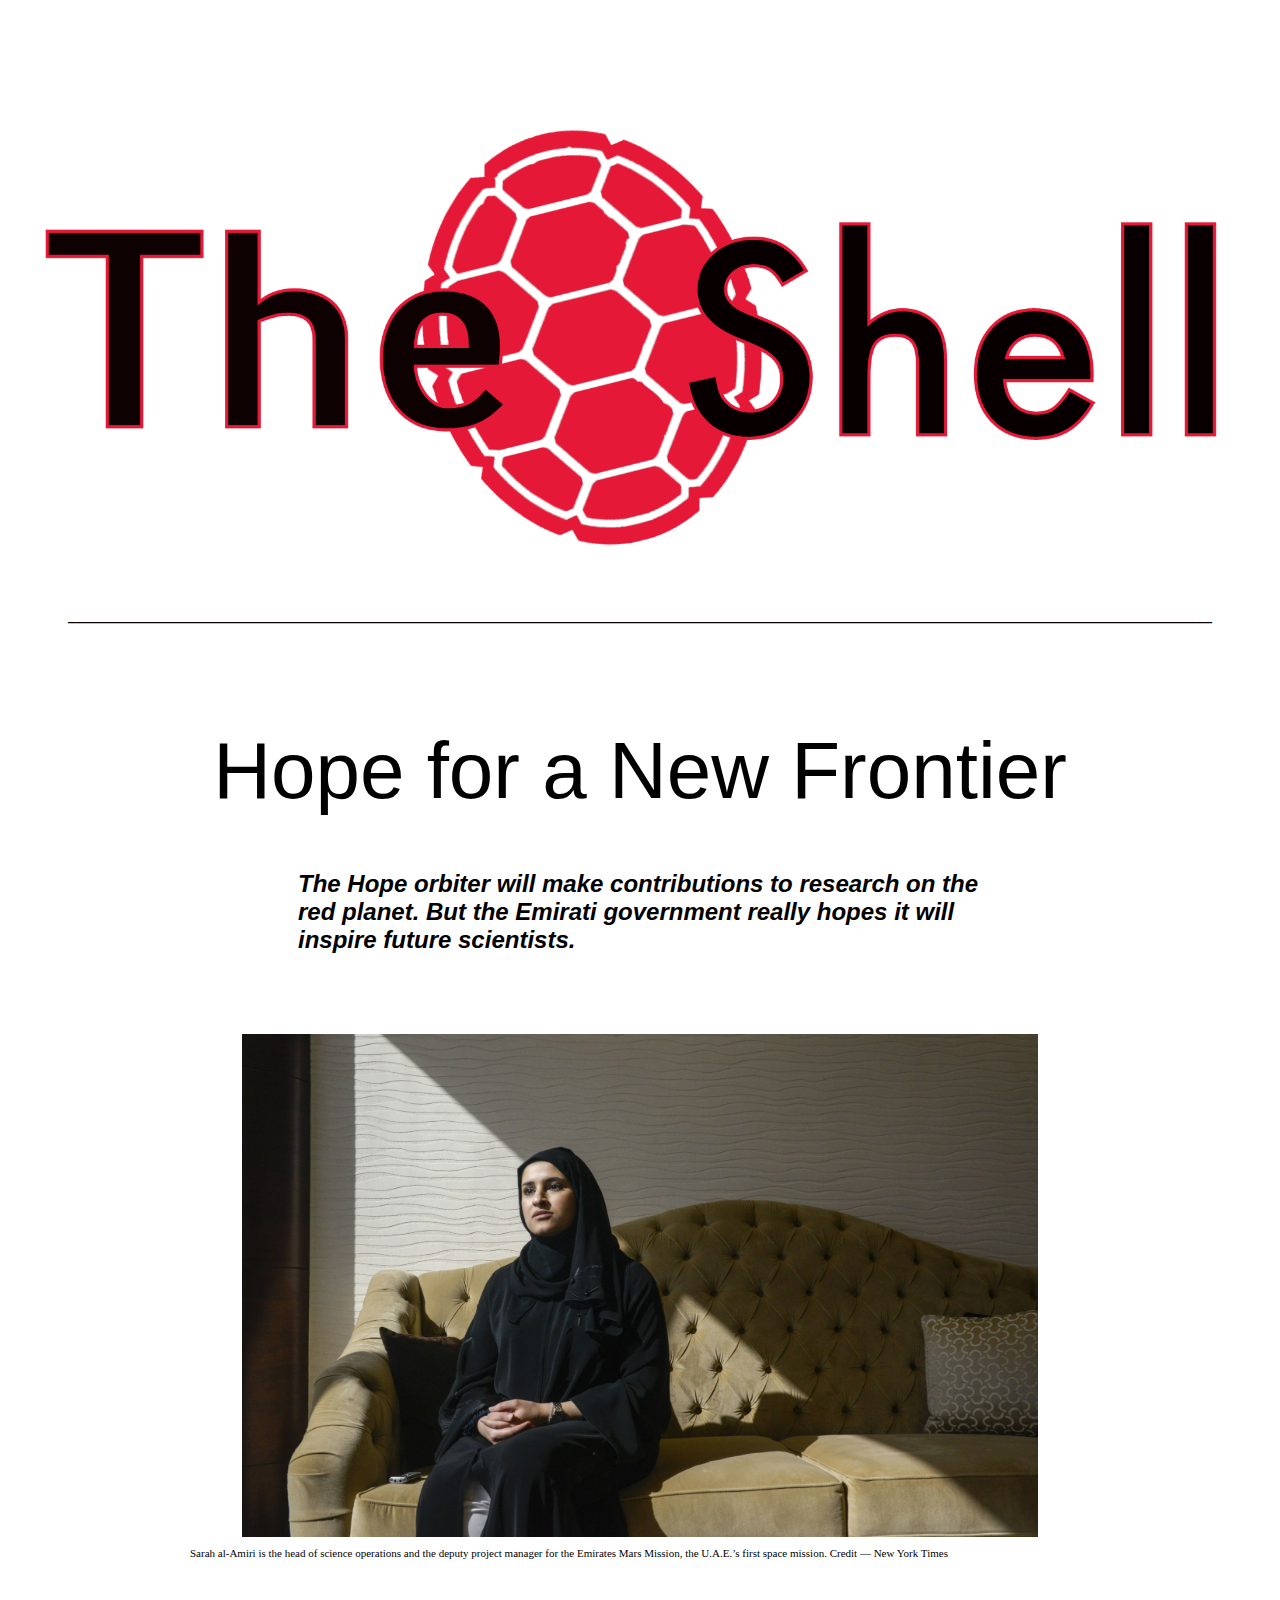
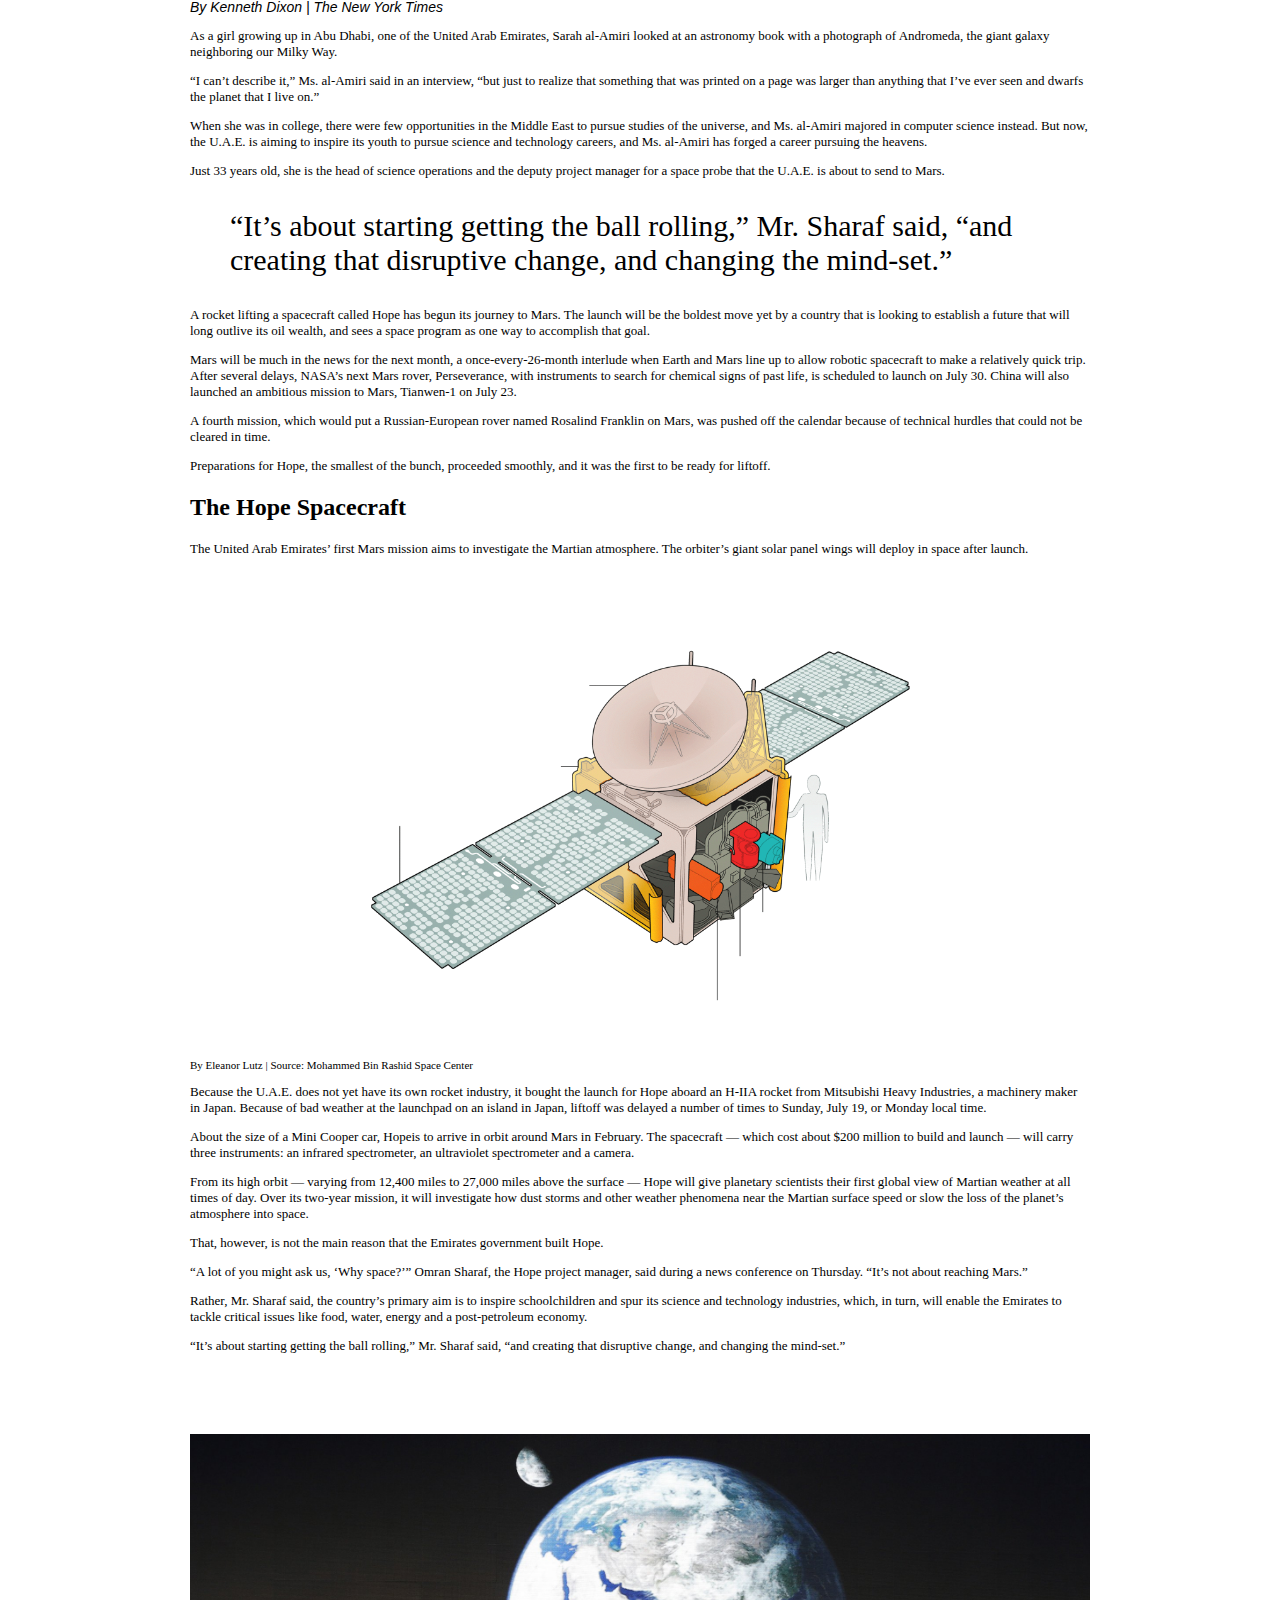
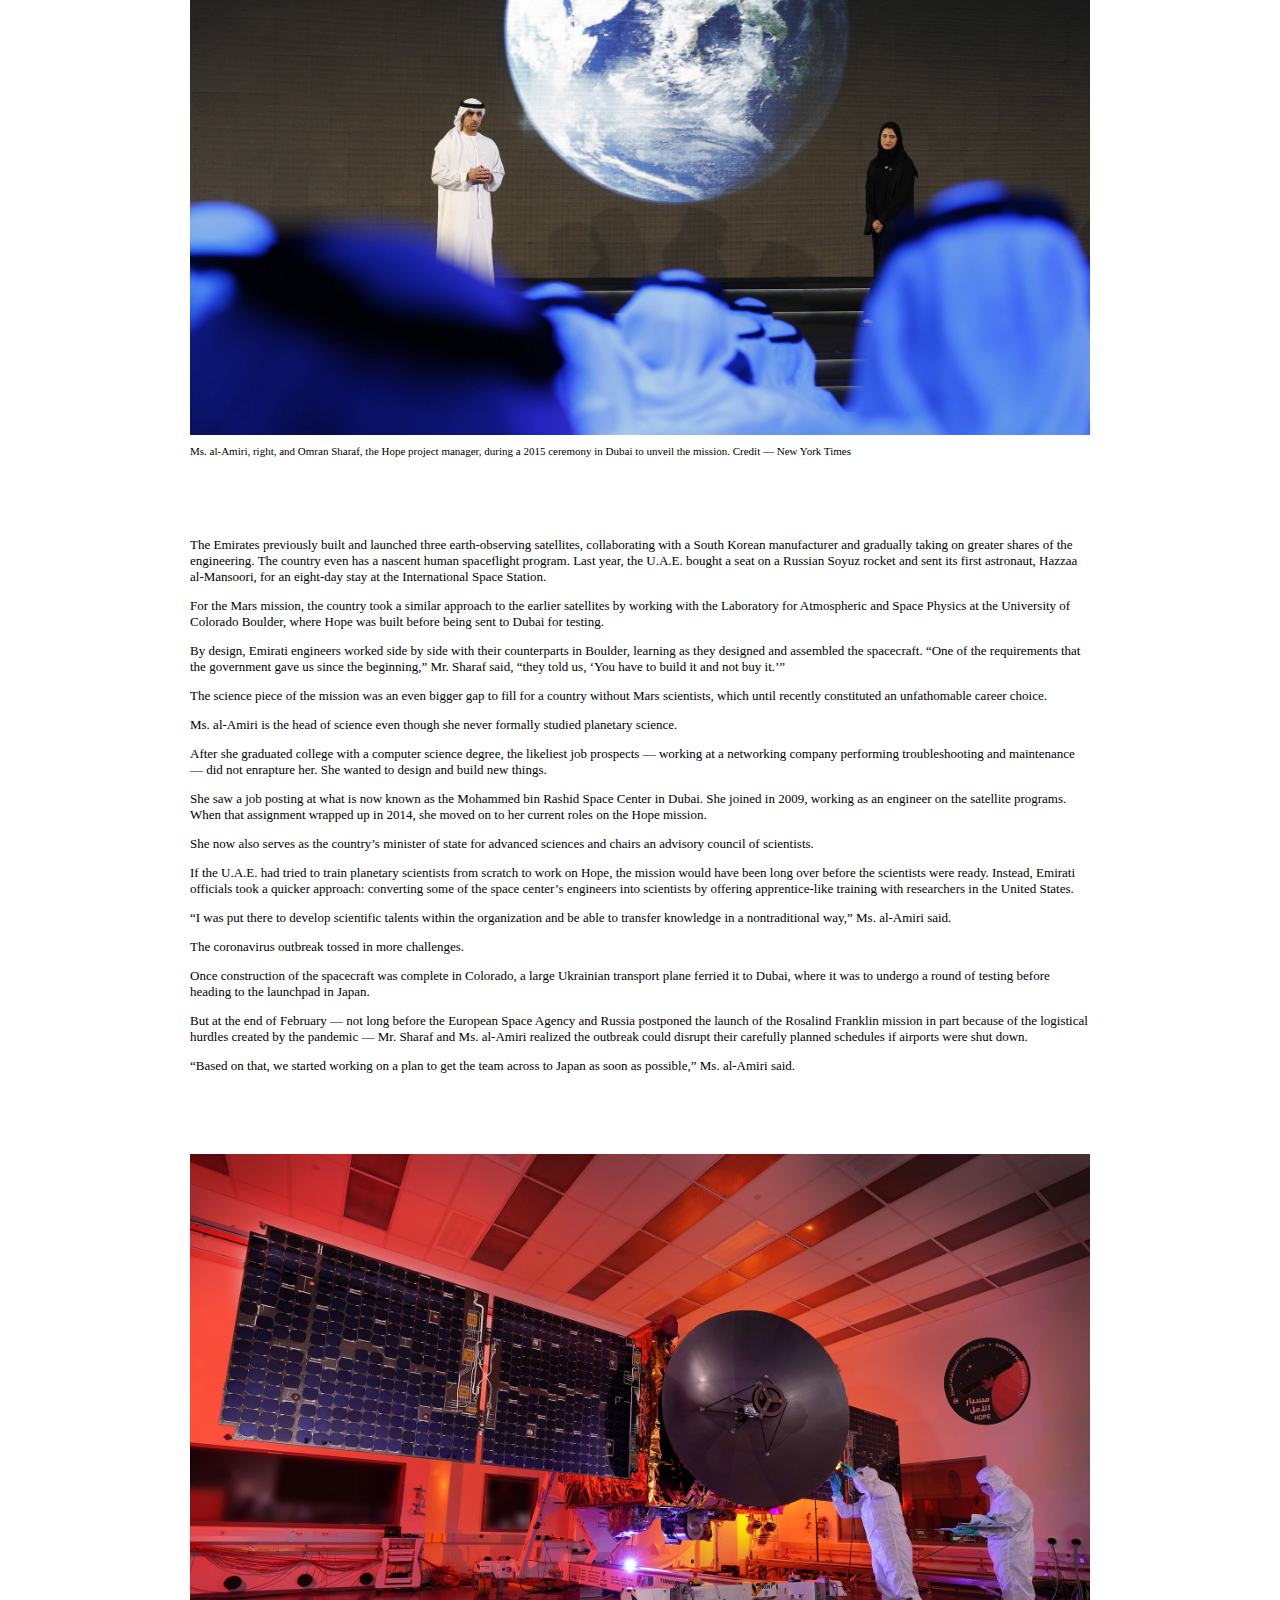
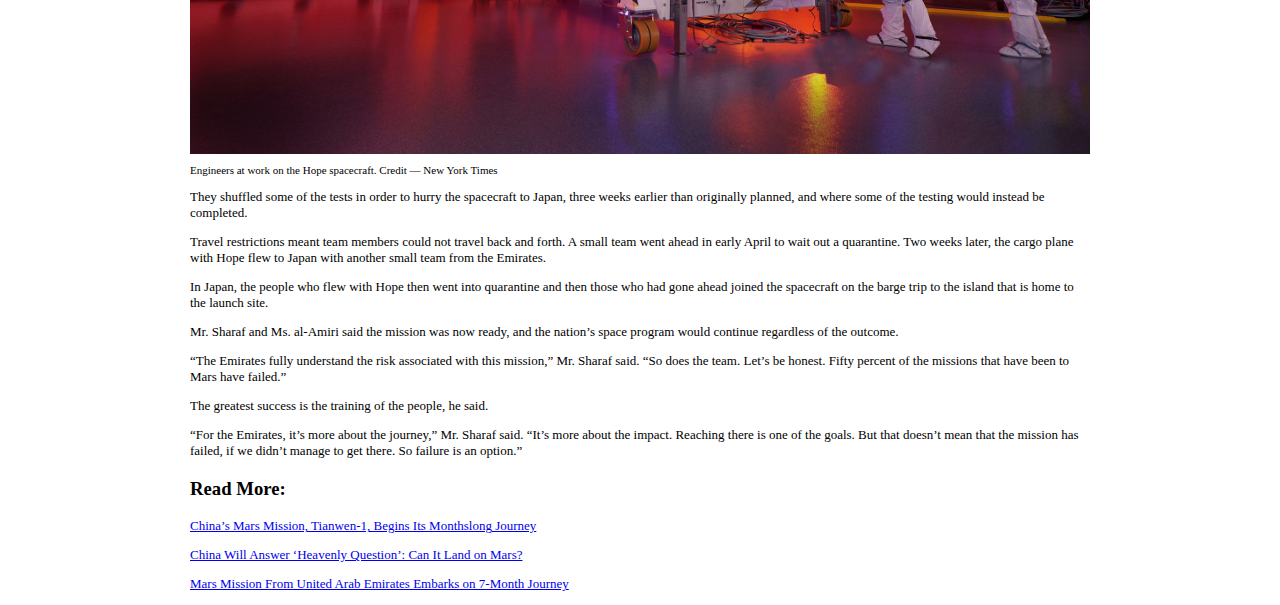
<file: LeffLayout/index.html>
<!DOCTYPE html>
<html lang="en">
  <head>
    <title>The Shell - Hope for a New Frontier</title>
    <link rel="stylesheet" type="text/css" href="style.css">

  </head>
    <body>
<img src="MASTHEAD.png" alt="masthead" class="masthead">

<h4>_______________________________________________________________________________________________________________________________________________</h4>

  <h1>Hope for a New Frontier</h1>
  <h5>The Hope orbiter will make contributions to research on the red planet. But the Emirati government really hopes it will inspire future scientists.</h5>

    <img src="uae-mars-1.jpg" alt="picture1" class="center">

    <div id="picture3">
  Sarah al-Amiri is the head of science operations and the deputy project manager for the Emirates Mars Mission, the U.A.E.’s first space mission. Credit — New York Times
  </div>

  <div id="content">



    <div id="byline">
      By Kenneth Dixon | The New York Times
    </div>


      <p>As a girl growing up in Abu Dhabi, one of the United Arab Emirates, Sarah al-Amiri looked at an astronomy book with a photograph of Andromeda, the giant galaxy neighboring our Milky Way.</p>

      <p>“I can’t describe it,” Ms. al-Amiri said in an interview, “but just to realize that something that was printed on a page was larger than anything that I’ve ever seen and dwarfs the planet that I live on.”</p>

      <p>When she was in college, there were few opportunities in the Middle East to pursue studies of the universe, and Ms. al-Amiri majored in computer science instead. But now, the U.A.E. is aiming to inspire its youth to pursue science and technology careers, and Ms. al-Amiri has forged a career pursuing the heavens.</p>

      <p>Just 33 years old, she is the head of science operations and the deputy project manager for a space probe that the U.A.E. is about to send to Mars.</p>

    <blockquote>
      “It’s about starting getting the ball rolling,” Mr. Sharaf said, “and creating that disruptive change, and changing the mind-set.”
    </blockquote>

      <p>A rocket lifting a spacecraft called Hope has begun its journey to Mars. The launch will be the boldest move yet by a country that is looking to establish a future that will long outlive its oil wealth, and sees a space program as one way to accomplish that goal.</p>

      <p>Mars will be much in the news for the next month, a once-every-26-month interlude when Earth and Mars line up to allow robotic spacecraft to make a relatively quick trip. After several delays, NASA’s next Mars rover, Perseverance, with instruments to search for chemical signs of past life, is scheduled to launch on July 30. China will also launched an ambitious mission to Mars, Tianwen-1 on July 23.</p>

      <p>A fourth mission, which would put a Russian-European rover named Rosalind Franklin on Mars, was pushed off the calendar because of technical hurdles that could not be cleared in time.</p>

      <p>Preparations for Hope, the smallest of the bunch, proceeded smoothly, and it was the first to be ready for liftoff.</p>

<h2>The Hope Spacecraft</h2>
<p>The United Arab Emirates’ first Mars mission aims to investigate the Martian atmosphere. The orbiter’s giant solar panel wings will deploy in space after launch.</p>

<div id="gif1">
  <img src="hope-spacecraft-graphic.gif" alt="picture2" class="center">
   By Eleanor Lutz | Source: Mohammed Bin Rashid Space Center
</div>

      <p>Because the U.A.E. does not yet have its own rocket industry, it bought the launch for Hope aboard an H-IIA rocket from Mitsubishi Heavy Industries, a machinery maker in Japan. Because of bad weather at the launchpad on an island in Japan, liftoff was delayed a number of times to Sunday, July 19, or Monday local time.</p>

      <p>About the size of a Mini Cooper car, Hopeis to arrive in orbit around Mars in February. The spacecraft — which cost about $200 million to build and launch — will carry three instruments: an infrared spectrometer, an ultraviolet spectrometer and a camera.</p>

      <p>From its high orbit — varying from 12,400 miles to 27,000 miles above the surface — Hope will give planetary scientists their first global view of Martian weather at all times of day. Over its two-year mission, it will investigate how dust storms and other weather phenomena near the Martian surface speed or slow the loss of the planet’s atmosphere into space.</p>

      <p>That, however, is not the main reason that the Emirates government built Hope.</p>

      <p>“A lot of you might ask us, ‘Why space?’” Omran Sharaf, the Hope project manager, said during a news conference on Thursday. “It’s not about reaching Mars.”</p>

      <p>Rather, Mr. Sharaf said, the country’s primary aim is to inspire schoolchildren and spur its science and technology industries, which, in turn, will enable the Emirates to tackle critical issues like food, water, energy and a post-petroleum economy.</p>

      <p>“It’s about starting getting the ball rolling,” Mr. Sharaf said, “and creating that disruptive change, and changing the mind-set.”</p>

<div id="picture1">
    <img src="uae-mars2.jpg" alt="picture3">
Ms. al-Amiri, right, and Omran Sharaf, the Hope project manager, during a 2015 ceremony in Dubai to unveil the mission. Credit — New York Times
</div>
      <p>The Emirates previously built and launched three earth-observing satellites, collaborating with a South Korean manufacturer and gradually taking on greater shares of the engineering. The country even has a nascent human spaceflight program. Last year, the U.A.E. bought a seat on a Russian Soyuz rocket and sent its first astronaut, Hazzaa al-Mansoori, for an eight-day stay at the International Space Station.</p>

      <p>For the Mars mission, the country took a similar approach to the earlier satellites by working with the Laboratory for Atmospheric and Space Physics at the University of Colorado Boulder, where Hope was built before being sent to Dubai for testing.</p>

      <p>By design, Emirati engineers worked side by side with their counterparts in Boulder, learning as they designed and assembled the spacecraft. “One of the requirements that the government gave us since the beginning,” Mr. Sharaf said, “they told us, ‘You have to build it and not buy it.’”

      <p>The science piece of the mission was an even bigger gap to fill for a country without Mars scientists, which until recently constituted an unfathomable career choice.</p>

      <p>Ms. al-Amiri is the head of science even though she never formally studied planetary science.</p>

      <p>After she graduated college with a computer science degree, the likeliest job prospects — working at a networking company performing troubleshooting and maintenance — did not enrapture her. She wanted to design and build new things.</p>

      <p>She saw a job posting at what is now known as the Mohammed bin Rashid Space Center in Dubai. She joined in 2009, working as an engineer on the satellite programs. When that assignment wrapped up in 2014, she moved on to her current roles on the Hope mission.</p>

      <p>She now also serves as the country’s minister of state for advanced sciences and chairs an advisory council of scientists.</p>

      <p>If the U.A.E. had tried to train planetary scientists from scratch to work on Hope, the mission would have been long over before the scientists were ready. Instead, Emirati officials took a quicker approach: converting some of the space center’s engineers into scientists by offering apprentice-like training with researchers in the United States.</p>

      <p>“I was put there to develop scientific talents within the organization and be able to transfer knowledge in a nontraditional way,” Ms. al-Amiri said.</p>

      <p>The coronavirus outbreak tossed in more challenges.</p>

      <p>Once construction of the spacecraft was complete in Colorado, a large Ukrainian transport plane ferried it to Dubai, where it was to undergo a round of testing before heading to the launchpad in Japan.</p>

      <p>But at the end of February — not long before the European Space Agency and Russia postponed the launch of the Rosalind Franklin mission in part because of the logistical hurdles created by the pandemic — Mr. Sharaf and Ms. al-Amiri realized the outbreak could disrupt their carefully planned schedules if airports were shut down.</p>

      <p>“Based on that, we started working on a plan to get the team across to Japan as soon as possible,” Ms. al-Amiri said.</p>
<div id="picture2">
        <img src="uae-mars3.jpg" alt="picture3">
      Engineers at work on the Hope spacecraft. Credit — New York Times
</div>
      <p>They shuffled some of the tests in order to hurry the spacecraft to Japan, three weeks earlier than originally planned, and where some of the testing would instead be completed.</p>

      <p>Travel restrictions meant team members could not travel back and forth. A small team went ahead in early April to wait out a quarantine. Two weeks later, the cargo plane with Hope flew to Japan with another small team from the Emirates.</p>

      <p>In Japan, the people who flew with Hope then went into quarantine and then those who had gone ahead joined the spacecraft on the barge trip to the island that is home to the launch site.</p>

      <p>Mr. Sharaf and Ms. al-Amiri said the mission was now ready, and the nation’s space program would continue regardless of the outcome.</p>

      <p>“The Emirates fully understand the risk associated with this mission,” Mr. Sharaf said. “So does the team. Let’s be honest. Fifty percent of the missions that have been to Mars have failed.”</p>

      <p>The greatest success is the training of the people, he said.</p>

      <p>“For the Emirates, it’s more about the journey,” Mr. Sharaf said. “It’s more about the impact. Reaching there is one of the goals. But that doesn’t mean that the mission has failed, if we didn’t manage to get there. So failure is an option.”</p>

<h3>Read More:</h3>
<p><a href="https://www.nytimes.com/2020/07/22/science/mars-china-launch.html?action=click&block=associated_collection_recirc&impression_id=8fa169b0-cd41-11ea-9e45-6dfedec6de97&index=0&pgtype=Article&region=footer">China’s Mars Mission, Tianwen-1, Begins Its Monthslong Journey</a></p>

<p><a href="https://www.nytimes.com/2020/07/22/science/china-mars-mission.html?action=click&block=associated_collection_recirc&impression_id=8fa169b1-cd41-11ea-9e45-6dfedec6de97&index=1&pgtype=Article&region=footer">China Will Answer ‘Heavenly Question’: Can It Land on Mars?</a></p>

<p><a href="https://www.nytimes.com/2020/07/19/science/emirates-mars-mission.html?action=click&block=associated_collection_recirc&impression_id=8fa169b2-cd41-11ea-9e45-6dfedec6de97&index=2&pgtype=Article&region=footer">Mars Mission From United Arab Emirates Embarks on 7-Month Journey</a></p>

    </div>


    </body>
</html>
</file>
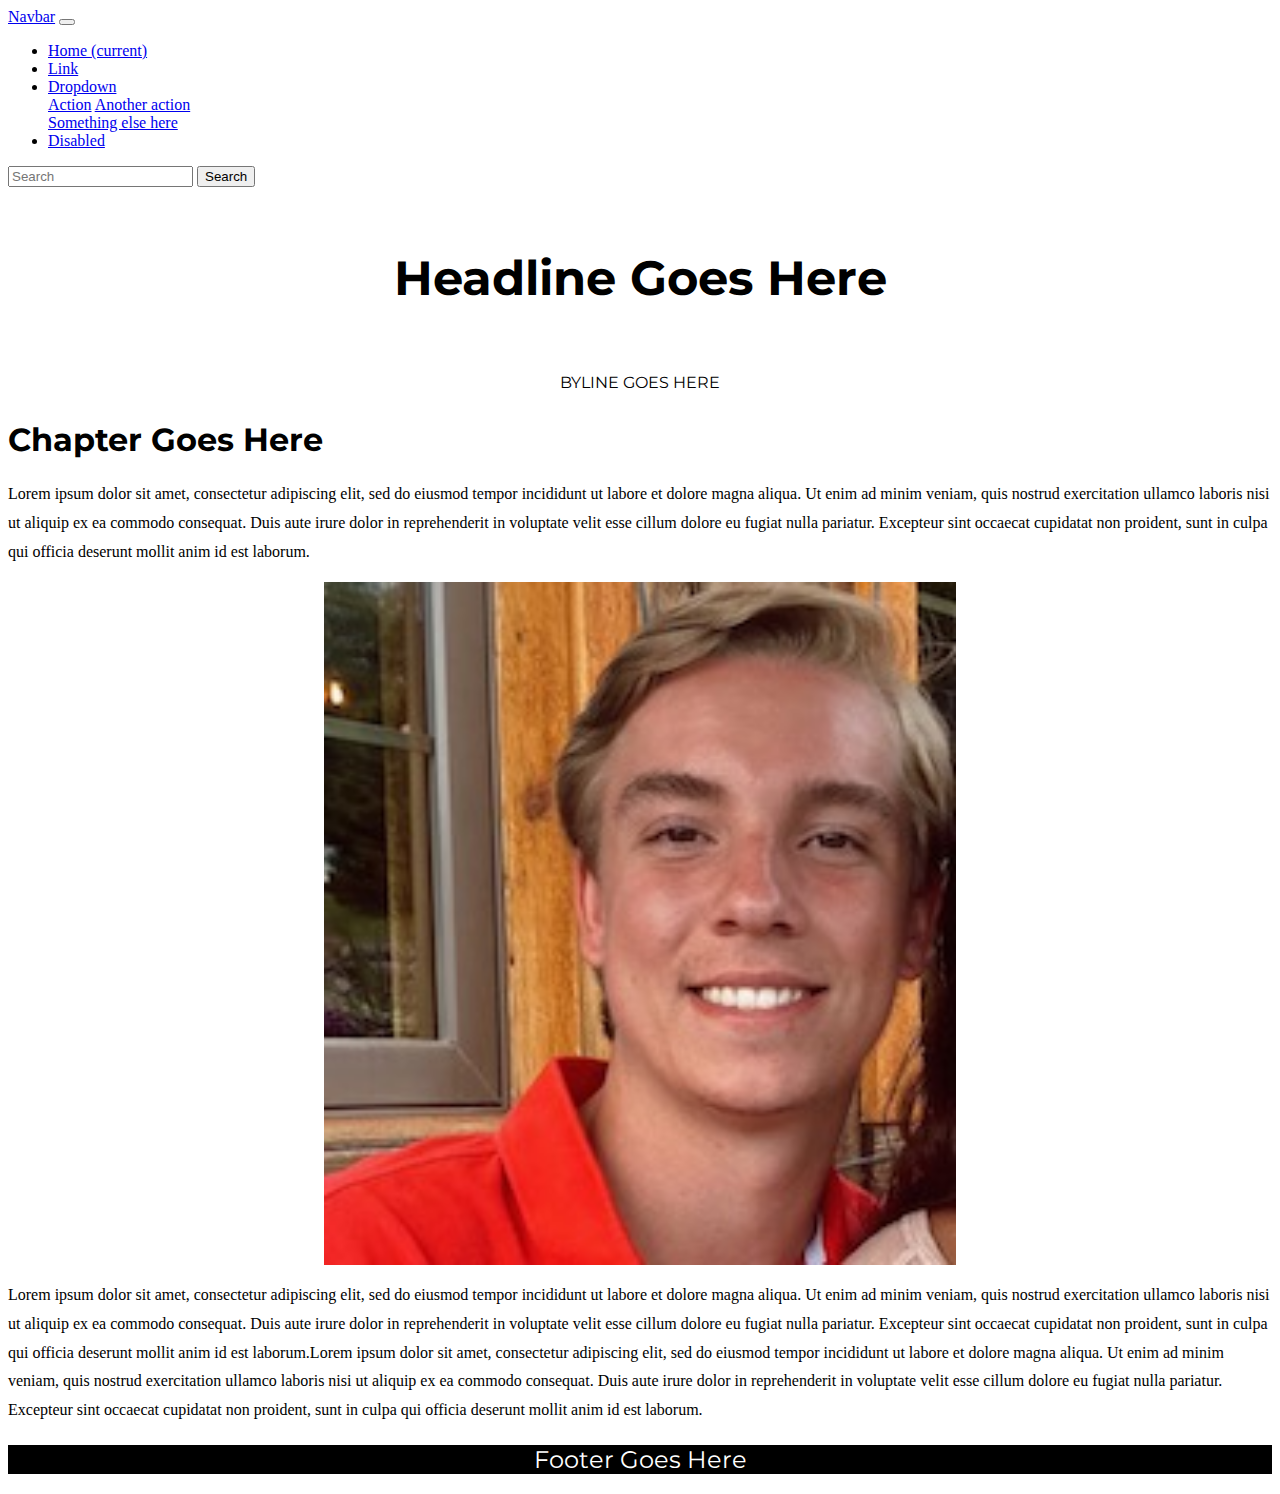
<file: html-frame/bootstrap-template.html>
<!DOCTYPE html>
<html lang="en">
  <head>
    <meta charset="utf-8">
    <meta name="viewport" content="width=device-width, initial-scale=1, shrink-to-fit=no">

    <title>Bootstrap Template</title>
    <meta name="description" contents="Merrill College of Journalism, UMD">
    <meta name="author" content="Connor Leff">

    <link rel="preconnect" href="https://fonts.gstatic.com">
  <link href="https://fonts.googleapis.com/css2?family=Montserrat&display=swap" rel="stylesheet">
  <link rel="styelsheet" href="https://stackpath.bootstrapcdn.com/bootstrap/4.4.1/css/bootstrap.min.css" integrity="sha384-Vkoo8x4CGsO3+Hhxv8T/Q5PaXtkKtu6ug5TOeNV6gBiFeWPGFN9MuhOf23Q9Ifjh" crossorigin="anonymous">
  <link rel="stylesheet" href="style.css">

  </head>

  <nav class="navbar navbar-expand-lg navbar-light bg-light">
  <a class="navbar-brand" href="#">Navbar</a>
  <button class="navbar-toggler" type="button" data-toggle="collapse" data-target="#navbarSupportedContent" aria-controls="navbarSupportedContent" aria-expanded="false" aria-label="Toggle navigation">
  <span class="navbar-toggler-icon"></span>
  </button>

  <div class="collapse navbar-collapse" id="navbarSupportedContent">
  <ul class="navbar-nav mr-auto">
   <li class="nav-item active">
     <a class="nav-link" href="#">Home <span class="sr-only">(current)</span></a>
   </li>
   <li class="nav-item">
     <a class="nav-link" href="#">Link</a>
   </li>
   <li class="nav-item dropdown">
     <a class="nav-link dropdown-toggle" href="#" id="navbarDropdown" role="button" data-toggle="dropdown" aria-haspopup="true" aria-expanded="false">
       Dropdown
     </a>
     <div class="dropdown-menu" aria-labelledby="navbarDropdown">
       <a class="dropdown-item" href="#">Action</a>
       <a class="dropdown-item" href="#">Another action</a>
       <div class="dropdown-divider"></div>
       <a class="dropdown-item" href="#">Something else here</a>
     </div>
   </li>
   <li class="nav-item">
     <a class="nav-link disabled" href="#" tabindex="-1" aria-disabled="true">Disabled</a>
   </li>
  </ul>
  <form class="form-inline my-2 my-lg-0">
   <input class="form-control mr-sm-2" type="search" placeholder="Search" aria-label="Search">
   <button class="btn btn-outline-success my-2 my-sm-0" type="submit">Search</button>
  </form>
  </div>
  </nav>

<body>

   <!-- jQuery first, then Popper.js, then Bootstrap JS -->
<script src="https://code.jquery.com/jquery-3.4.1.slim.min.js" integrity="sha384-J6qa4849blE2+poT4WnyKhv5vZF5SrPo0iEjwBvKU7imGFAV0wwj1yYfoRSJoZ+n" crossorigin="anonymous"></script>
<script src="https://cdn.jsdelivr.net/npm/popper.js@1.16.0/dist/umd/popper.min.js" integrity="sha384-Q6E9RHvbIyZFJoft+2mJbHaEWldlvI9IOYy5n3zV9zzTtmI3UksdQRVvoxMfooAo" crossorigin="anonymous"></script>
<script src="https://stackpath.bootstrapcdn.com/bootstrap/4.4.1/js/bootstrap.min.js" integrity="sha384-wfSDF2E50Y2D1uUdj0O3uMBJnjuUD4Ih7YwaYd1iqfktj0Uod8GCExl3Og8ifwB6" crossorigin="anonymous"></script>

<div class="container">

  <p class="headline">Headline Goes Here</p>

  <p class="byline">Byline Goes Here</p>

  <h1 class="chpater">Chapter Goes Here </h1>

  <p> Lorem ipsum dolor sit amet, consectetur adipiscing elit, sed do eiusmod tempor incididunt ut labore et dolore magna aliqua. Ut enim ad minim veniam, quis nostrud exercitation ullamco laboris nisi ut aliquip ex ea commodo consequat. Duis aute irure dolor in reprehenderit in voluptate velit esse cillum dolore eu fugiat nulla pariatur. Excepteur sint occaecat cupidatat non proident, sunt in culpa qui officia deserunt mollit anim id est laborum. </p>

  <img src="connorleff.jpeg" alt="picture of me" class="center">


  <p> Lorem ipsum dolor sit amet, consectetur adipiscing elit, sed do eiusmod tempor incididunt ut labore et dolore magna aliqua. Ut enim ad minim veniam, quis nostrud exercitation ullamco laboris nisi ut aliquip ex ea commodo consequat. Duis aute irure dolor in reprehenderit in voluptate velit esse cillum dolore eu fugiat nulla pariatur. Excepteur sint occaecat cupidatat non proident, sunt in culpa qui officia deserunt mollit anim id est laborum.Lorem ipsum dolor sit amet, consectetur adipiscing elit, sed do eiusmod tempor incididunt ut labore et dolore magna aliqua. Ut enim ad minim veniam, quis nostrud exercitation ullamco laboris nisi ut aliquip ex ea commodo consequat. Duis aute irure dolor in reprehenderit in voluptate velit esse cillum dolore eu fugiat nulla pariatur. Excepteur sint occaecat cupidatat non proident, sunt in culpa qui officia deserunt mollit anim id est laborum. </p>

<h2 class:"footer">Footer Goes Here </h2>

  </div>

</body>
  </html>
</file>
<file: ADVANCED RESUME/style.css>
#bball {
  display: block;
  margin-left: auto;
  margin-right: auto;
  width: 80%;
  opacity: 0.5;
}
#profile {
  display: block;
  margin-left: auto;
  margin-right: auto;
  width: 25%;
  position: absolute;
    top: 150px;
    left: 0px;
    right: 0px;
  border-radius: 50%;
  border:5px solid white;
    -webkit-border-radius: 500px;
    -moz-border-radius: 500px;
}
h1 {
  font-family: 'Montserrat', sans-serif;
  color: white;
  font-weight: bolder;
  text-align: center;
  background-color: black;
  position: absolute;
    top: 500px;
    left: 500px;
    right: 0px;
    bottom: 75px;
  border:5px solid white;
  width: 30%;
  padding-top: 10px;
}
h2 {
  font-family: 'Montserrat', sans-serif;
  color: white;
  text-align: center;
  font-size: 50px;
  position: absolute;
    top: 575px;
    left: 0px;
    right: 0px;
    bottom: 100px;
  text-transform: uppercase;
}
#LinkedIn {
  position: absolute;
    top: 630px;
    left: 525px;
    right: 25px;
    bottom: 100px;
  width: 7%;
}
#Twitter {
  position: absolute;
    top: 630px;
    left: 660px;
    right: 25px;
    bottom: 100px;
  width: 7%;
}
#Portfolio {
  position: absolute;
    top: 630px;
    left: 800px;
    right: 25px;
    bottom: 100px;
    width: 7%;
}
h3 {
  font-family: 'Montserrat', sans-serif;
  color: #FC082D;
  font-weight: bolder;
  text-align: center;
  font-size: 50px;
  position: absolute;
    top: 410px;
    left: 0px;
    right: 25px;
    bottom: 100px;
}
#double {
  font-size: 40px;
  padding-top: 50px;
  padding-bottom: 10px;margin-left: 50px;
  margin-right: 50px;
  text-transform: none;
  color: white;
}
#university {
  font-size: 30px;
  margin-left: 50px;
  margin-right: 50px;
  text-transform: none;
  color: white;
}
#graduation {
  font-size: 30px;
  padding-top: 10px;
  padding-bottom: 50px;margin-left: 50px;
  margin-right: 50px;
  text-transform: none;
  color: white;
  margin-bottom: 150px;
}

.container-fluid {
font-family: 'Montserrat', sans-serif;
}
.container {
  font-family: 'Montserrat', sans-serif;
  color: white;
  text-align: center;
  position: absolute;
    top: 750px;
    left: 0px;
    right: 25px;
    bottom: 100px;
  font-size: 60px;
  text-transform: uppercase;
  color: #FAF22D;
}
p {
  font-family: Georgia, sans-serif;
  text-align: left;
  font-size: 30px;
  margin-left: 50px;
  margin-right: 50px;
  padding-top: 50px;
  padding-bottom: 150px;
  text-transform: none;
  color: white;
}
#line {
  color: #FC082D;
  margin-bottom: 20px;
}
#education {
  text-align: center;
  font-size: 30px;
  margin-left: 50px;
  margin-right: 50px;
  padding-top: 50px;
  padding-bottom: 50px;
  color: #ED0024;
}
.position {
font-size: 30px;
color: white;
margin-left: 50px;
margin-right: 50px;
padding-top: 50px;
padding-bottom: 0px;
}
.time {
  font-size: 25px;
  color: white;
  padding-bottom: 30px;
}
.description {
  font-size: 20px;
  color: white;
  text-transform: none;
  margin-left: 80px;
  margin-right: 80px;
  margin-bottom: 150px;
  font-family: Georgia, sans-serif;
}
#line2 {
  color: #FC082D;
  margin-top: -65px;
  margin-bottom: 10px;
}

#leadership {
  font-size: 35px;
  text-transform: none;
  position:absolute;
  top: 2830px;
  left: 0px;
  right: 90px;
  bottom: 0px;
  color: black;
}
#skillpic {
  display: block;
  margin-left: auto;
  margin-right: auto;
  width: 30%;
  border-radius: 70%;
  border:5px solid white;
    -webkit-border-radius: 500px;
    -moz-border-radius: 500px;
  margin-bottom: 10px;
}
  #creativity {
    font-size: 35px;
    text-transform: none;
    position:absolute;
    top: 3050px;
    left: 0px;
    right: 90px;
    bottom: 0px;
    color: black;
}
  #teamwork {
    font-size: 35px;
    text-transform: none;
    position:absolute;
    top: 3270px;
    left: 0px;
    right: 90px;
    bottom: 0px;
    color: black;
  }
#camera {
  font-size: 35px;
  text-transform: none;
  position:absolute;
  top: 3500px;
  left: 0px;
  right: 90px;
  bottom: 0px;
  color: black;
}
#copyright {
  font-size: 10px;
  text-align: right;
  color: gray;
  margin-right: 0px;
  margin-left: 0px;
}
</file>
<file: data-viz-project/style.css>
body {
    overflow-x: hidden;
}

.masthead {
  display: block;
  margin-left: auto;
  margin-right: auto;
  margin-bottom: auto;
  width: 100%;
}

h1 {
text-align: center;
font-size: 6.0em;
font-family: 'Playball',cursive;
color: #122D5F;
margin-right: auto;
margin-left: auto;
}

#explain {
text-align: left;
font-family: 'Playball', cursive;
font-size: 2.3em;
padding-bottom: 40px;
color: #7A7D83;
}

#byline {
  font-family: 'Lato', sans-serif;
  font-size: 1.5em;
  font-style: italic;
  font-weight: bold;
  margin-bottom: 40px;
  color: #122D5F;
}

.picture {
  width: 100%;
  display: block;
  margin-left: auto;
  margin-right: auto;
  margin-bottom: auto;
}

.title {
  display: block;
  margin-left: auto;
  margin-right: auto;
  margin-bottom: auto;
  width: 100%;
  padding-bottom: 10px;
}

#caption {
  font-family: 'Lato', sans-serif;
  font-size: 0.7em;
  text-align: center;
  padding-top: 10px;
}

.captions {
  font-family: 'Lato', sans-serif;
  font-size: 0.7em;
  padding-bottom: 20px;
}

blockquote {
  border-left: 10px solid #ccc;
  padding: 0.5em 10px;
  font-family: 'Playball', cursive;
  color: #122D5F;
  font-size: 2.5em;
}

blockquote:before {
  color: #ccc;
  content: open-quote;
  font-size: 6em;
  line-height: 0em;
  vertical-align: -0.4em;
}
blockquote p {
  display: inline;
}

p {
  font-size: 1.0em;
  font-family: 'Lato', sans-serif;
  line-height: 1.7em;
  padding-bottom: 10px;
  padding-top: 10px;
}

.text {
  display: block;
  margin: 0 auto;
  width: 60%;
  padding-bottom: 20px;
}

.captions2 {
  font-family: 'Lato', sans-serif;
  font-size: 0.1em;
  padding-bottom: 20px;
  padding-top: 10px;
}

.container {
  display: block;
  margin-left: auto;
  margin-right: auto;
  margin-top: auto;
  margin-bottom: auto;
  width: 900px;
}

.container-fluid {
  width: auto;
}

.drop {
  display: block;
  margin: 0 auto;
  font-family: 'Lato', sans-serif;
  font-size: 1.0em;
  line-height: 1.7em;
  padding-top: 10px;
}

.drop:first-letter {
  float: left;
  font-size: 7.0em;
  line-height: 0.8;
  font-weight: bold;
  margin-right: 15px;
  font-family: 'Lato', sans-serif;
}

h3 {
  font-family: 'Lato,' sans-serif;
  text-align: center;
  background-color: #122D5F;
  color: #ccc;
  height: 30px;


  padding-top: 10px;
}
</file>
<file: FINAL/style.css>
.masthead {
  display: block;
  margin-left: auto;
  margin-right: auto;
  margin-bottom: auto;
  width: 100%;
}
h1 {
text-align: center;
font-size: 6.5em;
font-family: 'Playball',cursive;
color: #122D5F;
}
#explain {
text-align: left;
font-family: 'Playball', cursive;
width: 1150px;
margin: 0 auto;
font-size: 2.3em;
padding-bottom: 40px;
color: #7A7D83;
}
#byline {
  font-family: 'Lato,' sans-serif;
  font-size: 1.5em;
  font-style: italic;
  font-weight: bold;
  width: 1150px;
  margin: 0 auto;
  margin-bottom: 40px;
  color: #122D5F;
}

.picture {
  width: 80%;
  display: block;
  margin-left: auto;
  margin-right: auto;
  margin-bottom: auto;
}

.title {
  display: block;
  margin-left: auto;
  margin-right: auto;
  margin-bottom: auto;
  width: 100%;
  padding-bottom: 10px;
}

#caption {
  font-family: 'Lato,' sans-serif;
  font-size: 0.7em;
  text-align: center;
  padding-top: 10px;
}

.captions {
  font-family: font-family: 'Lato,' sans-serif;
  font-size: 0.7em;
  padding-bottom: 20px;
}
blockquote {
  border-left: 10px solid #ccc;
  padding: 0.5em 10px;
  font-family: 'Playball', cursive;
  color: #122D5F;
  font-size: 2.5em;
}
blockquote:before {
  color: #ccc;
  content: open-quote;
  font-size: 6em;
  line-height: 0em;
  vertical-align: -0.4em;
}
blockquote p {
  display: inline;
}

p {
  font-size: 1.0em;
  font-family: 'Lato,' sans-serif;
  line-height: 1.7em;
  padding-bottom: 10px;
  padding-top: 10px;
}
.text {
  display: block;
  margin: 0 auto;
  width: 60%;
  padding-bottom: 20px;
}
h4 {
    text-align: center;
    font-style: bold;
    padding-bottom: 20px;
  }
}
.captions2 {
  font-family: font-family: 'Lato,' sans-serif;
  font-size: 0.1em;
  padding-bottom: 20px;
  text-align: center;
}
.container {
  display: block;
  margin: 0 auto;
  width: 900px;
}
.drop {
  display: block;
  margin: 0 auto;
  width: 900px;
  font-size: 1.0em;
  font-family: 'Lato,' sans-serif;
  line-height: 1.7em;
  padding-top: 10px;
}
.drop:first-letter {
  float: left;
  font-size: 7.0em;
  line-height: 0.8;
  font-weight: bold;
  margin-right: 15px;
}

h3 {
  font-family: 'Lato,' sans-serif;
  text-align: center;
  background-color: #122D5F;
  color: #ccc;
  height: 30px;
  padding-top: 10px;
}
</file>
<file: LeffLayout/style.css>
#content {
  margin: 0 auto;
  width: 900px;
}
h1 {
  text-align: center;
  font-size: 5em;
  font-family: Helvetica, sans-serif;
  font-weight: 400;
}
#byline {
  font-family: Helvetica, sans-serif;
  font-size: 14px;
  font-style: italic;
  margin-top: 40px;
}
p {
  font-family: georgia, serif;
  font-size: 13px;
}
.center {
  display: block;
  margin-left: auto;
  margin-right: auto;
  margin-bottom: 10px;
  width: 63%;
}
img {
  display: block;
  margin-left: auto;
  margin-right: auto;
  margin-bottom: 10px;
  margin-top: 80px;
  width: 100%;
}
#gif1 {
  font-size: 11px;
}
#picture1 {
  font-size: 11px;
  margin-bottom: 80px;
}
#picture2 {
  font-size: 11px;
}
#picture3 {
  font-size: 11px;
  margin: 0 auto;
  width: 900px;
}
blockquote {
  font-size: 30px;
}
h4 {
  text-align: center;
  margin-bottom: 100px;
  font-style: bold;
}
h5 {
  text-align: left;
  font-size: 1.5em;
  font-family: Helvetica, sans-serif;
  margin-left: 290px;
  margin-right: 290px;
  font-style: italic;
}
.masthead {
  width: 100%;
  align: center;
}
</file>
<file: html-frame/style.css>
.headline {
  font-size: 3em;
  font-weight: 700;
  text-align: center;
  font-family: 'Montserrat', sans-serif;
}

.byline {
  font-size: 1em;
  text-transform: uppercase;
  font-family: 'Montserrat', sans-serif;
  text-align: center;
}

p {
  font-family: georgia, serif;
  line-height: 180%;
}

.center {
  display: block;
  margin-left: auto;
  margin-right: auto;
  width: 50%;
}

h1 {
  font-size: 2em;
  font-family: 'Montserrat', sans-serif;
  font-weight: bold;
}

h2 {
  font-size: 1.5em;
  color: white;
  text-align: center;
  font-family: 'Montserrat', sans-serif;
  background-color: black;
  background-size: 100%;
  font-weight: 400;
  width: 100%;
  min-width: 1200px;
</file>
